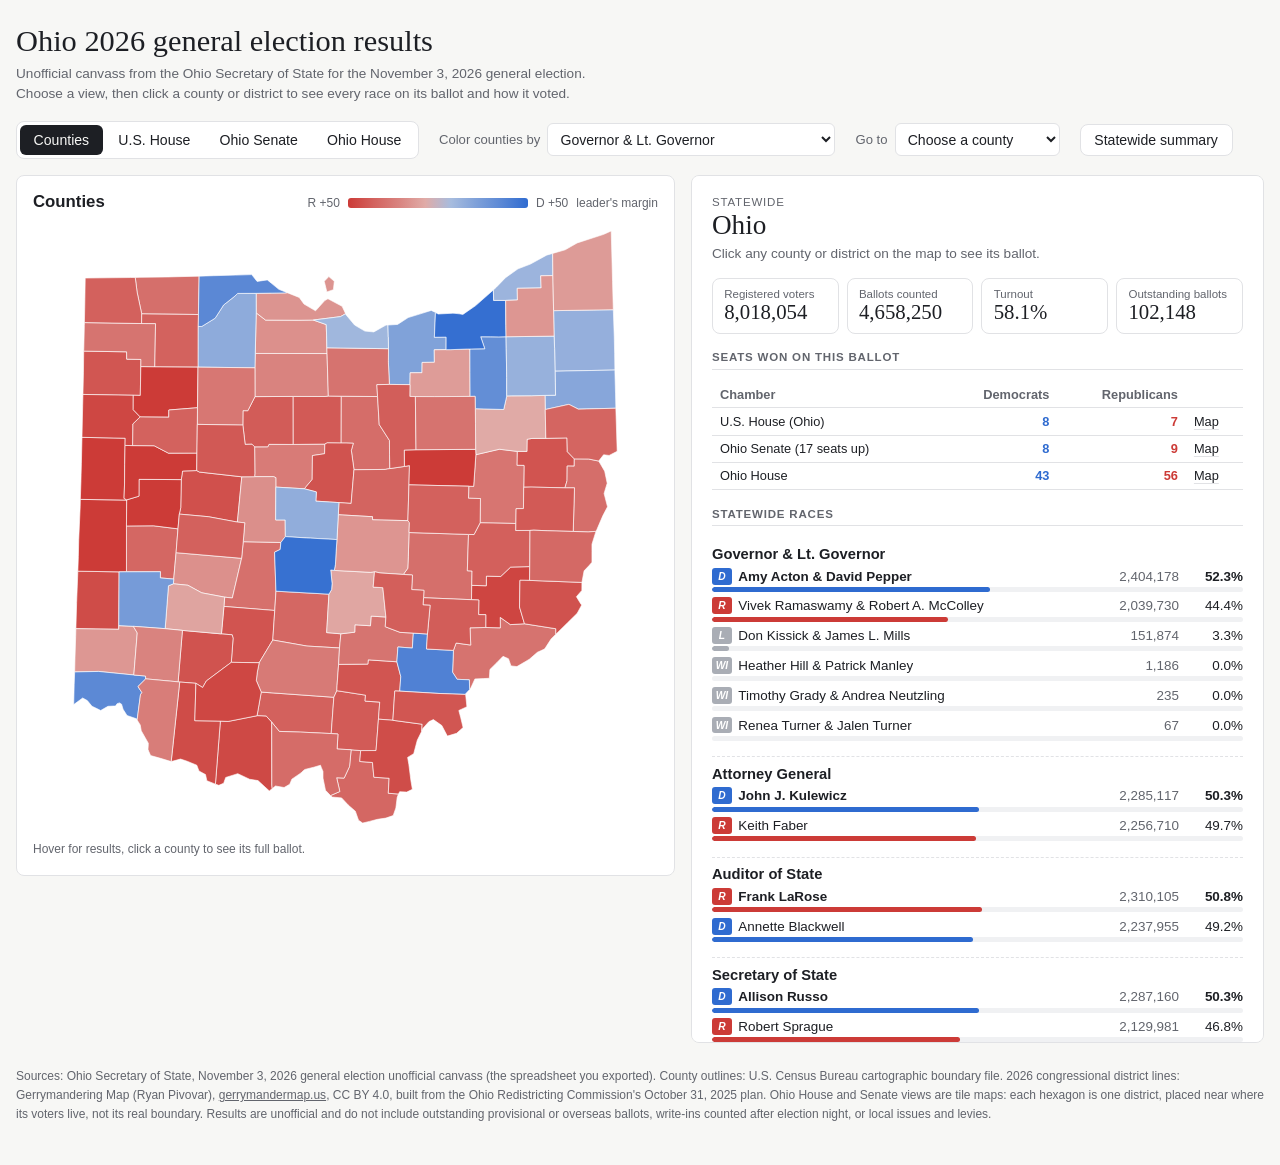
<file: ohio-2026-results-map.html>
<!doctype html>
<html lang="en">
<head>
<meta charset="utf-8">
<meta name="viewport" content="width=device-width, initial-scale=1">
<title>Ohio 2026 Results Map</title>
<style>
/* Layout: header with view controls, then map (left) beside a scrolling ballot panel (right); stacks at phone width. */
:root {
  --font-sans: -apple-system, BlinkMacSystemFont, "Segoe UI", Roboto, Helvetica, Arial, sans-serif;
  --font-serif: Georgia, "Times New Roman", serif;
  --bg: #f7f7f5; --fg: #1d1f24; --muted: #62656d; --panel: #ffffff; --line: #e1e2e5;
  --dem: #2f6bd0; --rep: #cc3b37; --oth: #a9adb5;
  --map-neutral: #eceae6; --map-ghost: #ecedef; --map-stroke: #ffffff; --map-mesh: #ffffff;
  --turnout-lo: #eef1f0; --turnout-hi: #2c7a72;
  --pop-bg: #ffffff; --pop-border: #d5d7db; --pop-shadow: 0 4px 16px rgba(0,0,0,.12);
  --chip: #f0f1f3; --focus: #1d1f24;
  --radius: 8px;
  color-scheme: light;
}
@media (prefers-color-scheme: dark) {
  :root:not([data-theme="light"]) {
    --bg: #16171a; --fg: #ececee; --muted: #a2a5ad; --panel: #1f2024; --line: #33353b;
    --dem: #4f86e6; --rep: #e0574f; --oth: #6d717a;
    --map-neutral: #34363c; --map-ghost: #2a2c31; --map-stroke: #16171a; --map-mesh: #16171a;
    --turnout-lo: #2a2e2e; --turnout-hi: #4fb3a8;
    --pop-bg: #26282d; --pop-border: #3a3c42; --pop-shadow: 0 4px 16px rgba(0,0,0,.5);
    --chip: #2b2d32; --focus: #ececee;
    color-scheme: dark;
  }
}
:root[data-theme="dark"] {
  --bg: #16171a; --fg: #ececee; --muted: #a2a5ad; --panel: #1f2024; --line: #33353b;
  --dem: #4f86e6; --rep: #e0574f; --oth: #6d717a;
  --map-neutral: #34363c; --map-ghost: #2a2c31; --map-stroke: #16171a; --map-mesh: #16171a;
  --turnout-lo: #2a2e2e; --turnout-hi: #4fb3a8;
  --pop-bg: #26282d; --pop-border: #3a3c42; --pop-shadow: 0 4px 16px rgba(0,0,0,.5);
  --chip: #2b2d32; --focus: #ececee;
  color-scheme: dark;
}
* { box-sizing: border-box; }
[hidden] { display: none !important; }
html, body { margin: 0; }
body { background: var(--bg); color: var(--fg); font-family: var(--font-sans); font-size: 14px;
  padding-block: 1.5rem 2.5rem; padding-left: max(16px, env(safe-area-inset-left, 0px)); padding-right: max(16px, env(safe-area-inset-right, 0px)); }
.wrap { max-width: 1320px; margin-inline: auto; display: flex; flex-direction: column; gap: 1rem; }
header h1 { font-family: var(--font-serif); font-weight: 400; font-size: 1.9rem; margin: 0 0 .3rem; text-wrap: balance; }
header p { margin: 0; color: var(--muted); font-size: .85rem; line-height: 1.5; max-width: 80ch; }
.controls { display: flex; flex-wrap: wrap; gap: .75rem 1.25rem; align-items: center; }
.seg { display: inline-flex; background: var(--panel); border: 1px solid var(--line); border-radius: var(--radius); padding: 3px; gap: 2px; flex-wrap: wrap; }
.seg button { font: inherit; font-size: .88rem; border: 0; background: transparent; color: var(--fg); padding: .45rem .85rem; border-radius: 6px; cursor: pointer; }
.seg button[aria-pressed="true"] { background: var(--fg); color: var(--bg); }
.seg button:hover:not([aria-pressed="true"]) { background: var(--chip); }
.field { display: inline-flex; align-items: center; gap: .45rem; font-size: .82rem; color: var(--muted); }
select { font: inherit; font-size: .88rem; color: var(--fg); background: var(--panel); border: 1px solid var(--line); border-radius: 6px; padding: .4rem .5rem; max-width: 18rem; }
button:focus-visible, select:focus-visible, [tabindex]:focus-visible { outline: 2px solid var(--focus); outline-offset: 2px; }
.main { display: grid; grid-template-columns: minmax(0, 1.15fr) minmax(0, 1fr); gap: 1rem; align-items: start; }
@media (max-width: 900px) { .main { grid-template-columns: minmax(0, 1fr); } }
.card { background: var(--panel); border: 1px solid var(--line); border-radius: var(--radius); }
.mapcard { position: sticky; top: 1rem; padding: 1rem; display: flex; flex-direction: column; gap: .6rem; min-width: 0; }
@media (max-width: 900px) { .mapcard { position: static; } }
.maphead { display: flex; justify-content: space-between; align-items: baseline; gap: .5rem 1rem; flex-wrap: wrap; }
.maphead h2 { margin: 0; font-size: 1.05rem; font-weight: 600; }
.legend { display: flex; align-items: center; gap: .5rem; font-size: .75rem; color: var(--muted); font-variant-numeric: tabular-nums; }
.legend .ramp { width: 180px; max-width: 40vw; height: 10px; border-radius: 3px; }
.mapbox { position: relative; }
#map { display: block; width: 100%; height: auto; max-height: calc(100vh - 290px); min-height: 320px; }
#map .shape { cursor: pointer; stroke: var(--map-stroke); stroke-width: 1; transition: opacity .15s; }
#map .shape:hover { stroke: var(--fg); stroke-width: 2; }
#map .shape.sel { stroke: var(--fg); stroke-width: 3.2; }
#map .shape.dim { opacity: .5; }
#map .ghost { fill: var(--map-ghost); stroke: var(--map-stroke); stroke-width: 1; pointer-events: none; }
#map .ghost.hl { fill: var(--map-neutral); stroke: var(--muted); }
#map .mesh { fill: none; stroke: var(--map-mesh); stroke-width: .8; stroke-opacity: .55; pointer-events: none; }
#map text { font-family: var(--font-sans); pointer-events: none; font-variant-numeric: tabular-nums; }
#map .lbl { font-size: 15px; font-weight: 600; text-anchor: middle; dominant-baseline: central; paint-order: stroke; stroke-width: 3px; stroke-linejoin: round; }
.mapnote { margin: 0; font-size: .75rem; color: var(--muted); line-height: 1.45; }
.tip { position: absolute; pointer-events: none; background: var(--pop-bg); border: 1px solid var(--pop-border); border-radius: var(--radius); box-shadow: var(--pop-shadow); padding: .4rem .6rem; font-size: .78rem; z-index: 5; min-width: 11rem; max-width: 16rem; font-variant-numeric: tabular-nums; }
.tip b { display: block; font-size: .85rem; margin-bottom: .15rem; }
.tip .r { display: flex; justify-content: space-between; gap: .75rem; }
.panel { padding: 1.25rem; display: flex; flex-direction: column; gap: 1.1rem; min-width: 0; max-height: calc(100vh - 2rem); overflow: auto; position: sticky; top: 1rem; }
@media (max-width: 900px) { .panel { max-height: none; position: static; } }
.eyebrow { font-size: .72rem; text-transform: uppercase; letter-spacing: .07em; color: var(--muted); margin: 0 0 .15rem; }
.panel h2 { font-family: var(--font-serif); font-weight: 400; font-size: 1.7rem; margin: 0; line-height: 1.15; }
.sub { color: var(--muted); font-size: .85rem; margin: .25rem 0 0; }
.stats { display: grid; grid-template-columns: repeat(auto-fit, minmax(7.5rem, 1fr)); gap: .5rem; }
.stat { border: 1px solid var(--line); border-radius: var(--radius); padding: .55rem .7rem; }
.stat span { display: block; font-size: .72rem; color: var(--muted); }
.stat strong { font-family: var(--font-serif); font-weight: 400; font-size: 1.3rem; font-variant-numeric: tabular-nums; }
.group h3 { font-size: .72rem; text-transform: uppercase; letter-spacing: .07em; color: var(--muted); margin: 0 0 .5rem; padding-bottom: .35rem; border-bottom: 1px solid var(--line); font-weight: 600; }
.group { display: flex; flex-direction: column; gap: .2rem; }
.race { padding: .55rem 0 .75rem; display: flex; flex-direction: column; gap: .35rem; }
.race + .race { border-top: 1px dashed var(--line); }
.rt { display: flex; align-items: baseline; justify-content: space-between; gap: .5rem; flex-wrap: wrap; }
.rt h4 { margin: 0; font-size: .92rem; font-weight: 600; }
.rt a, .linkbtn { color: inherit; font: inherit; background: none; border: 0; padding: 0; cursor: pointer; text-decoration: underline; text-decoration-color: var(--line); text-underline-offset: 3px; text-align: left; }
.rt a:hover, .linkbtn:hover { text-decoration-color: currentColor; }
.chips { display: inline-flex; gap: .3rem; flex-wrap: wrap; }
.chip { font-size: .68rem; padding: .1rem .45rem; border-radius: 999px; background: var(--chip); color: var(--muted); white-space: nowrap; }
.rnote { font-size: .74rem; color: var(--muted); margin: 0; }
.cand { display: grid; grid-template-columns: minmax(0, 1fr) auto 3.4rem; gap: .15rem .6rem; align-items: center; font-size: .84rem; font-variant-numeric: tabular-nums; }
.cand .nm { display: flex; align-items: center; gap: .4rem; min-width: 0; }
.cand .nm span { overflow: hidden; text-overflow: ellipsis; white-space: nowrap; }
.cand .vt { color: var(--muted); text-align: right; }
.cand .pc { text-align: right; }
.cand.lead .nm span, .cand.lead .pc { font-weight: 700; }
.cand .bar { grid-column: 1 / -1; height: 5px; background: var(--chip); border-radius: 3px; overflow: hidden; }
.cand .bar i { display: block; height: 100%; border-radius: 3px; }
.pt { flex: none; font-size: .64rem; font-weight: 700; width: 1.25rem; height: 1.05rem; display: inline-grid; place-items: center; border-radius: 3px; color: #fff; }
.pt.D { background: var(--dem); } .pt.R { background: var(--rep); } .pt.L, .pt.WI, .pt.NP { background: var(--oth); }
.check { color: var(--muted); font-size: .72rem; white-space: nowrap; }
.tbl { overflow-x: auto; }
table { border-collapse: collapse; width: 100%; font-size: .8rem; font-variant-numeric: tabular-nums; }
th { text-align: left; color: var(--muted); font-weight: 600; padding: .35rem .5rem; border-bottom: 1px solid var(--line); white-space: nowrap; }
td { padding: .35rem .5rem; border-bottom: 1px solid var(--line); white-space: nowrap; }
th.n, td.n { text-align: right; }
.mD { color: var(--dem); font-weight: 600; } .mR { color: var(--rep); font-weight: 600; } .mO { color: var(--muted); font-weight: 600; }
.hint { font-size: .85rem; color: var(--muted); margin: 0; padding: .6rem .75rem; border: 1px dashed var(--line); border-radius: var(--radius); }
footer { max-width: 1320px; margin: 1.5rem auto 0; font-size: .75rem; color: var(--muted); line-height: 1.6; }
footer a { color: inherit; }
@media (prefers-reduced-motion: reduce) { * { transition: none !important; } }
</style>
</head>
<body>
<div class="wrap">
  <header>
    <h1>Ohio 2026 general election results</h1>
    <p>Unofficial canvass from the Ohio Secretary of State for the November 3, 2026 general election. Choose a view, then click a county or district to see every race on its ballot and how it voted.</p>
  </header>

  <div class="controls">
    <div class="seg" role="group" aria-label="Map view">
      <button type="button" data-view="county" aria-pressed="true">Counties</button>
      <button type="button" data-view="ushouse" aria-pressed="false">U.S. House</button>
      <button type="button" data-view="senate" aria-pressed="false">Ohio Senate</button>
      <button type="button" data-view="house" aria-pressed="false">Ohio House</button>
    </div>
    <label class="field" id="colorField">Color counties by
      <select id="colorBy"></select>
    </label>
    <label class="field">Go to
      <select id="jump"></select>
    </label>
    <button type="button" class="seg" id="resetBtn" style="padding:.45rem .85rem;cursor:pointer;font:inherit;font-size:.88rem;color:var(--fg)">Statewide summary</button>
  </div>

  <div class="main">
    <div class="card mapcard">
      <div class="maphead">
        <h2 id="mapTitle">Counties</h2>
        <div class="legend" id="legend"></div>
      </div>
      <div class="mapbox" id="mapbox">
        <svg id="map" role="img" aria-label="Map of Ohio results"></svg>
        <div class="tip" id="tip" hidden></div>
      </div>
      <p class="mapnote" id="mapNote"></p>
    </div>
    <aside class="card panel" id="panel" aria-live="polite"></aside>
  </div>
</div>
<footer>
  Sources: Ohio Secretary of State, November 3, 2026 general election unofficial canvass (the spreadsheet you exported). County outlines: U.S. Census Bureau cartographic boundary file. 2026 congressional district lines: Gerrymandering Map (Ryan Pivovar), <a href="https://gerrymandermap.us">gerrymandermap.us</a>, CC BY 4.0, built from the Ohio Redistricting Commission's October 31, 2025 plan. Ohio House and Senate views are tile maps: each hexagon is one district, placed near where its voters live, not its real boundary. Results are unofficial and do not include outstanding provisional or overseas ballots, write-ins counted after election night, or local issues and levies.
</footer>

<script>
const DATA = {"counties": [{"name": "Adams", "region": "Southwest", "market": "Cincinnati", "registered": 17079, "ballots": 9169, "uocava": 4, "provisional": 129}, {"name": "Allen", "region": "West", "market": "Lima", "registered": 64090, "ballots": 35570, "uocava": 21, "provisional": 574}, {"name": "Ashland", "region": "Northeast", "market": "Cleveland", "registered": 33573, "ballots": 20233, "uocava": 5, "provisional": 345}, {"name": "Ashtabula", "region": "Northeast", "market": "Cleveland", "registered": 59015, "ballots": 33439, "uocava": 10, "provisional": 512}, {"name": "Athens", "region": "Southeast", "market": "Charleston", "registered": 36003, "ballots": 20572, "uocava": 63, "provisional": 1090}, {"name": "Auglaize", "region": "West", "market": "Dayton", "registered": 31951, "ballots": 19407, "uocava": 7, "provisional": 227}, {"name": "Belmont", "region": "Southeast", "market": "Wheeling", "registered": 42349, "ballots": 22332, "uocava": 12, "provisional": 180}, {"name": "Brown", "region": "Southwest", "market": "Cincinnati", "registered": 28907, "ballots": 15129, "uocava": 5, "provisional": 252}, {"name": "Butler", "region": "Southwest", "market": "Cincinnati", "registered": 249107, "ballots": 148257, "uocava": 84, "provisional": 3467}, {"name": "Carroll", "region": "Northeast", "market": "Cleveland", "registered": 17721, "ballots": 10449, "uocava": 3, "provisional": 141}, {"name": "Champaign", "region": "West", "market": "Dayton", "registered": 26379, "ballots": 15807, "uocava": 8, "provisional": 147}, {"name": "Clark", "region": "West", "market": "Dayton", "registered": 84737, "ballots": 49364, "uocava": 31, "provisional": 854}, {"name": "Clermont", "region": "Southwest", "market": "Cincinnati", "registered": 150008, "ballots": 90233, "uocava": 45, "provisional": 1357}, {"name": "Clinton", "region": "Southwest", "market": "Cincinnati", "registered": 27368, "ballots": 15623, "uocava": 9, "provisional": 221}, {"name": "Columbiana", "region": "Northeast", "market": "Youngstown", "registered": 63835, "ballots": 35214, "uocava": 13, "provisional": 447}, {"name": "Coshocton", "region": "Central", "market": "Columbus", "registered": 21640, "ballots": 11908, "uocava": 6, "provisional": 222}, {"name": "Crawford", "region": "Central", "market": "Columbus", "registered": 27358, "ballots": 14865, "uocava": 2, "provisional": 246}, {"name": "Cuyahoga", "region": "Northeast", "market": "Cleveland", "registered": 877987, "ballots": 482011, "uocava": 904, "provisional": 10877}, {"name": "Darke", "region": "West", "market": "Dayton", "registered": 33980, "ballots": 20253, "uocava": 3, "provisional": 296}, {"name": "Defiance", "region": "Northwest", "market": "Toledo", "registered": 25924, "ballots": 14795, "uocava": 4, "provisional": 192}, {"name": "Delaware", "region": "Central", "market": "Columbus", "registered": 170143, "ballots": 118305, "uocava": 83, "provisional": 2343}, {"name": "Erie", "region": "Northeast", "market": "Cleveland", "registered": 52488, "ballots": 32357, "uocava": 23, "provisional": 519}, {"name": "Fairfield", "region": "Central", "market": "Columbus", "registered": 112179, "ballots": 68988, "uocava": 52, "provisional": 1591}, {"name": "Fayette", "region": "Central", "market": "Columbus", "registered": 16900, "ballots": 9213, "uocava": 5, "provisional": 153}, {"name": "Franklin", "region": "Central", "market": "Columbus", "registered": 906080, "ballots": 511532, "uocava": 476, "provisional": 19486}, {"name": "Fulton", "region": "Northwest", "market": "Toledo", "registered": 28928, "ballots": 17637, "uocava": 16, "provisional": 220}, {"name": "Gallia", "region": "Southeast", "market": "Charleston", "registered": 18121, "ballots": 8795, "uocava": 0, "provisional": 158}, {"name": "Geauga", "region": "Northeast", "market": "Cleveland", "registered": 67221, "ballots": 45854, "uocava": 41, "provisional": 528}, {"name": "Greene", "region": "West", "market": "Dayton", "registered": 119802, "ballots": 74823, "uocava": 133, "provisional": 1522}, {"name": "Guernsey", "region": "Southeast", "market": "Wheeling", "registered": 23781, "ballots": 12904, "uocava": 3, "provisional": 158}, {"name": "Hamilton", "region": "Southwest", "market": "Cincinnati", "registered": 616754, "ballots": 345799, "uocava": 328, "provisional": 9553}, {"name": "Hancock", "region": "Northwest", "market": "Toledo", "registered": 49936, "ballots": 29241, "uocava": 21, "provisional": 330}, {"name": "Hardin", "region": "Central", "market": "Columbus", "registered": 17391, "ballots": 9202, "uocava": 2, "provisional": 114}, {"name": "Harrison", "region": "Southeast", "market": "Wheeling", "registered": 9439, "ballots": 5108, "uocava": 0, "provisional": 45}, {"name": "Henry", "region": "Northwest", "market": "Toledo", "registered": 18943, "ballots": 11351, "uocava": 2, "provisional": 151}, {"name": "Highland", "region": "Southwest", "market": "Cincinnati", "registered": 27110, "ballots": 14459, "uocava": 5, "provisional": 151}, {"name": "Hocking", "region": "Central", "market": "Columbus", "registered": 17600, "ballots": 9846, "uocava": 6, "provisional": 141}, {"name": "Holmes", "region": "Northeast", "market": "Cleveland", "registered": 17536, "ballots": 9071, "uocava": 5, "provisional": 131}, {"name": "Huron", "region": "Northeast", "market": "Cleveland", "registered": 35661, "ballots": 19947, "uocava": 8, "provisional": 315}, {"name": "Jackson", "region": "Southeast", "market": "Charleston", "registered": 19882, "ballots": 9883, "uocava": 1, "provisional": 201}, {"name": "Jefferson", "region": "Southeast", "market": "Wheeling", "registered": 42980, "ballots": 22467, "uocava": 5, "provisional": 288}, {"name": "Knox", "region": "Central", "market": "Columbus", "registered": 42036, "ballots": 24455, "uocava": 20, "provisional": 445}, {"name": "Lake", "region": "Northeast", "market": "Cleveland", "registered": 162900, "ballots": 107608, "uocava": 62, "provisional": 1698}, {"name": "Lawrence", "region": "Southeast", "market": "Charleston", "registered": 39188, "ballots": 18321, "uocava": 4, "provisional": 223}, {"name": "Licking", "region": "Central", "market": "Columbus", "registered": 126066, "ballots": 74969, "uocava": 41, "provisional": 1551}, {"name": "Logan", "region": "West", "market": "Dayton", "registered": 31471, "ballots": 18069, "uocava": 6, "provisional": 305}, {"name": "Lorain", "region": "Northeast", "market": "Cleveland", "registered": 217346, "ballots": 131571, "uocava": 90, "provisional": 2462}, {"name": "Lucas", "region": "Northwest", "market": "Toledo", "registered": 292506, "ballots": 155454, "uocava": 106, "provisional": 3095}, {"name": "Madison", "region": "Central", "market": "Columbus", "registered": 27460, "ballots": 16451, "uocava": 13, "provisional": 295}, {"name": "Mahoning", "region": "Northeast", "market": "Youngstown", "registered": 155267, "ballots": 90475, "uocava": 22, "provisional": 1386}, {"name": "Marion", "region": "Central", "market": "Columbus", "registered": 38719, "ballots": 20221, "uocava": 7, "provisional": 459}, {"name": "Medina", "region": "Northeast", "market": "Cleveland", "registered": 132460, "ballots": 86541, "uocava": 37, "provisional": 1250}, {"name": "Meigs", "region": "Southeast", "market": "Charleston", "registered": 14304, "ballots": 7699, "uocava": 2, "provisional": 88}, {"name": "Mercer", "region": "West", "market": "Dayton", "registered": 29035, "ballots": 18239, "uocava": 9, "provisional": 228}, {"name": "Miami", "region": "West", "market": "Dayton", "registered": 77679, "ballots": 46122, "uocava": 22, "provisional": 706}, {"name": "Monroe", "region": "Southeast", "market": "Wheeling", "registered": 8646, "ballots": 4933, "uocava": 2, "provisional": 25}, {"name": "Montgomery", "region": "West", "market": "Dayton", "registered": 365477, "ballots": 204603, "uocava": 236, "provisional": 4418}, {"name": "Morgan", "region": "Central", "market": "Columbus", "registered": 8758, "ballots": 4925, "uocava": 1, "provisional": 49}, {"name": "Morrow", "region": "Central", "market": "Columbus", "registered": 24096, "ballots": 14327, "uocava": 4, "provisional": 166}, {"name": "Muskingum", "region": "Central", "market": "Zanesville", "registered": 53143, "ballots": 29129, "uocava": 14, "provisional": 171}, {"name": "Noble", "region": "Southeast", "market": "Wheeling", "registered": 7828, "ballots": 4598, "uocava": 3, "provisional": 27}, {"name": "Ottawa", "region": "Northwest", "market": "Toledo", "registered": 29855, "ballots": 19458, "uocava": 6, "provisional": 199}, {"name": "Paulding", "region": "West", "market": "Ft. Wayne", "registered": 12226, "ballots": 9100, "uocava": 3, "provisional": 115}, {"name": "Perry", "region": "Central", "market": "Columbus", "registered": 22522, "ballots": 12678, "uocava": 6, "provisional": 178}, {"name": "Pickaway", "region": "Central", "market": "Columbus", "registered": 38625, "ballots": 22379, "uocava": 15, "provisional": 427}, {"name": "Pike", "region": "Central", "market": "Columbus", "registered": 17120, "ballots": 8693, "uocava": 2, "provisional": 200}, {"name": "Portage", "region": "Northeast", "market": "Cleveland", "registered": 108260, "ballots": 66771, "uocava": 37, "provisional": 1461}, {"name": "Preble", "region": "West", "market": "Dayton", "registered": 27856, "ballots": 15514, "uocava": 7, "provisional": 211}, {"name": "Putnam", "region": "Northwest", "market": "Toledo", "registered": 23637, "ballots": 15545, "uocava": 8, "provisional": 143}, {"name": "Richland", "region": "Northeast", "market": "Cleveland", "registered": 77903, "ballots": 44623, "uocava": 27, "provisional": 743}, {"name": "Ross", "region": "Central", "market": "Columbus", "registered": 45266, "ballots": 24858, "uocava": 17, "provisional": 440}, {"name": "Sandusky", "region": "Northwest", "market": "Toledo", "registered": 38736, "ballots": 22936, "uocava": 10, "provisional": 315}, {"name": "Scioto", "region": "Southeast", "market": "Charleston", "registered": 42745, "ballots": 21782, "uocava": 15, "provisional": 458}, {"name": "Seneca", "region": "Northwest", "market": "Toledo", "registered": 33949, "ballots": 19022, "uocava": 8, "provisional": 263}, {"name": "Shelby", "region": "West", "market": "Dayton", "registered": 32201, "ballots": 19145, "uocava": 7, "provisional": 368}, {"name": "Stark", "region": "Northeast", "market": "Cleveland", "registered": 247862, "ballots": 146486, "uocava": 79, "provisional": 2644}, {"name": "Summit", "region": "Northeast", "market": "Cleveland", "registered": 376027, "ballots": 228013, "uocava": 154, "provisional": 4611}, {"name": "Trumbull", "region": "Northeast", "market": "Youngstown", "registered": 131521, "ballots": 75531, "uocava": 29, "provisional": 1107}, {"name": "Tuscarawas", "region": "Northeast", "market": "Cleveland", "registered": 56552, "ballots": 32678, "uocava": 10, "provisional": 473}, {"name": "Union", "region": "Central", "market": "Columbus", "registered": 49629, "ballots": 31495, "uocava": 3, "provisional": 615}, {"name": "Van Wert", "region": "West", "market": "Ft. Wayne", "registered": 19963, "ballots": 10635, "uocava": 2, "provisional": 116}, {"name": "Vinton", "region": "Southeast", "market": "Charleston", "registered": 8059, "ballots": 3992, "uocava": 0, "provisional": 43}, {"name": "Warren", "region": "Southwest", "market": "Cincinnati", "registered": 177400, "ballots": 114078, "uocava": 79, "provisional": 1748}, {"name": "Washington", "region": "Southeast", "market": "Parkersburg", "registered": 41307, "ballots": 23083, "uocava": 10, "provisional": 401}, {"name": "Wayne", "region": "Northeast", "market": "Cleveland", "registered": 69028, "ballots": 41877, "uocava": 26, "provisional": 563}, {"name": "Williams", "region": "Northwest", "market": "Toledo", "registered": 24311, "ballots": 13741, "uocava": 4, "provisional": 177}, {"name": "Wood", "region": "Northwest", "market": "Toledo", "registered": 88811, "ballots": 55276, "uocava": 58, "provisional": 1355}, {"name": "Wyandot", "region": "Northwest", "market": "Toledo", "registered": 14412, "ballots": 8739, "uocava": 2, "provisional": 74}], "races": [{"id": "r0", "title": "Governor & Lt. Governor", "full": "Governor and Lieutenant Governor", "kind": "statewide", "district": null, "cands": [{"name": "Amy Acton & David Pepper", "party": "D"}, {"name": "Timothy Grady & Andrea Neutzling", "party": "WI"}, {"name": "Heather Hill & Patrick Manley", "party": "WI"}, {"name": "Don Kissick & James L. Mills", "party": "L"}, {"name": "Vivek Ramaswamy & Robert A. McColley", "party": "R"}, {"name": "Renea Turner & Jalen Turner", "party": "WI"}], "votes": {"Adams": [2292, 1, 11, 497, 6102, 1], "Allen": [11485, 1, 9, 1741, 22004, 1], "Ashland": [6259, 0, 4, 978, 12626, 0], "Ashtabula": [14375, 0, 9, 1577, 16531, 0], "Athens": [13308, 1, 1, 645, 6389, 0], "Auglaize": [4244, 1, 8, 870, 14106, 0], "Belmont": [7544, 0, 15, 989, 13416, 1], "Brown": [4104, 1, 8, 646, 10196, 0], "Butler": [65509, 4, 24, 4298, 76829, 3], "Carroll": [2945, 4, 5, 598, 6712, 1], "Champaign": [4913, 5, 18, 948, 9664, 2], "Clark": [20382, 1, 42, 2183, 25350, 10], "Clermont": [35208, 1, 13, 3094, 51058, 2], "Clinton": [4465, 0, 6, 715, 10253, 0], "Columbiana": [11561, 0, 13, 1626, 21559, 0], "Coshocton": [3786, 2, 10, 541, 7380, 0], "Crawford": [4483, 0, 6, 744, 9451, 0], "Cuyahoga": [344236, 17, 49, 10440, 121159, 3], "Darke": [4379, 2, 6, 908, 14699, 0], "Defiance": [5341, 1, 3, 714, 8501, 0], "Delaware": [62013, 6, 13, 2737, 52351, 0], "Erie": [15920, 0, 3, 1232, 14724, 0], "Fairfield": [31929, 2, 30, 2188, 34044, 0], "Fayette": [2666, 0, 5, 401, 5986, 0], "Franklin": [363745, 48, 132, 10586, 131513, 14], "Fulton": [6165, 0, 3, 841, 10337, 0], "Gallia": [2424, 1, 8, 307, 5898, 2], "Geauga": [19985, 2, 9, 1447, 23643, 0], "Greene": [34310, 1, 16, 2426, 37155, 0], "Guernsey": [4059, 0, 11, 637, 7996, 1], "Hamilton": [216201, 13, 35, 8049, 118273, 4], "Hancock": [10871, 3, 3, 1230, 16735, 0], "Hardin": [2721, 1, 5, 500, 5859, 0], "Harrison": [1494, 0, 4, 318, 3198, 0], "Henry": [3674, 0, 2, 488, 6995, 0], "Highland": [3675, 0, 6, 681, 9889, 2], "Hocking": [3554, 0, 5, 468, 5669, 0], "Holmes": [1813, 0, 1, 298, 6741, 0], "Huron": [7083, 1, 12, 1119, 11442, 0], "Jackson": [3049, 0, 5, 398, 6287, 0], "Jefferson": [7707, 0, 12, 1041, 12970, 0], "Knox": [8044, 3, 4, 950, 15071, 0], "Lake": [53646, 3, 13, 3852, 48277, 0], "Lawrence": [6162, 0, 2, 704, 11161, 0], "Licking": [32437, 11, 35, 2868, 38668, 2], "Logan": [4980, 1, 8, 939, 11856, 0], "Lorain": [71675, 4, 27, 4491, 53526, 1], "Lucas": [95956, 10, 17, 5305, 51251, 1], "Madison": [5872, 0, 9, 662, 9709, 2], "Mahoning": [47879, 1, 4, 3060, 37482, 1], "Marion": [7595, 1, 7, 979, 11323, 2], "Medina": [38701, 5, 9, 2690, 44003, 0], "Meigs": [2238, 0, 3, 329, 4951, 0], "Mercer": [3710, 2, 6, 628, 13665, 0], "Miami": [15391, 1, 12, 2085, 28048, 0], "Monroe": [1330, 0, 0, 285, 3146, 1], "Montgomery": [116335, 5, 36, 6092, 79905, 0], "Morgan": [1503, 0, 22, 219, 3061, 0], "Morrow": [4050, 1, 10, 730, 9325, 0], "Muskingum": [10213, 4, 51, 1336, 17147, 0], "Noble": [1113, 0, 4, 220, 3107, 0], "Ottawa": [8378, 0, 1, 773, 10052, 0], "Paulding": [2655, 1, 1, 406, 5861, 0], "Perry": [3960, 0, 10, 606, 7913, 0], "Pickaway": [7569, 2, 11, 882, 13632, 1], "Pike": [2811, 0, 8, 307, 5402, 0], "Portage": [33784, 10, 21, 2541, 29625, 1], "Preble": [4169, 1, 8, 676, 10457, 0], "Putnam": [2996, 0, 5, 691, 11681, 0], "Richland": [15626, 4, 8, 1791, 26531, 0], "Ross": [9468, 0, 4, 952, 14182, 1], "Sandusky": [9518, 3, 13, 1191, 11862, 2], "Scioto": [7741, 2, 13, 603, 13163, 0], "Seneca": [7380, 4, 8, 1047, 10290, 1], "Shelby": [4217, 0, 7, 784, 13919, 0], "Stark": [68025, 5, 41, 5617, 70964, 0], "Summit": [138467, 13, 61, 6668, 80257, 4], "Trumbull": [38197, 4, 19, 2847, 32968, 0], "Tuscarawas": [11867, 0, 1, 1438, 18676, 0], "Union": [13446, 0, 12, 994, 16734, 0], "Van Wert": [2701, 1, 2, 529, 7266, 0], "Vinton": [1144, 0, 2, 184, 2564, 0], "Warren": [45903, 0, 18, 3465, 63426, 0], "Washington": [8290, 0, 17, 1068, 13283, 0], "Wayne": [15259, 3, 11, 1624, 24376, 0], "Williams": [4302, 3, 16, 758, 8396, 0], "Wood": [28632, 5, 9, 2196, 23674, 0], "Wyandot": [2966, 2, 0, 668, 6204, 0]}, "total": [2404178, 235, 1186, 151874, 2039730, 67]}, {"id": "r1", "title": "Attorney General", "full": "Attorney General", "kind": "statewide", "district": null, "cands": [{"name": "Keith Faber", "party": "R"}, {"name": "John J. Kulewicz", "party": "D"}], "votes": {"Adams": [6819, 2057], "Allen": [24384, 10819], "Ashland": [13908, 5765], "Ashtabula": [18538, 13590], "Athens": [7335, 12807], "Auglaize": [15600, 3595], "Belmont": [14393, 7425], "Brown": [11123, 3758], "Butler": [82670, 61810], "Carroll": [7474, 2748], "Champaign": [10899, 4476], "Clark": [28621, 19803], "Clermont": [55309, 33247], "Clinton": [11189, 4108], "Columbiana": [23704, 10853], "Coshocton": [8237, 3408], "Crawford": [10446, 4169], "Cuyahoga": [134122, 333944], "Darke": [16250, 3795], "Defiance": [9422, 5016], "Delaware": [58638, 57569], "Erie": [16570, 14939], "Fairfield": [37773, 29716], "Fayette": [6595, 2405], "Franklin": [149267, 347362], "Fulton": [11651, 5591], "Gallia": [6356, 2251], "Geauga": [26069, 18565], "Greene": [41154, 32434], "Guernsey": [8818, 3772], "Hamilton": [130475, 209034], "Hancock": [18766, 9976], "Hardin": [6642, 2423], "Harrison": [3547, 1442], "Henry": [7717, 3324], "Highland": [10749, 3419], "Hocking": [6394, 3255], "Holmes": [7133, 1624], "Huron": [12735, 6681], "Jackson": [6889, 2763], "Jefferson": [13883, 7795], "Knox": [16412, 7511], "Lake": [53237, 50117], "Lawrence": [12063, 5981], "Licking": [43232, 30315], "Logan": [13204, 4489], "Lorain": [59305, 67982], "Lucas": [57408, 93830], "Madison": [10808, 5252], "Mahoning": [41512, 44824], "Marion": [12783, 7105], "Medina": [48461, 35828], "Meigs": [5274, 2075], "Mercer": [15020, 3011], "Miami": [31171, 14145], "Monroe": [3406, 1290], "Montgomery": [88777, 112018], "Morgan": [3407, 1361], "Morrow": [10249, 3708], "Muskingum": [18989, 9596], "Noble": [3354, 1037], "Ottawa": [11145, 7797], "Paulding": [6315, 2552], "Perry": [8779, 3589], "Pickaway": [15144, 6841], "Pike": [5819, 2598], "Portage": [32890, 32026], "Preble": [11596, 3744], "Putnam": [12832, 2479], "Richland": [28594, 14725], "Ross": [15641, 8831], "Sandusky": [13531, 8818], "Scioto": [13654, 7230], "Seneca": [11908, 6762], "Shelby": [15188, 3728], "Stark": [78988, 64218], "Summit": [89111, 132952], "Trumbull": [36924, 36123], "Tuscarawas": [20421, 11042], "Union": [18300, 12344], "Van Wert": [7922, 2574], "Vinton": [2801, 1063], "Warren": [68797, 43026], "Washington": [14402, 7693], "Wayne": [26998, 14042], "Williams": [9402, 3964], "Wood": [27011, 26711], "Wyandot": [6261, 2637]}, "total": [2256710, 2285117]}, {"id": "r2", "title": "Auditor of State", "full": "Auditor of State", "kind": "statewide", "district": null, "cands": [{"name": "Annette Blackwell", "party": "D"}, {"name": "Frank LaRose", "party": "R"}], "votes": {"Adams": [2081, 6813], "Allen": [11030, 24068], "Ashland": [5685, 14074], "Ashtabula": [13554, 19286], "Athens": [12744, 7433], "Auglaize": [3798, 15361], "Belmont": [7238, 14599], "Brown": [3703, 11182], "Butler": [61060, 84116], "Carroll": [2688, 7549], "Champaign": [4453, 10916], "Clark": [19614, 28691], "Clermont": [32760, 55856], "Clinton": [4103, 11155], "Columbiana": [10575, 24087], "Coshocton": [3389, 8274], "Crawford": [4153, 10444], "Cuyahoga": [327478, 141285], "Darke": [3986, 15958], "Defiance": [5024, 9418], "Delaware": [55877, 60310], "Erie": [14664, 16937], "Fairfield": [29085, 38597], "Fayette": [2383, 6642], "Franklin": [339653, 157332], "Fulton": [5470, 11784], "Gallia": [2236, 6364], "Geauga": [17986, 27087], "Greene": [31882, 41697], "Guernsey": [3760, 8876], "Hamilton": [205058, 134195], "Hancock": [9782, 19003], "Hardin": [2393, 6667], "Harrison": [1407, 3609], "Henry": [3281, 7775], "Highland": [3443, 10748], "Hocking": [3255, 6387], "Holmes": [1608, 7207], "Huron": [6590, 12881], "Jackson": [2723, 6963], "Jefferson": [7640, 14422], "Knox": [7387, 16550], "Lake": [48444, 55454], "Lawrence": [5924, 12086], "Licking": [29665, 43774], "Logan": [4498, 13206], "Lorain": [66354, 61296], "Lucas": [91167, 59661], "Madison": [5178, 10922], "Mahoning": [43353, 44031], "Marion": [6990, 12883], "Medina": [34727, 49857], "Meigs": [2074, 5213], "Mercer": [3244, 14728], "Miami": [13838, 31183], "Monroe": [1326, 3380], "Montgomery": [110621, 89974], "Morgan": [1341, 3449], "Morrow": [3689, 10314], "Muskingum": [9521, 19118], "Noble": [1029, 3357], "Ottawa": [7583, 11375], "Paulding": [2613, 6263], "Perry": [3533, 8841], "Pickaway": [6618, 15354], "Pike": [2569, 5805], "Portage": [31124, 33885], "Preble": [3825, 11491], "Putnam": [2617, 12667], "Richland": [14511, 29067], "Ross": [8688, 15801], "Sandusky": [8740, 13662], "Scioto": [7303, 14082], "Seneca": [6749, 11900], "Shelby": [3816, 15022], "Stark": [62564, 81101], "Summit": [128055, 93529], "Trumbull": [35124, 38525], "Tuscarawas": [10822, 20676], "Union": [11966, 18548], "Van Wert": [2656, 7821], "Vinton": [1068, 2818], "Warren": [42218, 69851], "Washington": [7571, 14221], "Wayne": [13776, 27338], "Williams": [3907, 9441], "Wood": [25713, 28189], "Wyandot": [2564, 6348]}, "total": [2237955, 2310105]}, {"id": "r3", "title": "Secretary of State", "full": "Secretary of State", "kind": "statewide", "district": null, "cands": [{"name": "Tom Pruss", "party": "L"}, {"name": "Allison Russo", "party": "D"}, {"name": "Robert Sprague", "party": "R"}], "votes": {"Adams": [318, 2065, 6488], "Allen": [1066, 11069, 23020], "Ashland": [708, 5650, 13318], "Ashtabula": [1111, 13637, 17916], "Athens": [634, 12806, 6723], "Auglaize": [535, 3841, 14786], "Belmont": [587, 7439, 13808], "Brown": [502, 3736, 10648], "Butler": [4427, 61584, 79233], "Carroll": [326, 2778, 7153], "Champaign": [613, 4463, 10298], "Clark": [1683, 19748, 26955], "Clermont": [3292, 32846, 52554], "Clinton": [579, 4080, 10669], "Columbiana": [1024, 10969, 22675], "Coshocton": [370, 3475, 7772], "Crawford": [516, 4142, 9968], "Cuyahoga": [10864, 333342, 123920], "Darke": [678, 4042, 15217], "Defiance": [541, 4933, 8977], "Delaware": [3122, 58009, 54802], "Erie": [968, 15169, 15419], "Fairfield": [2055, 29900, 35619], "Fayette": [283, 2438, 6291], "Franklin": [12391, 349023, 136382], "Fulton": [696, 5521, 11003], "Gallia": [184, 2227, 6229], "Geauga": [1361, 18548, 25060], "Greene": [2440, 32059, 39159], "Guernsey": [455, 3784, 8351], "Hamilton": [9323, 207835, 122455], "Hancock": [919, 9314, 18636], "Hardin": [286, 2382, 6413], "Harrison": [176, 1436, 3391], "Henry": [416, 3285, 7310], "Highland": [461, 3465, 10269], "Hocking": [328, 3325, 5967], "Holmes": [251, 1604, 6897], "Huron": [772, 6686, 11994], "Jackson": [262, 2784, 6644], "Jefferson": [697, 7753, 13564], "Knox": [787, 7511, 15707], "Lake": [3005, 50585, 50313], "Lawrence": [531, 5948, 11546], "Licking": [2519, 30227, 40767], "Logan": [587, 4526, 12577], "Lorain": [3837, 68419, 55322], "Lucas": [5628, 91670, 53734], "Madison": [583, 5362, 10164], "Mahoning": [2369, 46062, 39455], "Marion": [754, 7086, 12035], "Medina": [2604, 36050, 45581], "Meigs": [230, 2089, 5167], "Mercer": [464, 3384, 14076], "Miami": [1602, 14150, 29489], "Monroe": [138, 1300, 3239], "Montgomery": [6088, 111842, 82939], "Morgan": [127, 1362, 3289], "Morrow": [532, 3697, 9749], "Muskingum": [853, 9634, 18133], "Noble": [120, 1080, 3241], "Ottawa": [648, 7616, 10707], "Paulding": [295, 2514, 6087], "Perry": [390, 3670, 8286], "Pickaway": [710, 6926, 14322], "Pike": [258, 2648, 5528], "Portage": [2105, 32037, 30929], "Preble": [555, 3834, 10913], "Putnam": [379, 2619, 12295], "Richland": [1326, 14692, 27644], "Ross": [719, 8963, 14815], "Sandusky": [831, 8871, 12649], "Scioto": [514, 7375, 13514], "Seneca": [692, 6692, 11279], "Shelby": [553, 3847, 14483], "Stark": [4173, 65119, 74242], "Summit": [5738, 133587, 82672], "Trumbull": [1980, 36134, 35543], "Tuscarawas": [976, 11292, 19550], "Union": [921, 12492, 17391], "Van Wert": [394, 2588, 7504], "Vinton": [124, 1073, 2664], "Warren": [3504, 42803, 65498], "Washington": [685, 7706, 13926], "Wayne": [1226, 14167, 25699], "Williams": [533, 3850, 8946], "Wood": [1904, 26230, 25716], "Wyandot": [468, 2639, 6703]}, "total": [134179, 2287160, 2129981]}, {"id": "r4", "title": "Treasurer of State", "full": "Treasurer of State", "kind": "statewide", "district": null, "cands": [{"name": "Jay Edwards", "party": "R"}, {"name": "Seth Walsh", "party": "D"}], "votes": {"Adams": [6677, 2126], "Allen": [23687, 11317], "Ashland": [13814, 5781], "Ashtabula": [18426, 13874], "Athens": [7509, 12721], "Auglaize": [15138, 3908], "Belmont": [14266, 7400], "Brown": [11002, 3830], "Butler": [82461, 62200], "Carroll": [7391, 2774], "Champaign": [10758, 4508], "Clark": [28076, 20035], "Clermont": [54930, 33271], "Clinton": [11080, 4134], "Columbiana": [23387, 10849], "Coshocton": [8092, 3496], "Crawford": [10333, 4227], "Cuyahoga": [132293, 331826], "Darke": [15733, 4144], "Defiance": [9320, 5029], "Delaware": [58160, 56880], "Erie": [16101, 15207], "Fairfield": [37463, 29588], "Fayette": [6561, 2428], "Franklin": [148709, 343417], "Fulton": [11520, 5642], "Gallia": [6299, 2202], "Geauga": [26197, 18493], "Greene": [40903, 32401], "Guernsey": [8702, 3773], "Hamilton": [128291, 208399], "Hancock": [18655, 10002], "Hardin": [6482, 2508], "Harrison": [3538, 1429], "Henry": [7568, 3364], "Highland": [10497, 3486], "Hocking": [6365, 3289], "Holmes": [7072, 1622], "Huron": [12576, 6760], "Jackson": [6816, 2746], "Jefferson": [14006, 7850], "Knox": [16341, 7525], "Lake": [52779, 49790], "Lawrence": [12027, 5969], "Licking": [42909, 30252], "Logan": [13011, 4575], "Lorain": [58566, 67813], "Lucas": [57124, 93156], "Madison": [10671, 5316], "Mahoning": [41551, 45212], "Marion": [12706, 7105], "Medina": [47601, 35591], "Meigs": [5534, 1983], "Mercer": [14460, 3430], "Miami": [30656, 14270], "Monroe": [3335, 1324], "Montgomery": [86823, 112993], "Morgan": [3456, 1336], "Morrow": [10140, 3739], "Muskingum": [18781, 9664], "Noble": [3371, 1053], "Ottawa": [11062, 7796], "Paulding": [6253, 2582], "Perry": [8751, 3585], "Pickaway": [15009, 6838], "Pike": [5742, 2656], "Portage": [32585, 32003], "Preble": [11305, 3896], "Putnam": [12512, 2691], "Richland": [28700, 14721], "Ross": [15437, 8955], "Sandusky": [13250, 8849], "Scioto": [13743, 7376], "Seneca": [11749, 6839], "Shelby": [14849, 3901], "Stark": [78107, 64743], "Summit": [87245, 132541], "Trumbull": [36495, 36561], "Tuscarawas": [20392, 11211], "Union": [18187, 12268], "Van Wert": [7801, 2637], "Vinton": [2799, 1087], "Warren": [68451, 42886], "Washington": [14673, 7519], "Wayne": [26601, 14127], "Williams": [9264, 3967], "Wood": [26914, 26605], "Wyandot": [6186, 2674]}, "total": [2232758, 2282546]}, {"id": "r5", "title": "Justice of the Supreme Court, term from Jan 1, 2027", "full": "Justice of the Supreme Court Term Commencing 01/01/2027", "kind": "scourt", "district": null, "cands": [{"name": "Daniel R. Hawkins", "party": "R"}, {"name": "Marilyn Zayas", "party": "D"}], "votes": {"Adams": [6781, 2064], "Allen": [23581, 11355], "Ashland": [13805, 5842], "Ashtabula": [18563, 14032], "Athens": [7163, 12903], "Auglaize": [15076, 3966], "Belmont": [14238, 7488], "Brown": [11028, 3813], "Butler": [82289, 62754], "Carroll": [7367, 2818], "Champaign": [10698, 4578], "Clark": [28072, 20081], "Clermont": [54545, 33670], "Clinton": [11061, 4189], "Columbiana": [23442, 11087], "Coshocton": [8072, 3488], "Crawford": [10276, 4278], "Cuyahoga": [128698, 334256], "Darke": [15763, 4158], "Defiance": [9328, 5069], "Delaware": [57524, 57947], "Erie": [16049, 15294], "Fairfield": [37179, 30032], "Fayette": [6506, 2439], "Franklin": [146274, 347842], "Fulton": [11475, 5710], "Gallia": [6324, 2242], "Geauga": [25727, 18910], "Greene": [40673, 32862], "Guernsey": [8644, 3872], "Hamilton": [127527, 210009], "Hancock": [18582, 10115], "Hardin": [6505, 2506], "Harrison": [3516, 1457], "Henry": [7548, 3397], "Highland": [10604, 3474], "Hocking": [6236, 3332], "Holmes": [7086, 1638], "Huron": [12513, 6800], "Jackson": [6845, 2774], "Jefferson": [14059, 7820], "Knox": [16339, 7532], "Lake": [52542, 50653], "Lawrence": [12016, 5968], "Licking": [42656, 30554], "Logan": [12972, 4643], "Lorain": [57719, 68744], "Lucas": [56487, 93914], "Madison": [10604, 5317], "Mahoning": [40749, 46534], "Marion": [12548, 7268], "Medina": [47276, 36202], "Meigs": [5336, 2093], "Mercer": [14424, 3465], "Miami": [30628, 14551], "Monroe": [3325, 1319], "Montgomery": [86086, 113505], "Morgan": [3368, 1358], "Morrow": [10090, 3773], "Muskingum": [18758, 9692], "Noble": [3326, 1083], "Ottawa": [10952, 7945], "Paulding": [6247, 2590], "Perry": [8621, 3669], "Pickaway": [14940, 6900], "Pike": [5729, 2670], "Portage": [32193, 32462], "Preble": [11329, 3930], "Putnam": [12504, 2699], "Richland": [28501, 14980], "Ross": [15374, 8990], "Sandusky": [13197, 9009], "Scioto": [13988, 7456], "Seneca": [11676, 6947], "Shelby": [14746, 3965], "Stark": [77765, 65153], "Summit": [86853, 133788], "Trumbull": [36177, 36930], "Tuscarawas": [20392, 11256], "Union": [18196, 12502], "Van Wert": [7788, 2672], "Vinton": [2760, 1086], "Warren": [67902, 43624], "Washington": [14549, 7722], "Wayne": [26588, 14331], "Williams": [9246, 4010], "Wood": [26846, 26827], "Wyandot": [6178, 2704]}, "total": [2215728, 2307346]}, {"id": "r6", "title": "Justice of the Supreme Court, term from Jan 2, 2027", "full": "Justice of the Supreme Court Term Commencing 01/02/2027", "kind": "scourt", "district": null, "cands": [{"name": "Jennifer Brunner", "party": "D"}, {"name": "Colleen O'Donnell", "party": "R"}], "votes": {"Adams": [2150, 6668], "Allen": [11418, 23312], "Ashland": [5873, 13742], "Ashtabula": [14013, 18558], "Athens": [12984, 7031], "Auglaize": [4010, 15006], "Belmont": [7848, 13886], "Brown": [3883, 10936], "Butler": [63532, 81664], "Carroll": [2899, 7275], "Champaign": [4667, 10588], "Clark": [20415, 27682], "Clermont": [33945, 54231], "Clinton": [4279, 10946], "Columbiana": [11254, 23208], "Coshocton": [3614, 7974], "Crawford": [4393, 10156], "Cuyahoga": [333405, 130077], "Darke": [4288, 15645], "Defiance": [5178, 9219], "Delaware": [59098, 56402], "Erie": [15412, 15964], "Fairfield": [30382, 36701], "Fayette": [2510, 6452], "Franklin": [351504, 143285], "Fulton": [5831, 11355], "Gallia": [2317, 6268], "Geauga": [18905, 25766], "Greene": [33120, 40529], "Guernsey": [3994, 8529], "Hamilton": [209716, 127399], "Hancock": [10204, 18556], "Hardin": [2525, 6475], "Harrison": [1525, 3451], "Henry": [3469, 7492], "Highland": [3569, 10551], "Hocking": [3418, 6167], "Holmes": [1689, 6991], "Huron": [6842, 12462], "Jackson": [2890, 6755], "Jefferson": [8025, 13797], "Knox": [7774, 16056], "Lake": [50783, 52774], "Lawrence": [6068, 11897], "Licking": [31175, 42030], "Logan": [4726, 12899], "Lorain": [69078, 57968], "Lucas": [93954, 56480], "Madison": [5531, 10480], "Mahoning": [46407, 40700], "Marion": [7342, 12465], "Medina": [36304, 47404], "Meigs": [2179, 5201], "Mercer": [3579, 14348], "Miami": [14715, 30357], "Monroe": [1455, 3211], "Montgomery": [114371, 85390], "Morgan": [1413, 3323], "Morrow": [3917, 9966], "Muskingum": [10077, 18432], "Noble": [1140, 3257], "Ottawa": [7985, 10946], "Paulding": [2649, 6175], "Perry": [3816, 8510], "Pickaway": [7040, 14809], "Pike": [2755, 5607], "Portage": [32542, 32140], "Preble": [3993, 11240], "Putnam": [2786, 12409], "Richland": [15198, 28308], "Ross": [9203, 15141], "Sandusky": [9086, 13098], "Scioto": [7497, 13679], "Seneca": [6987, 11609], "Shelby": [3994, 14706], "Stark": [66243, 76934], "Summit": [133895, 86661], "Trumbull": [36987, 36007], "Tuscarawas": [11517, 20098], "Union": [12749, 17888], "Van Wert": [2698, 7766], "Vinton": [1120, 2720], "Warren": [44228, 67235], "Washington": [7973, 14181], "Wayne": [14339, 26473], "Williams": [4054, 9183], "Wood": [27159, 26587], "Wyandot": [2738, 6122]}, "total": [2324212, 2200021]}, {"id": "r7", "title": "U.S. Senator (unexpired term)", "full": "U.S. Senator Unexpired Term Ending 01/03/2029", "kind": "ussenate", "district": null, "cands": [{"name": "Sherrod Brown", "party": "D"}, {"name": "Stephen Faris", "party": "WI"}, {"name": "Anthony Holliman", "party": "WI"}, {"name": "Jon Husted", "party": "R"}, {"name": "Greg Levy", "party": "NP"}, {"name": "William B. Redpath", "party": "L"}, {"name": "Timothy Telymonde", "party": "WI"}], "votes": {"Adams": [2123, 2, 0, 6099, 289, 413, 0], "Allen": [11066, 3, 0, 21992, 823, 1337, 1], "Ashland": [5850, 1, 0, 12685, 519, 825, 1], "Ashtabula": [13879, 3, 0, 16910, 965, 1262, 0], "Athens": [12700, 3, 0, 6508, 575, 544, 0], "Auglaize": [3950, 2, 0, 14223, 379, 691, 0], "Belmont": [7479, 3, 0, 13263, 466, 796, 0], "Brown": [3791, 0, 0, 10189, 330, 637, 0], "Butler": [62334, 3, 1, 77463, 2760, 4024, 0], "Carroll": [2789, 4, 1, 6720, 292, 467, 0], "Champaign": [4670, 5, 3, 9623, 474, 735, 1], "Clark": [19722, 7, 3, 26179, 1250, 1655, 1], "Clermont": [33442, 5, 1, 51134, 1777, 3030, 1], "Clinton": [4242, 1, 0, 10056, 439, 666, 0], "Columbiana": [10928, 5, 0, 21637, 836, 1458, 0], "Coshocton": [3439, 1, 0, 7466, 305, 519, 0], "Crawford": [4217, 3, 0, 9505, 359, 604, 0], "Cuyahoga": [333139, 15, 4, 125283, 9153, 7913, 0], "Darke": [4169, 2, 0, 14682, 447, 743, 0], "Defiance": [4974, 0, 0, 8592, 368, 587, 0], "Delaware": [59368, 8, 0, 54128, 1368, 2421, 1], "Erie": [15343, 1, 0, 15021, 679, 920, 0], "Fairfield": [30259, 8, 1, 34785, 1218, 1945, 1], "Fayette": [2485, 0, 0, 6083, 194, 314, 0], "Franklin": [349983, 32, 5, 136999, 9345, 9025, 4], "Fulton": [5743, 1, 1, 10632, 334, 650, 0], "Gallia": [2328, 1, 1, 5812, 187, 335, 2], "Geauga": [19173, 2, 0, 24531, 509, 1226, 0], "Greene": [32693, 12, 1, 38276, 1201, 2089, 0], "Guernsey": [3845, 0, 0, 7959, 323, 562, 0], "Hamilton": [207080, 14, 1, 120368, 7456, 7283, 2], "Hancock": [10193, 1, 0, 16996, 526, 1187, 0], "Hardin": [2519, 2, 0, 5886, 254, 424, 0], "Harrison": [1433, 0, 0, 3155, 164, 275, 0], "Henry": [3420, 0, 0, 7062, 238, 437, 0], "Highland": [3520, 0, 0, 9792, 355, 602, 0], "Hocking": [3348, 0, 0, 5766, 240, 356, 0], "Holmes": [1684, 0, 0, 6764, 150, 292, 0], "Huron": [6826, 3, 0, 11372, 554, 898, 0], "Jackson": [2846, 0, 0, 6353, 206, 352, 0], "Jefferson": [7680, 5, 0, 13049, 568, 775, 0], "Knox": [7632, 1, 0, 15218, 482, 840, 0], "Lake": [51326, 2, 0, 49617, 1875, 3023, 0], "Lawrence": [5961, 0, 0, 11023, 414, 636, 0], "Licking": [30611, 7, 1, 39622, 1419, 2537, 0], "Logan": [4647, 1, 0, 11929, 419, 796, 0], "Lorain": [69179, 9, 3, 54610, 2438, 3579, 0], "Lucas": [92287, 3, 0, 52982, 3339, 4066, 0], "Madison": [5411, 1, 1, 9934, 337, 574, 0], "Mahoning": [45595, 3, 0, 39192, 1961, 2398, 0], "Marion": [7076, 5, 0, 11480, 518, 866, 1], "Medina": [36900, 2, 0, 44892, 1293, 2339, 0], "Meigs": [2159, 0, 0, 4877, 179, 290, 0], "Mercer": [3489, 0, 0, 13755, 286, 491, 0], "Miami": [14473, 2, 0, 28590, 869, 1704, 0], "Monroe": [1311, 0, 0, 3141, 135, 193, 0], "Montgomery": [111957, 10, 0, 81630, 3897, 5345, 2], "Morgan": [1408, 0, 0, 3125, 120, 178, 0], "Morrow": [3772, 1, 0, 9362, 342, 632, 0], "Muskingum": [9642, 0, 2, 17403, 656, 1119, 2], "Noble": [1049, 0, 0, 3114, 122, 198, 0], "Ottawa": [7932, 0, 0, 10362, 342, 595, 0], "Paulding": [2459, 1, 0, 5879, 194, 399, 0], "Perry": [3654, 0, 0, 8020, 300, 500, 0], "Pickaway": [7031, 4, 1, 13926, 433, 755, 1], "Pike": [2683, 0, 0, 5348, 183, 311, 0], "Portage": [31974, 7, 1, 30196, 1650, 2080, 1], "Preble": [3893, 6, 1, 10453, 312, 694, 0], "Putnam": [2767, 1, 0, 11891, 301, 438, 0], "Richland": [15058, 5, 0, 26596, 842, 1568, 0], "Ross": [9097, 0, 0, 14390, 417, 756, 0], "Sandusky": [9034, 8, 0, 11982, 597, 964, 0], "Scioto": [7464, 7, 0, 12944, 487, 603, 1], "Seneca": [6912, 1, 1, 10500, 522, 855, 2], "Shelby": [3928, 0, 0, 13993, 411, 649, 0], "Stark": [64324, 8, 0, 72025, 3464, 4809, 1], "Summit": [132890, 19, 0, 82026, 4761, 5597, 1], "Trumbull": [35990, 2, 0, 34046, 1905, 2409, 0], "Tuscarawas": [11221, 0, 0, 18735, 779, 1382, 0], "Union": [12758, 2, 0, 17020, 496, 893, 0], "Van Wert": [2547, 0, 0, 7213, 278, 473, 0], "Vinton": [1096, 0, 0, 2526, 82, 199, 0], "Warren": [43962, 4, 0, 64230, 1764, 3131, 0], "Washington": [7788, 0, 1, 13423, 560, 867, 0], "Wayne": [14278, 4, 0, 24699, 854, 1469, 0], "Williams": [3968, 1, 1, 8619, 382, 558, 0], "Wood": [27102, 5, 0, 24602, 1071, 1697, 0], "Wyandot": [2675, 1, 0, 5610, 1146, 543, 0]}, "total": [2301042, 291, 36, 2077748, 94509, 128272, 27]}, {"id": "r8", "title": "U.S. House, District 1", "full": "Representative to Congress - District 01", "kind": "ushouse", "district": 1, "cands": [{"name": "Eric Conroy", "party": "R"}, {"name": "Greg Landsman", "party": "D"}, {"name": "Nathan Weise", "party": "L"}], "votes": {"Clinton": [10514, 4282, 571], "Hamilton": [64690, 126859, 4902], "Warren": [64139, 45312, 3202]}, "total": [139343, 176453, 8675]}, {"id": "r9", "title": "U.S. House, District 2", "full": "Representative to Congress - District 02", "kind": "ushouse", "district": 2, "cands": [{"name": "Jen Mazzuckelli", "party": "D"}, {"name": "David J. Taylor", "party": "R"}], "votes": {"Adams": [2013, 6827], "Athens": [12848, 7136], "Brown": [3694, 11195], "Clermont": [33196, 54879], "Gallia": [2208, 6414], "Hocking": [3311, 6269], "Jackson": [2740, 6941], "Lawrence": [5887, 12123], "Meigs": [2070, 5322], "Morgan": [1357, 3377], "Perry": [919, 2309], "Pike": [2584, 5795], "Ross": [8817, 15580], "Scioto": [7220, 13968], "Vinton": [1059, 2798], "Washington": [7715, 14478]}, "total": [97638, 175411]}, {"id": "r10", "title": "U.S. House, District 3", "full": "Representative to Congress - District 03", "kind": "ushouse", "district": 3, "cands": [{"name": "Joyce Beatty", "party": "D"}, {"name": "Cleophus Dulaney", "party": "R"}], "votes": {"Franklin": [231925, 68407]}, "total": [231925, 68407]}, {"id": "r11", "title": "U.S. House, District 4", "full": "Representative to Congress - District 04", "kind": "ushouse", "district": 4, "cands": [{"name": "Jim Jordan", "party": "R"}, {"name": "Joshua D. Kolasinski", "party": "D"}, {"name": "Tracey L. Tackett", "party": "NP"}], "votes": {"Allen": [23341, 10980, 914], "Auglaize": [15089, 3729, 428], "Champaign": [10562, 4011, 971], "Clark": [20792, 12914, 5645], "Delaware": [18364, 17814, 841], "Hardin": [6474, 2358, 266], "Logan": [12842, 4388, 601], "Marion": [12480, 6800, 695], "Mercer": [14437, 3278, 286], "Morrow": [10056, 3584, 419], "Richland": [12370, 6909, 494], "Shelby": [14837, 3763, 383], "Union": [17776, 12368, 817], "Van Wert": [7664, 2601, 245]}, "total": [197084, 95497, 13005]}, {"id": "r12", "title": "U.S. House, District 5", "full": "Representative to Congress - District 05", "kind": "ushouse", "district": 5, "cands": [{"name": "Bob Latta", "party": "R"}, {"name": "Brian A. Shaver", "party": "D"}, {"name": "Michael J. Veloff", "party": "L"}], "votes": {"Crawford": [10164, 4020, 469], "Hancock": [18603, 9448, 881], "Huron": [12446, 6436, 663], "Lorain": [57199, 67018, 3251], "Richland": [15572, 7581, 721], "Sandusky": [13357, 8428, 751], "Seneca": [11492, 6713, 598], "Wood": [18374, 15979, 1083], "Wyandot": [6175, 2519, 1160]}, "total": [163382, 128142, 9577]}, {"id": "r13", "title": "U.S. House, District 6", "full": "Representative to Congress - District 06", "kind": "ushouse", "district": 6, "cands": [{"name": "Elizabeth Kirtley", "party": "D"}, {"name": "Michael A. Rulli", "party": "R"}], "votes": {"Belmont": [7465, 14304], "Carroll": [2797, 7372], "Columbiana": [10668, 24054], "Harrison": [1464, 3512], "Holmes": [144, 1319], "Jefferson": [7758, 14067], "Mahoning": [34798, 29955], "Stark": [27595, 40441], "Tuscarawas": [11467, 19972], "Wayne": [3154, 8679]}, "total": [107310, 163675]}, {"id": "r14", "title": "U.S. House, District 7", "full": "Representative to Congress - District 07", "kind": "ushouse", "district": 7, "cands": [{"name": "Thahbia Asad", "party": "WI"}, {"name": "Andrey Joseph Martinichin", "party": "WI"}, {"name": "Max Miller", "party": "R"}, {"name": "Brian Poindexter", "party": "D"}], "votes": {"Ashland": [0, 12, 12690, 6318], "Cuyahoga": [3, 138, 76425, 123741], "Medina": [2, 65, 42877, 38695], "Wayne": [0, 22, 16185, 11860]}, "total": [5, 237, 148177, 180614]}, {"id": "r15", "title": "U.S. House, District 8", "full": "Representative to Congress - District 08", "kind": "ushouse", "district": 8, "cands": [{"name": "Warren Davidson", "party": "R"}, {"name": "Vanessa Enoch", "party": "D"}], "votes": {"Butler": [67007, 53098], "Darke": [15941, 4090], "Hamilton": [57493, 85348], "Miami": [16871, 8344], "Preble": [11377, 3948]}, "total": [168689, 154828]}, {"id": "r16", "title": "U.S. House, District 9", "full": "Representative to Congress - District 09", "kind": "ushouse", "district": 9, "cands": [{"name": "Marcy Kaptur", "party": "D"}, {"name": "Kathy McKinstry", "party": "WI"}, {"name": "Derek Merrin", "party": "R"}], "votes": {"Defiance": [5464, 13, 8926], "Erie": [16368, 11, 15431], "Fulton": [6360, 6, 10934], "Henry": [3810, 0, 7264], "Lucas": [97958, 95, 54022], "Ottawa": [8599, 11, 10555], "Paulding": [2626, 7, 6221], "Putnam": [3042, 7, 12219], "Williams": [4387, 9, 9000], "Wood": [10692, 16, 8258]}, "total": [159306, 175, 142830]}, {"id": "r17", "title": "U.S. House, District 10", "full": "Representative to Congress - District 10", "kind": "ushouse", "district": 10, "cands": [{"name": "Kristina Knickerbocker", "party": "D"}, {"name": "Thomas F. McMasters", "party": "L"}, {"name": "Mike Turner", "party": "R"}], "votes": {"Butler": [9717, 871, 14876], "Greene": [31489, 2254, 40450], "Montgomery": [107818, 5781, 88760]}, "total": [149024, 8906, 144086]}, {"id": "r18", "title": "U.S. House, District 11", "full": "Representative to Congress - District 11", "kind": "ushouse", "district": 11, "cands": [{"name": "Shontel M. Brown", "party": "D"}, {"name": "Mike Kirchner", "party": "R"}], "votes": {"Cuyahoga": [219971, 43373]}, "total": [219971, 43373]}, {"id": "r19", "title": "U.S. House, District 12", "full": "Representative to Congress - District 12", "kind": "ushouse", "district": 12, "cands": [{"name": "Troy Balderson", "party": "R"}, {"name": "Jerrad Christian", "party": "D"}], "votes": {"Coshocton": [8327, 3418], "Delaware": [38620, 40415], "Fairfield": [37511, 29878], "Guernsey": [8965, 3717], "Holmes": [5731, 1527], "Knox": [16361, 7661], "Licking": [43451, 30356], "Monroe": [3310, 1367], "Muskingum": [19833, 9061], "Noble": [3402, 1027], "Perry": [6415, 2784]}, "total": [191926, 131211]}, {"id": "r20", "title": "U.S. House, District 13", "full": "Representative to Congress - District 13", "kind": "ushouse", "district": 13, "cands": [{"name": "Carey Coleman", "party": "R"}, {"name": "Sandeep Dixit", "party": "NP"}, {"name": "Emilia Sykes", "party": "D"}], "votes": {"Portage": [5845, 328, 12513], "Stark": [34555, 1104, 39670], "Summit": [81678, 3672, 138410]}, "total": [122078, 5104, 190593]}, {"id": "r21", "title": "U.S. House, District 14", "full": "Representative to Congress - District 14", "kind": "ushouse", "district": 14, "cands": [{"name": "David P. Joyce", "party": "R"}, {"name": "Maria Jukic", "party": "D"}], "votes": {"Ashtabula": [19302, 13506], "Geauga": [26947, 18183], "Lake": [54846, 49716], "Mahoning": [13438, 10184], "Portage": [26843, 19566], "Trumbull": [38091, 35496]}, "total": [179467, 146651]}, {"id": "r22", "title": "U.S. House, District 15", "full": "Representative to Congress - District 15", "kind": "ushouse", "district": 15, "cands": [{"name": "Brennan Barrington", "party": "L"}, {"name": "Mike Carey", "party": "R"}, {"name": "Gary Josephson", "party": "WI"}, {"name": "Don Leonard", "party": "D"}, {"name": "Samuel Ronan", "party": "WI"}], "votes": {"Clark": [317, 5984, 0, 3049, 1], "Fayette": [307, 6357, 0, 2390, 0], "Franklin": [5023, 69270, 2, 122451, 100], "Highland": [449, 10429, 0, 3343, 0], "Madison": [590, 10259, 0, 5325, 3], "Miami": [737, 13518, 0, 5866, 0], "Pickaway": [712, 14408, 2, 6863, 1]}, "total": [8135, 130225, 4, 149287, 105]}, {"id": "r23", "title": "Court of Appeals, District 12 (term from 01/01/2027)", "full": "Judge of the Court of Appeals - District 12 Term Commencing 01/01/2027", "kind": "coa", "district": 12, "cands": [{"name": "Willa Concannon", "party": "WI"}], "votes": {"Brown": [816], "Butler": [7791], "Clermont": [1021], "Clinton": [316], "Fayette": [492], "Madison": [144], "Preble": [212], "Warren": [8530]}, "total": [19322]}, {"id": "r24", "title": "Court of Appeals, District 1 (term from 02/09/2027)", "full": "Judge of the Court of Appeals - District 01 Term Commencing 02/09/2027", "kind": "coa", "district": 1, "cands": [{"name": "Ginger S. Bock", "party": "D"}], "votes": {"Hamilton": [231836]}, "total": [231836]}, {"id": "r25", "title": "Court of Appeals, District 2 (term from 02/09/2027)", "full": "Judge of the Court of Appeals - District 02 Term Commencing 02/09/2027", "kind": "coa", "district": 2, "cands": [{"name": "Chris Epley", "party": "R"}], "votes": {"Champaign": [11419], "Clark": [33373], "Darke": [17329], "Greene": [51556], "Miami": [34472], "Montgomery": [118448]}, "total": [266597]}, {"id": "r26", "title": "Court of Appeals, District 3 (term from 02/09/2027)", "full": "Judge of the Court of Appeals - District 03 Term Commencing 02/09/2027", "kind": "coa", "district": 3, "cands": [{"name": "Mark C. Miller", "party": "R"}], "votes": {"Allen": [27194], "Auglaize": [16232], "Crawford": [12023], "Defiance": [10838], "Hancock": [22012], "Hardin": [7302], "Henry": [8436], "Logan": [14106], "Marion": [15366], "Mercer": [15355], "Paulding": [6877], "Putnam": [13178], "Seneca": [14754], "Shelby": [15920], "Union": [22563], "Van Wert": [8721], "Wyandot": [7203]}, "total": [238080]}, {"id": "r27", "title": "Court of Appeals, District 4 (term from 02/09/2027)", "full": "Judge of the Court of Appeals - District 04 Term Commencing 02/09/2027", "kind": "coa", "district": 4, "cands": [{"name": "Jayme Hartley Fountain", "party": "R"}, {"name": "Todd L. Grace", "party": "D"}], "votes": {"Adams": [6496, 2076], "Athens": [6781, 13206], "Gallia": [6212, 2291], "Highland": [9496, 2831], "Hocking": [6179, 3323], "Jackson": [6617, 2653], "Lawrence": [11851, 6069], "Meigs": [5060, 2050], "Pickaway": [15127, 6644], "Pike": [5584, 2691], "Ross": [15196, 9062], "Scioto": [13644, 7475], "Vinton": [2675, 1102], "Washington": [14295, 7859]}, "total": [125213, 69332]}, {"id": "r28", "title": "Court of Appeals, District 5 (term from 02/09/2027)", "full": "Judge of the Court of Appeals - District 05 Term Commencing 02/09/2027", "kind": "coa", "district": 5, "cands": [{"name": "Matthew George", "party": "R"}], "votes": {"Ashland": [15686], "Coshocton": [9359], "Delaware": [76973], "Fairfield": [46366], "Guernsey": [9908], "Holmes": [7006], "Knox": [18406], "Licking": [53638], "Morgan": [3632], "Morrow": [10967], "Muskingum": [21903], "Perry": [9655], "Richland": [33544], "Stark": [104365], "Tuscarawas": [23911]}, "total": [445319]}, {"id": "r29", "title": "Court of Appeals, District 6 (term from 02/09/2027)", "full": "Judge of the Court of Appeals - District 06 Term Commencing 02/09/2027", "kind": "coa", "district": 6, "cands": [{"name": "Michael R. Goulding", "party": "R"}], "votes": {"Erie": [21075], "Fulton": [13299], "Huron": [14355], "Lucas": [90815], "Ottawa": [13641], "Sandusky": [15662], "Williams": [9749], "Wood": [36750]}, "total": [215346]}, {"id": "r30", "title": "Court of Appeals, District 7 (term from 02/09/2027)", "full": "Judge of the Court of Appeals - District 07 Term Commencing 02/09/2027", "kind": "coa", "district": 7, "cands": [{"name": "Molly K. Johnson", "party": "R"}], "votes": {"Belmont": [16083], "Carroll": [8089], "Columbiana": [27017], "Harrison": [3892], "Jefferson": [15551], "Mahoning": [54615], "Monroe": [3521], "Noble": [3519]}, "total": [132287]}, {"id": "r31", "title": "Court of Appeals, District 8 (term from 02/09/2027)", "full": "Judge of the Court of Appeals - District 08 Term Commencing 02/09/2027", "kind": "coa", "district": 8, "cands": [{"name": "Jeffrey A. Crossman", "party": "D"}], "votes": {"Cuyahoga": [314608]}, "total": [314608]}, {"id": "r32", "title": "Court of Appeals, District 9 (term from 02/09/2027)", "full": "Judge of the Court of Appeals - District 09 Term Commencing 02/09/2027", "kind": "coa", "district": 9, "cands": [{"name": "Cynthia Curtin", "party": "R"}, {"name": "Betty Sutton", "party": "D"}], "votes": {"Lorain": [55033, 71736], "Medina": [45666, 37712], "Summit": [82343, 137637], "Wayne": [25926, 14787]}, "total": [208968, 261872]}, {"id": "r33", "title": "Court of Appeals, District 10 (term from 02/09/2027)", "full": "Judge of the Court of Appeals - District 10 Term Commencing 02/09/2027", "kind": "coa", "district": 10, "cands": [{"name": "Michael C. Mentel", "party": "D"}], "votes": {"Franklin": [312138]}, "total": [312138]}, {"id": "r34", "title": "Court of Appeals, District 11 (term from 02/09/2027)", "full": "Judge of the Court of Appeals - District 11 Term Commencing 02/09/2027", "kind": "coa", "district": 11, "cands": [{"name": "Marisa L. Cornachio", "party": "R"}], "votes": {"Ashtabula": [23241], "Geauga": [31431], "Lake": [65156], "Portage": [41056], "Trumbull": [45561]}, "total": [206445]}, {"id": "r35", "title": "Court of Appeals, District 12 (term from 02/09/2027)", "full": "Judge of the Court of Appeals - District 12 Term Commencing 02/09/2027", "kind": "coa", "district": 12, "cands": [{"name": "Robert A. Hendrickson", "party": "R"}], "votes": {"Brown": [12331], "Butler": [101534], "Clermont": [63017], "Clinton": [11770], "Fayette": [7226], "Madison": [11792], "Preble": [12657], "Warren": [76547]}, "total": [296874]}, {"id": "r36", "title": "Court of Appeals, District 6 (term from 02/10/2027)", "full": "Judge of the Court of Appeals - District 06 Term Commencing 02/10/2027", "kind": "coa", "district": 6, "cands": [{"name": "Myron C. Duhart", "party": "D"}, {"name": "CJ Kamm", "party": "R"}], "votes": {"Erie": [14826, 16227], "Fulton": [5676, 11323], "Huron": [6723, 12353], "Lucas": [95109, 53780], "Ottawa": [7872, 10681], "Sandusky": [9015, 12704], "Williams": [3981, 9044], "Wood": [27123, 25771]}, "total": [170325, 151883]}, {"id": "r37", "title": "Court of Appeals, District 7 (term from 02/10/2027)", "full": "Judge of the Court of Appeals - District 07 Term Commencing 02/10/2027", "kind": "coa", "district": 7, "cands": [{"name": "Mark Anthony Hanni", "party": "R"}, {"name": "Katherine Rudzik", "party": "D"}], "votes": {"Belmont": [14054, 7550], "Carroll": [7239, 2829], "Columbiana": [22930, 11433], "Harrison": [3485, 1484], "Jefferson": [13829, 7901], "Mahoning": [39361, 47860], "Monroe": [3280, 1316], "Noble": [3249, 1082]}, "total": [107427, 81455]}, {"id": "r38", "title": "Court of Appeals, District 8 (term from 02/10/2027)", "full": "Judge of the Court of Appeals - District 08 Term Commencing 02/10/2027", "kind": "coa", "district": 8, "cands": [{"name": "Michael John Ryan", "party": "D"}], "votes": {"Cuyahoga": [311341]}, "total": [311341]}, {"id": "r39", "title": "Court of Appeals, District 11 (term from 02/10/2027)", "full": "Judge of the Court of Appeals - District 11 Term Commencing 02/10/2027", "kind": "coa", "district": 11, "cands": [{"name": "Robert J. Patton", "party": "R"}], "votes": {"Ashtabula": [23072], "Geauga": [31400], "Lake": [64878], "Portage": [41167], "Trumbull": [45193]}, "total": [205710]}, {"id": "r40", "title": "Court of Appeals, District 8 (term from 02/11/2027)", "full": "Judge of the Court of Appeals - District 08 Term Commencing 02/11/2027", "kind": "coa", "district": 8, "cands": [{"name": "Emanuella D. Groves", "party": "D"}], "votes": {"Cuyahoga": [303325]}, "total": [303325]}, {"id": "r41", "title": "Court of Appeals, District 8 (term from 02/12/2027)", "full": "Judge of the Court of Appeals - District 08 Term Commencing 02/12/2027", "kind": "coa", "district": 8, "cands": [{"name": "Anthony Alto", "party": "R"}, {"name": "Anita Laster Mays", "party": "D"}], "votes": {"Cuyahoga": [119725, 316329]}, "total": [119725, 316329]}, {"id": "r42", "title": "Court of Appeals, District 10 (term from 07/01/2027)", "full": "Judge of the Court of Appeals - District 10 Term Commencing 07/01/2027", "kind": "coa", "district": 10, "cands": [{"name": "Terri Jamison", "party": "D"}], "votes": {"Franklin": [310844]}, "total": [310844]}, {"id": "r43", "title": "Court of Appeals, District 8", "full": "Judge of the Court of Appeals - District 08 Unexpired Term Ending 12/31/2028", "kind": "coa", "district": 8, "cands": [{"name": "Ashley Kilbane", "party": "D"}], "votes": {"Cuyahoga": [304299]}, "total": [304299]}, {"id": "r44", "title": "Court of Appeals, District 9", "full": "Judge of the Court of Appeals - District 09 Unexpired Term Ending 02/09/2029", "kind": "coa", "district": 9, "cands": [{"name": "Tavia Galonski", "party": "D"}, {"name": "Nathan Manning", "party": "R"}], "votes": {"Lorain": [63629, 62635], "Medina": [34341, 48164], "Summit": [130466, 87323], "Wayne": [13630, 26780]}, "total": [242066, 224902]}, {"id": "r45", "title": "Ohio Senate, District 1", "full": "State Senator - District 01", "kind": "senate", "district": 1, "cands": [{"name": "Craig S. Riedel", "party": "R"}], "votes": {"Defiance": [10775], "Fulton": [13217], "Hancock": [21355], "Hardin": [7245], "Henry": [8108], "Logan": [5411], "Paulding": [6700], "Putnam": [13067], "Van Wert": [8702], "Williams": [9870]}, "total": [104450]}, {"id": "r46", "title": "Ohio Senate, District 3", "full": "State Senator - District 03", "kind": "senate", "district": 3, "cands": [{"name": "Stacie A. Baker", "party": "D"}, {"name": "Michele Reynolds", "party": "R"}], "votes": {"Franklin": [55226, 36708], "Madison": [5271, 10694], "Pickaway": [6841, 15048]}, "total": [67338, 62450]}, {"id": "r47", "title": "Ohio Senate, District 5", "full": "State Senator - District 05", "kind": "senate", "district": 5, "cands": [{"name": "Jeffrey Harris", "party": "D"}, {"name": "Phil Plummer", "party": "R"}], "votes": {"Butler": [2223, 5752], "Darke": [1141, 5197], "Miami": [13957, 31310], "Montgomery": [29722, 36930], "Preble": [3787, 11402]}, "total": [50830, 90591]}, {"id": "r48", "title": "Ohio Senate, District 7", "full": "State Senator - District 07", "kind": "senate", "district": 7, "cands": [{"name": "Zac Haines", "party": "R"}, {"name": "Cara Jacob", "party": "D"}], "votes": {"Hamilton": [21085, 34071], "Warren": [67072, 44602]}, "total": [88157, 78673]}, {"id": "r49", "title": "Ohio Senate, District 9", "full": "State Senator - District 09", "kind": "senate", "district": 9, "cands": [{"name": "Catherine Ingram", "party": "D"}, {"name": "Linda D. Matthews", "party": "R"}], "votes": {"Hamilton": [95580, 24602]}, "total": [95580, 24602]}, {"id": "r50", "title": "Ohio Senate, District 11", "full": "State Senator - District 11", "kind": "senate", "district": 11, "cands": [{"name": "Paula Hicks-Hudson", "party": "D"}, {"name": "James Nowak", "party": "R"}, {"name": "Kenneth W. Sharp", "party": "L"}], "votes": {"Lucas": [71502, 32277, 3647]}, "total": [71502, 32277, 3647]}, {"id": "r51", "title": "Ohio Senate, District 13", "full": "State Senator - District 13", "kind": "senate", "district": 13, "cands": [{"name": "Gayle Manning", "party": "R"}, {"name": "Joe Miller", "party": "D"}], "votes": {"Huron": [11572, 5650], "Lorain": [62201, 65989]}, "total": [73773, 71639]}, {"id": "r52", "title": "Ohio Senate, District 15", "full": "State Senator - District 15", "kind": "senate", "district": 15, "cands": [{"name": "Joseph Healy", "party": "R"}, {"name": "Latyna M. Humphrey", "party": "D"}], "votes": {"Franklin": [16340, 92772]}, "total": [16340, 92772]}, {"id": "r53", "title": "Ohio Senate, District 17", "full": "State Senator - District 17", "kind": "senate", "district": 17, "cands": [{"name": "Brian A. Deer", "party": "D"}, {"name": "Shane Wilkin", "party": "R"}], "votes": {"Fayette": [2438, 6514], "Gallia": [2294, 6322], "Highland": [3585, 10302], "Hocking": [3352, 6195], "Jackson": [2803, 6854], "Lawrence": [6192, 11803], "Perry": [1330, 2752], "Pike": [2628, 5775], "Ross": [8964, 15356], "Vinton": [1093, 2742]}, "total": [34679, 74615]}, {"id": "r54", "title": "Ohio Senate, District 19", "full": "State Senator - District 19", "kind": "senate", "district": 19, "cands": [{"name": "Scott Charland", "party": "D"}, {"name": "Ryan Rivers", "party": "R"}], "votes": {"Coshocton": [3439, 8166], "Delaware": [57801, 57150], "Holmes": [1647, 7097], "Knox": [7548, 16292]}, "total": [70435, 88705]}, {"id": "r55", "title": "Ohio Senate, District 21", "full": "State Senator - District 21", "kind": "senate", "district": 21, "cands": [{"name": "Mikhail Alterman", "party": "R"}, {"name": "Kent Smith", "party": "D"}], "votes": {"Cuyahoga": [16916, 117874]}, "total": [16916, 117874]}, {"id": "r56", "title": "Ohio Senate, District 23", "full": "State Senator - District 23", "kind": "senate", "district": 23, "cands": [{"name": "Robert E. Dintaman", "party": "R"}, {"name": "Bride Rose Sweeney", "party": "D"}], "votes": {"Cuyahoga": [26491, 94458]}, "total": [26491, 94458]}, {"id": "r57", "title": "Ohio Senate, District 25", "full": "State Senator - District 25", "kind": "senate", "district": 25, "cands": [{"name": "Raisheda D. Angus", "party": "WI"}, {"name": "Bill DeMora", "party": "D"}, {"name": "Don Roberts", "party": "R"}], "votes": {"Franklin": [86, 89559, 34116]}, "total": [86, 89559, 34116]}, {"id": "r58", "title": "Ohio Senate, District 27", "full": "State Senator - District 27", "kind": "senate", "district": 27, "cands": [{"name": "Steve Demetriou", "party": "R"}, {"name": "Mike Roberto", "party": "D"}], "votes": {"Geauga": [6602, 6383], "Portage": [32405, 32541], "Summit": [36125, 47667]}, "total": [75132, 86591]}, {"id": "r59", "title": "Ohio Senate, District 29", "full": "State Senator - District 29", "kind": "senate", "district": 29, "cands": [{"name": "Jane Timken", "party": "R"}, {"name": "Thomas West", "party": "D"}], "votes": {"Stark": [74864, 61071]}, "total": [74864, 61071]}, {"id": "r60", "title": "Ohio Senate, District 31", "full": "State Senator - District 31", "kind": "senate", "district": 31, "cands": [{"name": "Al Landis", "party": "R"}, {"name": "Laura Sirot", "party": "D"}], "votes": {"Guernsey": [5856, 3051], "Muskingum": [18528, 9951], "Stark": [5427, 2372], "Tuscarawas": [21426, 10632], "Wayne": [26186, 14666]}, "total": [77423, 40672]}, {"id": "r61", "title": "Ohio Senate, District 33", "full": "State Senator - District 33", "kind": "senate", "district": 33, "cands": [{"name": "Al Cutrona", "party": "R"}, {"name": "Michael L. Kripchak", "party": "D"}], "votes": {"Carroll": [7220, 2929], "Columbiana": [23189, 11285], "Mahoning": [41763, 46136]}, "total": [72172, 60350]}, {"id": "r62", "title": "Ohio House, District 1", "full": "State Representative - District 01", "kind": "house", "district": 1, "cands": [{"name": "Joel A. Greff", "party": "R"}, {"name": "Dontavius Jarrells", "party": "D"}], "votes": {"Franklin": [5937, 33077]}, "total": [5937, 33077]}, {"id": "r63", "title": "Ohio House, District 2", "full": "State Representative - District 02", "kind": "house", "district": 2, "cands": [{"name": "Charity Martin King", "party": "D"}], "votes": {"Franklin": [30880]}, "total": [30880]}, {"id": "r64", "title": "Ohio House, District 3", "full": "State Representative - District 03", "kind": "house", "district": 3, "cands": [{"name": "Elegant Afriyie", "party": "WI"}, {"name": "Bernadine Kennedy Kent", "party": "R"}, {"name": "Ismail Mohamed", "party": "D"}], "votes": {"Franklin": [34, 5365, 28140]}, "total": [34, 5365, 28140]}, {"id": "r65", "title": "Ohio House, District 4", "full": "State Representative - District 04", "kind": "house", "district": 4, "cands": [{"name": "Beryl Brown Piccolantonio", "party": "D"}], "votes": {"Franklin": [42617]}, "total": [42617]}, {"id": "r66", "title": "Ohio House, District 5", "full": "State Representative - District 05", "kind": "house", "district": 5, "cands": [{"name": "Richard Cole", "party": "R"}, {"name": "Eboney C. Eldridge", "party": "WI"}, {"name": "Meredith R Lawson Rowe", "party": "D"}], "votes": {"Franklin": [13233, 19, 28216]}, "total": [13233, 19, 28216]}, {"id": "r67", "title": "Ohio House, District 6", "full": "State Representative - District 06", "kind": "house", "district": 6, "cands": [{"name": "Christine Cockley", "party": "D"}, {"name": "Matthew Jackson", "party": "R"}], "votes": {"Franklin": [22431, 11220]}, "total": [22431, 11220]}, {"id": "r68", "title": "Ohio House, District 7", "full": "State Representative - District 07", "kind": "house", "district": 7, "cands": [{"name": "Ukeme Awakessien Jeter", "party": "D"}, {"name": "Cameron Koffel", "party": "NP"}, {"name": "William Mercier", "party": "R"}], "votes": {"Franklin": [35462, 2932, 12259]}, "total": [35462, 2932, 12259]}, {"id": "r69", "title": "Ohio House, District 8", "full": "State Representative - District 08", "kind": "house", "district": 8, "cands": [{"name": "Kelly Hunter- Kalagidis", "party": "R"}, {"name": "Anita Somani", "party": "D"}], "votes": {"Franklin": [14567, 35305]}, "total": [14567, 35305]}, {"id": "r70", "title": "Ohio House, District 9", "full": "State Representative - District 09", "kind": "house", "district": 9, "cands": [{"name": "Munira Yasin Abdullahi", "party": "D"}, {"name": "Bruce Euans", "party": "R"}], "votes": {"Franklin": [28319, 10645]}, "total": [28319, 10645]}, {"id": "r71", "title": "Ohio House, District 10", "full": "State Representative - District 10", "kind": "house", "district": 10, "cands": [{"name": "Denise D'Angelo", "party": "R"}, {"name": "Mark Sigrist", "party": "D"}], "votes": {"Franklin": [18169, 26428]}, "total": [18169, 26428]}, {"id": "r72", "title": "Ohio House, District 11", "full": "State Representative - District 11", "kind": "house", "district": 11, "cands": [{"name": "Shawn Kaeser", "party": "R"}, {"name": "Crystal Lett", "party": "D"}], "votes": {"Franklin": [21452, 35397]}, "total": [21452, 35397]}, {"id": "r73", "title": "Ohio House, District 12", "full": "State Representative - District 12", "kind": "house", "district": 12, "cands": [{"name": "Brian Stewart", "party": "R"}, {"name": "Lee Yarsky", "party": "D"}], "votes": {"Franklin": [3521, 2444], "Madison": [10700, 5167], "Pickaway": [14755, 6973]}, "total": [28976, 14584]}, {"id": "r74", "title": "Ohio House, District 13", "full": "State Representative - District 13", "kind": "house", "district": 13, "cands": [{"name": "Billy Fronimo", "party": "R"}, {"name": "Tristan W. Rader", "party": "D"}], "votes": {"Cuyahoga": [6387, 32911]}, "total": [6387, 32911]}, {"id": "r75", "title": "Ohio House, District 14", "full": "State Representative - District 14", "kind": "house", "district": 14, "cands": [{"name": "Sean Patrick Brennan", "party": "D"}, {"name": "David J. Morgan", "party": "R"}], "votes": {"Cuyahoga": [25387, 13259]}, "total": [25387, 13259]}, {"id": "r76", "title": "Ohio House, District 15", "full": "State Representative - District 15", "kind": "house", "district": 15, "cands": [{"name": "Daniel Conway", "party": "R"}, {"name": "Chris Glassburn", "party": "D"}], "votes": {"Cuyahoga": [16670, 26147]}, "total": [16670, 26147]}, {"id": "r77", "title": "Ohio House, District 16", "full": "State Representative - District 16", "kind": "house", "district": 16, "cands": [{"name": "Scott DiMauro", "party": "D"}, {"name": "Sophia Tjotjos", "party": "R"}], "votes": {"Cuyahoga": [35072, 19535]}, "total": [35072, 19535]}, {"id": "r78", "title": "Ohio House, District 17", "full": "State Representative - District 17", "kind": "house", "district": 17, "cands": [{"name": "Megan Coy", "party": "D"}, {"name": "Mike Dovilla", "party": "R"}], "votes": {"Cuyahoga": [28778, 26334]}, "total": [28778, 26334]}, {"id": "r79", "title": "Ohio House, District 18", "full": "State Representative - District 18", "kind": "house", "district": 18, "cands": [{"name": "Maureen Lynn", "party": "R"}, {"name": "Davida Russell", "party": "D"}], "votes": {"Cuyahoga": [4494, 46320]}, "total": [4494, 46320]}, {"id": "r80", "title": "Ohio House, District 19", "full": "State Representative - District 19", "kind": "house", "district": 19, "cands": [{"name": "Ed Hargate", "party": "R"}, {"name": "Nicole Sigurdson", "party": "D"}], "votes": {"Cuyahoga": [21726, 34676]}, "total": [21726, 34676]}, {"id": "r81", "title": "Ohio House, District 20", "full": "State Representative - District 20", "kind": "house", "district": 20, "cands": [{"name": "Eugene Miller", "party": "D"}], "votes": {"Cuyahoga": [23546]}, "total": [23546]}, {"id": "r82", "title": "Ohio House, District 21", "full": "State Representative - District 21", "kind": "house", "district": 21, "cands": [{"name": "Tina Barhams", "party": "R"}, {"name": "Eric Synenberg", "party": "D"}], "votes": {"Cuyahoga": [7743, 39650]}, "total": [7743, 39650]}, {"id": "r83", "title": "Ohio House, District 22", "full": "State Representative - District 22", "kind": "house", "district": 22, "cands": [{"name": "Darnell T. Brewer", "party": "D"}], "votes": {"Cuyahoga": [31270]}, "total": [31270]}, {"id": "r84", "title": "Ohio House, District 23", "full": "State Representative - District 23", "kind": "house", "district": 23, "cands": [{"name": "Julie A. Belich", "party": "R"}, {"name": "Daniel P. Troy", "party": "D"}], "votes": {"Cuyahoga": [2054, 5554], "Lake": [21262, 26559]}, "total": [23316, 32113]}, {"id": "r85", "title": "Ohio House, District 24", "full": "State Representative - District 24", "kind": "house", "district": 24, "cands": [{"name": "Dani Isaacsohn", "party": "D"}], "votes": {"Hamilton": [25507]}, "total": [25507]}, {"id": "r86", "title": "Ohio House, District 25", "full": "State Representative - District 25", "kind": "house", "district": 25, "cands": [{"name": "Cecil Thomas", "party": "D"}], "votes": {"Hamilton": [30656]}, "total": [30656]}, {"id": "r87", "title": "Ohio House, District 26", "full": "State Representative - District 26", "kind": "house", "district": 26, "cands": [{"name": "Tom Brinkman", "party": "R"}, {"name": "Ashley Bryant Bailey", "party": "D"}], "votes": {"Hamilton": [13687, 39842]}, "total": [13687, 39842]}, {"id": "r88", "title": "Ohio House, District 27", "full": "State Representative - District 27", "kind": "house", "district": 27, "cands": [{"name": "Nancy Reed Aichholz", "party": "R"}, {"name": "Rachel Baker", "party": "D"}], "votes": {"Hamilton": [24535, 36956]}, "total": [24535, 36956]}, {"id": "r89", "title": "Ohio House, District 28", "full": "State Representative - District 28", "kind": "house", "district": 28, "cands": [{"name": "Karen Brownlee", "party": "D"}, {"name": "Jill Cole", "party": "R"}], "votes": {"Hamilton": [33453, 21664]}, "total": [33453, 21664]}, {"id": "r90", "title": "Ohio House, District 29", "full": "State Representative - District 29", "kind": "house", "district": 29, "cands": [{"name": "Cindy Abrams", "party": "R"}, {"name": "Jonathan R. Bradner", "party": "D"}], "votes": {"Hamilton": [23820, 23801]}, "total": [23820, 23801]}, {"id": "r91", "title": "Ohio House, District 30", "full": "State Representative - District 30", "kind": "house", "district": 30, "cands": [{"name": "Mike Odioso", "party": "R"}, {"name": "Caleb Price", "party": "D"}], "votes": {"Hamilton": [32622, 18958]}, "total": [32622, 18958]}, {"id": "r92", "title": "Ohio House, District 31", "full": "State Representative - District 31", "kind": "house", "district": 31, "cands": [{"name": "Mike Kahoe", "party": "R"}, {"name": "J. Noah Spinner", "party": "D"}], "votes": {"Summit": [23580, 31326]}, "total": [23580, 31326]}, {"id": "r93", "title": "Ohio House, District 32", "full": "State Representative - District 32", "kind": "house", "district": 32, "cands": [{"name": "Jack K. Daniels", "party": "R"}, {"name": "Djordjije Popovic", "party": "D"}], "votes": {"Summit": [22977, 20932]}, "total": [22977, 20932]}, {"id": "r94", "title": "Ohio House, District 33", "full": "State Representative - District 33", "kind": "house", "district": 33, "cands": [{"name": "Napoleon Rodgers Jr", "party": "R"}, {"name": "Veronica Sims", "party": "D"}], "votes": {"Summit": [7825, 31061]}, "total": [7825, 31061]}, {"id": "r95", "title": "Ohio House, District 34", "full": "State Representative - District 34", "kind": "house", "district": 34, "cands": [{"name": "Derrick Hall", "party": "D"}, {"name": "Craig A. Shubert", "party": "R"}], "votes": {"Summit": [32503, 20644]}, "total": [32503, 20644]}, {"id": "r96", "title": "Ohio House, District 35", "full": "State Representative - District 35", "kind": "house", "district": 35, "cands": [{"name": "Samantha Salamon", "party": "D"}, {"name": "Vik Sandhu", "party": "R"}], "votes": {"Geauga": [6717, 6197], "Portage": [9470, 9197], "Summit": [17958, 11764]}, "total": [34145, 27158]}, {"id": "r97", "title": "Ohio House, District 36", "full": "State Representative - District 36", "kind": "house", "district": 36, "cands": [{"name": "Chuck Horn", "party": "NP"}, {"name": "Rose Lounsbury", "party": "D"}, {"name": "Andrea White", "party": "R"}], "votes": {"Montgomery": [1095, 25727, 19496]}, "total": [1095, 25727, 19496]}, {"id": "r98", "title": "Ohio House, District 37", "full": "State Representative - District 37", "kind": "house", "district": 37, "cands": [{"name": "Tom Herner", "party": "D"}, {"name": "Tom Young", "party": "R"}], "votes": {"Montgomery": [26227, 26093]}, "total": [26227, 26093]}, {"id": "r99", "title": "Ohio House, District 38", "full": "State Representative - District 38", "kind": "house", "district": 38, "cands": [{"name": "Desiree Tims", "party": "D"}], "votes": {"Montgomery": [30408]}, "total": [30408]}, {"id": "r100", "title": "Ohio House, District 39", "full": "State Representative - District 39", "kind": "house", "district": 39, "cands": [{"name": "Mark Campbell", "party": "R"}, {"name": "Daquan Neal", "party": "D"}], "votes": {"Montgomery": [21219, 22677]}, "total": [21219, 22677]}, {"id": "r101", "title": "Ohio House, District 40", "full": "State Representative - District 40", "kind": "house", "district": 40, "cands": [{"name": "Rodney Creech", "party": "R"}, {"name": "Timothy B. Hornbacker", "party": "D"}, {"name": "Joshua A. Umbaugh", "party": "L"}], "votes": {"Butler": [5576, 2114, 319], "Montgomery": [13825, 7312, 1039], "Preble": [10250, 4034, 890]}, "total": [29651, 13460, 2248]}, {"id": "r102", "title": "Ohio House, District 41", "full": "State Representative - District 41", "kind": "house", "district": 41, "cands": [{"name": "Ian Chamberlin", "party": "R"}, {"name": "Erika White", "party": "D"}], "votes": {"Lucas": [14161, 27357]}, "total": [14161, 27357]}, {"id": "r103", "title": "Ohio House, District 42", "full": "State Representative - District 42", "kind": "house", "district": 42, "cands": [{"name": "Robert McMahon", "party": "R"}, {"name": "Elgin Rogers Jr.", "party": "D"}], "votes": {"Lucas": [8500, 20675]}, "total": [8500, 20675]}, {"id": "r104", "title": "Ohio House, District 43", "full": "State Representative - District 43", "kind": "house", "district": 43, "cands": [{"name": "Michele Grim", "party": "D"}, {"name": "Zach Hall", "party": "L"}, {"name": "David Karmol", "party": "R"}], "votes": {"Lucas": [23569, 1185, 11070]}, "total": [23569, 1185, 11070]}, {"id": "r105", "title": "Ohio House, District 44", "full": "State Representative - District 44", "kind": "house", "district": 44, "cands": [{"name": "David J. Fournier", "party": "D"}, {"name": "Edward L. Schimmel", "party": "R"}, {"name": "Lyndsey A. Stough", "party": "NP"}], "votes": {"Lucas": [21171, 20978, 1951], "Ottawa": [1472, 2102, 107], "Wood": [3913, 3532, 255]}, "total": [26556, 26612, 2313]}, {"id": "r106", "title": "Ohio House, District 45", "full": "State Representative - District 45", "kind": "house", "district": 45, "cands": [{"name": "Jennifer Gross", "party": "R"}, {"name": "Jayson Ameer Rasheed", "party": "D"}], "votes": {"Butler": [29055, 22859]}, "total": [29055, 22859]}, {"id": "r107", "title": "Ohio House, District 46", "full": "State Representative - District 46", "kind": "house", "district": 46, "cands": [{"name": "Thomas Hall", "party": "R"}, {"name": "Benjamin McCall", "party": "D"}], "votes": {"Butler": [27016, 19133]}, "total": [27016, 19133]}, {"id": "r108", "title": "Ohio House, District 47", "full": "State Representative - District 47", "kind": "house", "district": 47, "cands": [{"name": "Jordan Haire", "party": "D"}, {"name": "Diane Mullins", "party": "R"}, {"name": "Jason Purviance", "party": "L"}], "votes": {"Butler": [17136, 20424, 1241]}, "total": [17136, 20424, 1241]}, {"id": "r109", "title": "Ohio House, District 48", "full": "State Representative - District 48", "kind": "house", "district": 48, "cands": [{"name": "Christina M. Hagan", "party": "R"}, {"name": "Nick Morris", "party": "D"}], "votes": {"Stark": [30370, 22688]}, "total": [30370, 22688]}, {"id": "r110", "title": "Ohio House, District 49", "full": "State Representative - District 49", "kind": "house", "district": 49, "cands": [{"name": "Krista L Allison", "party": "D"}, {"name": "Jim Thomas", "party": "R"}], "votes": {"Stark": [21425, 17582]}, "total": [21425, 17582]}, {"id": "r111", "title": "Ohio House, District 50", "full": "State Representative - District 50", "kind": "house", "district": 50, "cands": [{"name": "Rylan Z. Finzer", "party": "D"}, {"name": "Matthew Kishman", "party": "R"}], "votes": {"Stark": [17784, 25435]}, "total": [17784, 25435]}, {"id": "r112", "title": "Ohio House, District 51", "full": "State Representative - District 51", "kind": "house", "district": 51, "cands": [{"name": "Amanda Fontana", "party": "D"}, {"name": "Jodi Salvo", "party": "R"}], "votes": {"Stark": [2324, 5452], "Tuscarawas": [11490, 20518]}, "total": [13814, 25970]}, {"id": "r113", "title": "Ohio House, District 52", "full": "State Representative - District 52", "kind": "house", "district": 52, "cands": [{"name": "Mike Baker", "party": "D"}, {"name": "Cliff Winkel", "party": "R"}], "votes": {"Lorain": [28230, 23228]}, "total": [28230, 23228]}, {"id": "r114", "title": "Ohio House, District 53", "full": "State Representative - District 53", "kind": "house", "district": 53, "cands": [{"name": "Bradley Lacko", "party": "R"}, {"name": "Matt Lundy", "party": "D"}], "votes": {"Lorain": [17523, 27024]}, "total": [17523, 27024]}, {"id": "r115", "title": "Ohio House, District 54", "full": "State Representative - District 54", "kind": "house", "district": 54, "cands": [{"name": "Brenda Buchanan", "party": "D"}, {"name": "Kellie Deeter", "party": "R"}], "votes": {"Huron": [5429, 11961], "Lorain": [14025, 17177]}, "total": [19454, 29138]}, {"id": "r116", "title": "Ohio House, District 55", "full": "State Representative - District 55", "kind": "house", "district": 55, "cands": [{"name": "Paul Michael Kurtz", "party": "D"}, {"name": "Philip L. Pirdy", "party": "L"}, {"name": "C. Michelle Teska", "party": "R"}], "votes": {"Warren": [18729, 1731, 37808]}, "total": [18729, 1731, 37808]}, {"id": "r117", "title": "Ohio House, District 56", "full": "State Representative - District 56", "kind": "house", "district": 56, "cands": [{"name": "Laalitya Acharya", "party": "D"}, {"name": "Adam Mathews", "party": "R"}], "votes": {"Warren": [23907, 29339]}, "total": [23907, 29339]}, {"id": "r118", "title": "Ohio House, District 57", "full": "State Representative - District 57", "kind": "house", "district": 57, "cands": [{"name": "Belinda Grassi", "party": "NP"}, {"name": "Jesse Styles", "party": "R"}, {"name": "Rick Walker", "party": "D"}], "votes": {"Lake": [3228, 29588, 23401]}, "total": [3228, 29588, 23401]}, {"id": "r119", "title": "Ohio House, District 58", "full": "State Representative - District 58", "kind": "house", "district": 58, "cands": [{"name": "John A Boccieri", "party": "D"}, {"name": "Heather Fronk", "party": "R"}], "votes": {"Mahoning": [25642, 14707]}, "total": [25642, 14707]}, {"id": "r120", "title": "Ohio House, District 59", "full": "State Representative - District 59", "kind": "house", "district": 59, "cands": [{"name": "Tex Fischer", "party": "R"}, {"name": "Wayne Penny Jr", "party": "D"}], "votes": {"Columbiana": [2460, 760], "Mahoning": [25496, 21500]}, "total": [27956, 22260]}, {"id": "r121", "title": "Ohio House, District 60", "full": "State Representative - District 60", "kind": "house", "district": 60, "cands": [{"name": "Shelby Kimball", "party": "D"}, {"name": "Brian Lorenz", "party": "R"}], "votes": {"Delaware": [32307, 29705]}, "total": [32307, 29705]}, {"id": "r122", "title": "Ohio House, District 61", "full": "State Representative - District 61", "kind": "house", "district": 61, "cands": [{"name": "Vince McGrail", "party": "D"}, {"name": "Shawn Stevens", "party": "R"}], "votes": {"Delaware": [25303, 28116], "Knox": [2282, 6438]}, "total": [27585, 34554]}, {"id": "r123", "title": "Ohio House, District 62", "full": "State Representative - District 62", "kind": "house", "district": 62, "cands": [{"name": "Ron Grethel", "party": "L"}, {"name": "Jean Schmidt", "party": "R"}, {"name": "Ian Schwartz", "party": "D"}], "votes": {"Clermont": [3536, 28626, 22077]}, "total": [3536, 28626, 22077]}, {"id": "r124", "title": "Ohio House, District 63", "full": "State Representative - District 63", "kind": "house", "district": 63, "cands": [{"name": "Adam C. Bird", "party": "R"}, {"name": "Debbie Davidson", "party": "D"}], "votes": {"Brown": [7371, 2505], "Clermont": [22504, 11371]}, "total": [29875, 13876]}, {"id": "r125", "title": "Ohio House, District 64", "full": "State Representative - District 64", "kind": "house", "district": 64, "cands": [{"name": "Nick Santucci", "party": "R"}], "votes": {"Trumbull": [26736]}, "total": [26736]}, {"id": "r126", "title": "Ohio House, District 65", "full": "State Representative - District 65", "kind": "house", "district": 65, "cands": [{"name": "John Barbo", "party": "D"}, {"name": "David Thomas", "party": "R"}], "votes": {"Ashtabula": [5861, 10039], "Trumbull": [14391, 16997]}, "total": [20252, 27036]}, {"id": "r127", "title": "Ohio House, District 66", "full": "State Representative - District 66", "kind": "house", "district": 66, "cands": [{"name": "Sean M. Hutson", "party": "R"}, {"name": "Chris Nardo", "party": "D"}, {"name": "Justin P. Peroli", "party": "L"}], "votes": {"Medina": [31210, 22018, 2088]}, "total": [31210, 22018, 2088]}, {"id": "r128", "title": "Ohio House, District 67", "full": "State Representative - District 67", "kind": "house", "district": 67, "cands": [{"name": "Melanie Miller", "party": "R"}, {"name": "Heather L. Sample", "party": "D"}], "votes": {"Ashland": [14741, 5127], "Medina": [16097, 12240]}, "total": [30838, 17367]}, {"id": "r129", "title": "Ohio House, District 68", "full": "State Representative - District 68", "kind": "house", "district": 68, "cands": [{"name": "Mason Blankenship", "party": "D"}, {"name": "Thad Claggett", "party": "R"}], "votes": {"Licking": [23499, 25383]}, "total": [23499, 25383]}, {"id": "r130", "title": "Ohio House, District 69", "full": "State Representative - District 69", "kind": "house", "district": 69, "cands": [{"name": "Kevin D. Miller", "party": "R"}, {"name": "Amy Rigsby", "party": "D"}], "votes": {"Fairfield": [10003, 4443], "Licking": [17097, 7203], "Perry": [5948, 2247]}, "total": [33048, 13893]}, {"id": "r131", "title": "Ohio House, District 70", "full": "State Representative - District 70", "kind": "house", "district": 70, "cands": [{"name": "Brian Lampton", "party": "R"}, {"name": "Kim McCarthy", "party": "D"}], "votes": {"Greene": [28843, 24160]}, "total": [28843, 24160]}, {"id": "r132", "title": "Ohio House, District 71", "full": "State Representative - District 71", "kind": "house", "district": 71, "cands": [{"name": "Levi Dean", "party": "R"}, {"name": "Krista Magaw", "party": "D"}], "votes": {"Clark": [5859, 3085], "Clinton": [10942, 4252], "Greene": [11683, 8607]}, "total": [28484, 15944]}, {"id": "r133", "title": "Ohio House, District 72", "full": "State Representative - District 72", "kind": "house", "district": 72, "cands": [{"name": "Jeff Clapper", "party": "D"}, {"name": "Michael Fricke", "party": "L"}, {"name": "Heidi Workman", "party": "R"}], "votes": {"Portage": [22179, 1490, 22880]}, "total": [22179, 1490, 22880]}, {"id": "r134", "title": "Ohio House, District 73", "full": "State Representative - District 73", "kind": "house", "district": 73, "cands": [{"name": "Jeff LaRe", "party": "R"}, {"name": "Whittney Wood", "party": "D"}], "votes": {"Fairfield": [27678, 25141]}, "total": [27678, 25141]}, {"id": "r135", "title": "Ohio House, District 74", "full": "State Representative - District 74", "kind": "house", "district": 74, "cands": [{"name": "Darrell E Jackson", "party": "D"}, {"name": "Bernard Willis", "party": "R"}], "votes": {"Clark": [17629, 21575]}, "total": [17629, 21575]}, {"id": "r136", "title": "Ohio House, District 75", "full": "State Representative - District 75", "kind": "house", "district": 75, "cands": [{"name": "Haraz N. Ghanbari", "party": "R"}, {"name": "Richard J. Rettig", "party": "D"}], "votes": {"Wood": [23193, 23067]}, "total": [23193, 23067]}, {"id": "r137", "title": "Ohio House, District 76", "full": "State Representative - District 76", "kind": "house", "district": 76, "cands": [{"name": "Marilyn S. John", "party": "R"}, {"name": "Colton Stidam", "party": "D"}], "votes": {"Richland": [28606, 15038]}, "total": [28606, 15038]}, {"id": "r138", "title": "Ohio House, District 77", "full": "State Representative - District 77", "kind": "house", "district": 77, "cands": [{"name": "Meredith Craig", "party": "R"}, {"name": "Brooke Dillon", "party": "D"}], "votes": {"Wayne": [26762, 14030]}, "total": [26762, 14030]}, {"id": "r139", "title": "Ohio House, District 78", "full": "State Representative - District 78", "kind": "house", "district": 78, "cands": [{"name": "Jeffrey R. Givan", "party": "D"}, {"name": "Matt Huffman", "party": "R"}], "votes": {"Allen": [11357, 23604], "Auglaize": [828, 3927]}, "total": [12185, 27531]}, {"id": "r140", "title": "Ohio House, District 79", "full": "State Representative - District 79", "kind": "house", "district": 79, "cands": [{"name": "Monica Robb Blasdel", "party": "R"}, {"name": "Bob Guy", "party": "D"}], "votes": {"Carroll": [7378, 2773], "Columbiana": [21691, 9561]}, "total": [29069, 12334]}, {"id": "r141", "title": "Ohio House, District 80", "full": "State Representative - District 80", "kind": "house", "district": 80, "cands": [{"name": "Johnathan Newman", "party": "R"}, {"name": "Katie Koehler Wagner", "party": "D"}], "votes": {"Darke": [5053, 1287], "Miami": [29715, 15615]}, "total": [34768, 16902]}, {"id": "r142", "title": "Ohio House, District 81", "full": "State Representative - District 81", "kind": "house", "district": 81, "cands": [{"name": "Patti Rockey", "party": "R"}, {"name": "David Swanson", "party": "D"}], "votes": {"Defiance": [1856, 655], "Fulton": [11386, 5766], "Henry": [7455, 3447], "Williams": [9199, 4256]}, "total": [29896, 14124]}, {"id": "r143", "title": "Ohio House, District 82", "full": "State Representative - District 82", "kind": "house", "district": 82, "cands": [{"name": "Christopher Elder", "party": "L"}, {"name": "Roy W. Klopfenstein", "party": "R"}, {"name": "Maddux McCray", "party": "D"}], "votes": {"Defiance": [542, 7306, 4042], "Paulding": [458, 6333, 2156], "Putnam": [456, 12282, 2466], "Van Wert": [363, 7735, 2403]}, "total": [1819, 33656, 11067]}, {"id": "r144", "title": "Ohio House, District 83", "full": "State Representative - District 83", "kind": "house", "district": 83, "cands": [{"name": "Sheila Coressel", "party": "D"}, {"name": "Ty Mathews", "party": "R"}], "votes": {"Hancock": [9734, 18945], "Hardin": [2418, 6624], "Logan": [1552, 5013]}, "total": [13704, 30582]}, {"id": "r145", "title": "Ohio House, District 84", "full": "State Representative - District 84", "kind": "house", "district": 84, "cands": [{"name": "Arienne C. Childrey", "party": "D"}, {"name": "Angie King", "party": "R"}], "votes": {"Auglaize": [2901, 11423], "Darke": [2846, 10760], "Mercer": [3234, 14616]}, "total": [8981, 36799]}, {"id": "r146", "title": "Ohio House, District 85", "full": "State Representative - District 85", "kind": "house", "district": 85, "cands": [{"name": "Tim Barhorst", "party": "R"}, {"name": "Victoria Maddox", "party": "D"}], "votes": {"Champaign": [10727, 4544], "Logan": [7994, 3050], "Shelby": [15132, 3702]}, "total": [33853, 11296]}, {"id": "r147", "title": "Ohio House, District 86", "full": "State Representative - District 86", "kind": "house", "district": 86, "cands": [{"name": "Kent Halloran", "party": "D"}, {"name": "Ben Weber", "party": "R"}], "votes": {"Marion": [5575, 8251], "Union": [12529, 18018]}, "total": [18104, 26269]}, {"id": "r148", "title": "Ohio House, District 87", "full": "State Representative - District 87", "kind": "house", "district": 87, "cands": [{"name": "Lora Covrett", "party": "D"}, {"name": "Jeffrey A. McClain", "party": "R"}, {"name": "Craig Swartz", "party": "NP"}, {"name": "Greg White", "party": "WI"}], "votes": {"Crawford": [3923, 10133, 498, 9], "Marion": [1494, 4270, 243, 0], "Morrow": [3698, 9793, 426, 0], "Wyandot": [2048, 6019, 1753, 3]}, "total": [11163, 30215, 2920, 12]}, {"id": "r149", "title": "Ohio House, District 88", "full": "State Representative - District 88", "kind": "house", "district": 88, "cands": [{"name": "Gary Click", "party": "R"}, {"name": "Aaron W. Jones", "party": "D"}], "votes": {"Sandusky": [12879, 9345], "Seneca": [11051, 7582]}, "total": [23930, 16927]}, {"id": "r150", "title": "Ohio House, District 89", "full": "State Representative - District 89", "kind": "house", "district": 89, "cands": [{"name": "Steve Kraus", "party": "WI"}, {"name": "Easton Michael Retzke", "party": "D"}, {"name": "Caleb Stidham", "party": "R"}], "votes": {"Erie": [109, 14170, 17244], "Huron": [3, 831, 1344], "Ottawa": [80, 6189, 8910]}, "total": [192, 21190, 27498]}, {"id": "r151", "title": "Ohio House, District 90", "full": "State Representative - District 90", "kind": "house", "district": 90, "cands": [{"name": "Collin Docterman", "party": "D"}, {"name": "Justin Pizzulli", "party": "R"}], "votes": {"Adams": [2105, 6758], "Brown": [1282, 3691], "Scioto": [7049, 14466]}, "total": [10436, 24915]}, {"id": "r152", "title": "Ohio House, District 91", "full": "State Representative - District 91", "kind": "house", "district": 91, "cands": [{"name": "Bob Peterson", "party": "R"}, {"name": "Amy Wright", "party": "D"}], "votes": {"Fayette": [6536, 2450], "Highland": [10516, 3569], "Pike": [5721, 2711], "Ross": [3385, 1341]}, "total": [26158, 10071]}, {"id": "r153", "title": "Ohio House, District 92", "full": "State Representative - District 92", "kind": "house", "district": 92, "cands": [{"name": "Mark Johnson", "party": "R"}, {"name": "Sarah Senff", "party": "D"}], "votes": {"Hocking": [6255, 3325], "Perry": [2778, 1321], "Ross": [12077, 7606], "Vinton": [2802, 1058]}, "total": [23912, 13310]}, {"id": "r154", "title": "Ohio House, District 93", "full": "State Representative - District 93", "kind": "house", "district": 93, "cands": [{"name": "Jessica Harper", "party": "D"}, {"name": "Jason Stephens", "party": "R"}], "votes": {"Gallia": [2202, 6433], "Jackson": [2896, 6698], "Lawrence": [5724, 12201]}, "total": [10822, 25332]}, {"id": "r155", "title": "Ohio House, District 94", "full": "State Representative - District 94", "kind": "house", "district": 94, "cands": [{"name": "Kevin Ritter", "party": "R"}, {"name": "Wenda Sheard", "party": "D"}], "votes": {"Athens": [5519, 5912], "Meigs": [5256, 2142], "Washington": [14303, 8065]}, "total": [25078, 16119]}, {"id": "r156", "title": "Ohio House, District 95", "full": "State Representative - District 95", "kind": "house", "district": 95, "cands": [{"name": "Paul Cameron", "party": "D"}, {"name": "Ty Moore", "party": "R"}], "votes": {"Athens": [7056, 1564], "Belmont": [3306, 7429], "Guernsey": [815, 2753], "Harrison": [1420, 3575], "Morgan": [1367, 3423], "Noble": [814, 3670]}, "total": [14778, 22414]}, {"id": "r157", "title": "Ohio House, District 96", "full": "State Representative - District 96", "kind": "house", "district": 96, "cands": [{"name": "Ron Ferguson", "party": "R"}, {"name": "Charrie L. Foglio", "party": "D"}], "votes": {"Belmont": [7207, 3910], "Jefferson": [14288, 7811], "Monroe": [3490, 1260]}, "total": [24985, 12981]}, {"id": "r158", "title": "Ohio House, District 97", "full": "State Representative - District 97", "kind": "house", "district": 97, "cands": [{"name": "Kris Geis", "party": "NP"}, {"name": "Tim Godwin", "party": "L"}, {"name": "Adam P. Holmes", "party": "R"}], "votes": {"Guernsey": [1289, 1252, 5914], "Muskingum": [5249, 3262, 18904]}, "total": [6538, 4514, 24818]}, {"id": "r159", "title": "Ohio House, District 98", "full": "State Representative - District 98", "kind": "house", "district": 98, "cands": [{"name": "Scott Grund", "party": "D"}, {"name": "Mark Hiner", "party": "R"}], "votes": {"Coshocton": [3439, 8138], "Holmes": [1603, 7129], "Knox": [5241, 9888]}, "total": [10283, 25155]}, {"id": "r160", "title": "Ohio House, District 99", "full": "State Representative - District 99", "kind": "house", "district": 99, "cands": [{"name": "Sarah Fowler Arthur", "party": "R"}, {"name": "Louis Murphy", "party": "D"}], "votes": {"Ashtabula": [8567, 8348], "Geauga": [19954, 11879]}, "total": [28521, 20227]}]};
const GEO = {"W":900,"H":960,"counties":[{"name":"Miami","d":"M105.3,478.4L148.0,478.1L186.4,482.9L183.4,520.4L179.7,562.0L158.6,560.1L158.8,550.4L105.3,550.5Z","c":[145.2,516.1]},{"name":"Preble","d":"M26.9,598.9L28.8,549.5L93.7,550.6L93.2,635.2L93.1,641.0L25.7,640.0Z","c":[60.3,595.6]},{"name":"Marion","d":"M307.0,353.9L327.8,353.8L329.6,349.9L367.8,350.1L417.5,349.5L417.1,364.7L398.0,367.6L397.6,405.1L385.3,419.9L340.4,417.2L340.4,402.3L336.6,400.7L307.0,400.8L307.4,395.6Z","c":[358.5,380.3]},{"name":"Wyandot","d":"M307.6,274.8L367.7,274.5L367.8,350.1L329.6,349.9L327.8,353.8L307.0,353.9L302.9,349.7L292.1,350.0L288.5,319.6L288.7,296.9L296.3,297.0Z","c":[330.1,314.2]},{"name":"Crawford","d":"M367.7,274.5L417.9,274.6L423.0,273.9L443.4,274.2L443.2,347.9L421.3,347.6L417.5,349.5L367.8,350.1Z","c":[405.4,311.8]},{"name":"Clark","d":"M179.7,562.0L183.4,520.4L286.5,529.3L271.9,591.8L259.9,590.4L223.7,583.6L202.0,571.7L179.2,569.4Z","c":[232.9,553.2]},{"name":"Madison","d":"M259.9,590.4L271.9,591.8L286.5,529.3L289.1,503.1L348.3,504.4L347.2,515.4L338.4,519.6L340.6,581.0L338.7,611.4L258.7,605.0Z","c":[309.2,559.7]},{"name":"Seneca","d":"M307.5,229.5L308.0,206.9L421.0,207.0L421.3,217.1L423.0,273.9L417.9,274.6L367.7,274.5L307.6,274.8Z","c":[364.8,240.9]},{"name":"Trumbull","d":"M778.3,179.6L777.5,139.5L871.5,138.0L871.6,140.6L873.0,181L873.6,207.1L874.0,233.0L779.8,234.8L779.1,199.3Z","c":[825.8,186.4]},{"name":"Fayette","d":"M258.7,605.0L338.7,611.4L335.6,657.9L314.2,693.6L270.3,693.0L273.1,655.2L271.7,649.7L254.8,648.2Z","c":[297.7,646.1]},{"name":"Butler","d":"M25.4,651.9L25.7,640.0L93.1,641.0L93.2,635.2L116.1,636.3L122.3,646.7L116.9,712.9L61.4,707.3L23.8,708.1L24.3,685.8Z","c":[73.4,674.1]},{"name":"Pickaway","d":"M338.7,611.4L340.6,581.0L424.0,585.7L420.4,646.2L442.7,648.1L440.6,670.4L389.3,667.4L335.6,657.9Z","c":[383.9,626.5]},{"name":"Fulton","d":"M119.1,87.2L126.6,87.1L170.4,86.5L219.7,85.2L218.6,145.6L129.3,144.6L122.1,110.6Z","c":[171.8,115.2]},{"name":"Logan","d":"M191.6,405.4L193.6,391.9L215.9,391.2L220.0,393.5L286.8,401.0L279.9,472.3L234.2,463.8L188.5,459.7L190.7,449.7Z","c":[237.7,430.2]},{"name":"Sandusky","d":"M309.5,143.0L324.2,154.4L376.7,154.6L399.4,154.3L419.7,161.5L420.3,179.2L420.7,198.0L421.0,207.0L308.0,206.9Z","c":[363.2,180.7]},{"name":"Darke","d":"M29.6,526.6L30.2,500.1L32.5,447.5L32.7,436.5L105.7,437.7L105.3,478.4L105.3,550.5L93.7,550.6L28.8,549.5Z","c":[68.1,494.1]},{"name":"Shelby","d":"M105.7,437.3L125.0,431.5L125.1,405.0L191.6,405.4L190.7,449.7L188.5,459.7L186.4,482.9L148.0,478.1L105.3,478.4L105.7,437.7Z","c":[151.5,444.2]},{"name":"Carroll","d":"M720.2,361.0L735.5,361.1L735.8,342.0L743.4,340.6L765.3,340.5L798.6,339.8L799.1,361.4L810.1,372.8L810.0,384.2L798.9,384.1L798.7,407.0L795.4,418.4L742.0,417.2L730.5,417.4L730.7,406.1L731.0,383.1L719.8,383.0Z","c":[765.1,379.1]},{"name":"Ottawa","d":"M416.6,93.3L423.8,85.9L432.4,93.3L431.0,106.5L420.7,110.1ZM309.4,112.3L354.6,111.6L358.4,111.2L377.2,118.7L384.7,129.1L402.9,139.8L417.3,123.7L422.4,120.8L444.7,132.7L450.2,144.3L442.3,148.9L399.4,154.3L376.7,154.6L324.2,154.4L309.5,143.0Z","c":[371.8,133.7]},{"name":"Paulding","d":"M38.0,203.2L105.5,204.3L105.7,215.9L128.1,216.3L127.9,227.7L127.1,272.9L115.7,272.7L36.8,271.4L37.6,237.5Z","c":[81.1,239.3]},{"name":"Pike","d":"M317.4,739.8L431.7,748L427.5,805.1L379.7,802.8L345.9,801.7L333.9,787.1L325.4,777.7L310.8,777.0Z","c":[375,771.7]},{"name":"Clinton","d":"M186.6,723.7L193.4,642.7L254.8,648.2L271.7,649.7L273.1,655.2L270.3,693.0L231.0,722.3L225.2,732.6L214.6,726.0L189.1,724.0Z","c":[226.8,683]},{"name":"Hamilton","d":"M23.8,708.1L61.4,707.3L116.9,712.9L135.3,714.5L135.6,719.0L123.4,731.1L129.6,740.6L127.4,743.8L122.1,783.8L121.1,781.8L106.2,776.7L100.0,766.9L97.6,758.8L94.5,756.8L90.6,758.0L88.0,761.8L86.9,761.8L85.5,761.8L76.2,762.2L64.7,768.8L61.9,767.4L51.0,762.0L43.7,753.2L36.4,749.1L22.3,759.5L23.0,728.1Z","c":[78.2,737.3]},{"name":"Lawrence","d":"M426.4,902.7L441.1,896.3L436.1,874.6L447.9,875.2L456.4,856.8L458.9,830.6L473.9,831.9L472.5,849.0L492.5,850.6L494.7,873.8L518.7,875.4L517.4,899.0L533.5,900.2L531.4,905.3L529.3,922.2L525.1,934.1L513.6,938.1L500.3,940.1L487.8,943.3L477.0,946L470.5,941.4L465.5,927.2L456.1,919.2L454.0,917.2L443.9,906.3L428.9,905.0Z","c":[482.5,896.1]},{"name":"Washington","d":"M619.9,674.2L624.1,662.6L647.1,665.8L646.0,638.7L670.7,638.1L693.7,638.7L693.5,622.2L709.5,633.6L731.7,632.3L781.0,640.1L781.1,648.8L773.5,656.4L764.6,670.2L763.2,672.1L752.0,677.2L739.4,688.1L719.8,699.7L715.1,699.1L710.5,698.6L706.5,687.3L697.9,683.6L688.5,693.1L677.3,704.2L676.4,718.1L666.9,718.6L653.7,719.1L647.2,733.4L645.4,735.7L644.9,720.5L625.7,719.7L618.5,708.5Z","c":[690.7,671.4]},{"name":"Tuscarawas","d":"M644.0,415.8L651.7,416.0L655.2,366.2L692.3,357.6L720.2,361.0L719.8,383.0L731.0,383.1L730.7,406.1L730.5,417.4L730.1,451.0L718.5,451.2L718.2,474.5L661.9,473.4L662.4,435.2L643.6,434.8Z","c":[690.7,415.9]},{"name":"Richland","d":"M443.4,274.2L500.5,274.7L503.1,318.7L519.2,343.8L519.3,366.4L519.8,388.1L512.5,389.4L463.4,389.9L459.2,359.5L462.3,348.2L450.8,347.9L443.2,347.9Z","c":[480.2,332.3]},{"name":"Greene","d":"M179.2,569.4L202.0,571.7L223.7,583.6L259.9,590.4L258.7,605.0L254.8,648.2L193.4,642.7L166.2,640.0L171.4,572.5Z","c":[211.4,611.3]},{"name":"Wood","d":"M218.0,164.4L223.8,164.4L244.9,151.4L258.2,130.6L276.1,116.5L280.3,112.4L309.4,112.3L309.5,143.0L308.0,206.9L307.5,229.5L217.9,228.4Z","c":[268.7,178.6]},{"name":"Ross","d":"M314.2,693.6L335.6,657.9L389.3,667.4L440.6,670.4L439.2,696.2L436.7,729.9L436.4,737.6L431.7,748L317.4,739.8L309.7,721.7L311.2,708.5Z","c":[376.9,705.2]},{"name":"Jackson","d":"M431.7,748L436.4,737.6L481.5,744.6L480.8,754.0L503.9,755.6L501.9,782.4L498.1,831.8L473.9,831.9L458.9,830.6L436.8,829.4L438.2,805.8L427.5,805.1Z","c":[465.4,786.7]},{"name":"Morrow","d":"M417.5,349.5L421.3,347.6L443.2,347.9L450.8,347.9L462.3,348.2L459.2,359.5L463.4,389.9L458.9,442.9L439.7,441.6L403.4,439.3L404.2,424.8L385.3,419.9L397.6,405.1L398.0,367.6L417.1,364.7Z","c":[430.9,396.6]},{"name":"Mercer","d":"M34.4,379.6L35.3,338.9L103.3,340.3L103.1,351.6L102.5,382.0L102.3,412.4L101.5,435.0L105.7,437.3L105.7,437.7L32.7,436.5L33.7,407.1L33.9,397.7Z","c":[68.4,388.5]},{"name":"Muskingum","d":"M550.0,488.7L643.6,491.7L641.8,548.9L649.2,549.2L648.7,571.8L648.3,594.4L572.9,591.3L573.5,579.7L554.2,578.5L555.4,555.6L541.0,554.7L548.0,545.0L548.9,526.5Z","c":[598.9,540.5]},{"name":"Noble","d":"M648.7,571.8L671.6,572.5L671.8,557.3L694.3,557.9L709.9,543.1L740.0,542.3L739.7,564.0L724.6,563.9L723.9,605.9L731.7,632.3L709.5,633.6L693.5,622.2L693.7,638.7L670.7,638.1L670.8,618.0L659.5,617.9L659.9,594.9L648.3,594.4Z","c":[695.8,590.7]},{"name":"Defiance","d":"M39.1,158.3L129.1,159.8L151.1,159.9L149.9,228.0L127.9,227.7L128.1,216.3L105.7,215.9L105.5,204.3L38.0,203.2L38.2,198.4L39.0,162.8Z","c":[99.6,186.1]},{"name":"Union","d":"M286.8,401.0L307.0,400.8L336.6,400.7L340.4,402.3L340.4,417.2L340.1,468.9L355.1,468.9L355.4,495.1L348.3,504.4L289.1,503.1L291.5,473.4L279.9,472.3Z","c":[315.6,454.3]},{"name":"Vinton","d":"M439.2,696.2L485.2,695.8L485.9,689.1L530.9,692.1L537.0,715.3L535.4,738.3L527.6,738.0L524.6,784.2L501.9,782.4L503.9,755.6L480.8,754.0L481.5,744.6L436.4,737.6L436.7,729.9Z","c":[492.4,726.3]},{"name":"Auglaize","d":"M103.1,351.6L114.9,351.9L148.9,352.1L171.4,363.8L216.2,363.7L215.9,391.2L193.6,391.9L191.6,405.4L125.1,405.0L125.0,431.5L105.7,437.3L101.5,435.0L102.3,412.4L102.5,382.0Z","c":[148.2,384.9]},{"name":"Guernsey","d":"M643.6,491.7L652.3,491.9L661.9,473.4L718.2,474.5L718.0,485.5L740.4,485.4L740.0,542.3L709.9,543.1L694.3,557.9L671.8,557.3L671.6,572.5L648.7,571.8L649.2,549.2L641.8,548.9Z","c":[688.3,517.5]},{"name":"Hocking","d":"M440.6,670.4L442.7,648.1L464.6,645.5L464.9,633.9L489.3,635.4L490.3,620.2L513.6,621.7L512.6,636.9L535.9,645.8L556.8,647.0L555.2,670.6L532.5,668.8L530.9,692.1L485.9,689.1L485.2,695.8L439.2,696.2Z","c":[492.8,663.3]},{"name":"Athens","d":"M556.8,647.0L579.0,648.4L577.5,672.0L619.9,674.2L618.5,708.5L625.7,719.7L644.9,720.5L645.4,735.7L639.1,742.5L639.1,743.5L597.2,742.0L535.4,738.3L537.0,715.3L530.9,692.1L532.5,668.8L555.2,670.6Z","c":[580.6,704.5]},{"name":"Jefferson","d":"M810.1,372.8L832.7,373.0L848.5,376.2L857.9,392.1L861.9,411.1L857.7,424.8L857.0,427.4L862.4,448.2L855.1,462.0L847.8,479.0L844.5,486.8L831.9,487.8L808.4,487.0L810.4,418.4L795.4,418.4L798.7,407.0L798.9,384.1L810.0,384.2Z","c":[831.1,427.8]},{"name":"Adams","d":"M245.3,884.7L253.1,785.5L265.2,786.0L310.8,777.0L325.4,777.7L333.9,787.1L334.1,886.3L334.7,891.8L330.1,895.3L323.3,889.2L312.3,879.1L299.1,877.0L280.5,868.2L261.5,874.2L258.2,883.5L257.1,883.8L250.7,886.6Z","c":[293.2,831.3]},{"name":"Lorain","d":"M516.5,162.2L532.0,161.2L548.7,150.4L570.3,143.8L585.0,139.1L590.2,141.7L591.6,142.6L589.9,181.4L608.4,181.2L608.3,200.9L589.7,201.1L589.9,220.8L570.6,221.0L570.4,237.2L551.8,237.3L551.5,256.0L519.1,255.6L517.5,220.7L517.5,218.1L517.7,199.4L517.3,181.3L517.0,180.3Z","c":[555.1,196.2]},{"name":"Champaign","d":"M186.4,482.9L188.5,459.7L234.2,463.8L279.9,472.3L291.5,473.4L289.1,503.1L286.5,529.3L183.4,520.4Z","c":[236.7,495.2]},{"name":"Williams","d":"M40.4,88.2L111.5,87.4L119.1,87.2L122.1,110.6L129.3,144.6L129.1,159.8L39.1,158.3L39.7,131.2Z","c":[82.6,124.4]},{"name":"Monroe","d":"M739.7,564.0L822.1,567.2L822.1,567.8L822.0,579.8L813.4,589.7L820.4,601.1L821.8,602.7L814.7,615.8L799.5,630.7L781.1,648.8L781.0,640.1L731.7,632.3L723.9,605.9L724.6,563.9Z","c":[770.7,599.4]},{"name":"Lucas","d":"M218.6,145.6L219.7,85.2L242.2,84.5L242.6,84.5L276.8,83.6L302.4,82.8L310.9,93.5L327.0,91.1L345.1,106.0L358.4,111.2L354.6,111.6L309.4,112.3L280.3,112.4L276.1,116.5L258.2,130.6L244.9,151.4L223.8,164.4L218.0,164.4Z","c":[263.1,111.4]},{"name":"Fairfield","d":"M424.0,585.7L428.2,578.3L428.9,568.9L426.8,547.6L432.4,548.3L489.7,551.4L495.7,550.4L493.6,574.6L508.8,575.5L513.6,621.7L490.3,620.2L489.3,635.4L464.9,633.9L464.6,645.5L442.7,648.1L420.4,646.2Z","c":[462.5,597]},{"name":"Knox","d":"M439.7,441.6L458.9,442.9L463.4,389.9L512.5,389.4L519.8,388.1L542.7,384.7L550.7,383.4L549.9,413.7L548.2,470.0L492.6,468.7L492.5,463.8L438.7,460.7Z","c":[503.6,429.1]},{"name":"Montgomery","d":"M93.7,550.6L105.3,550.5L158.8,550.4L158.6,560.1L179.7,562.0L179.2,569.4L171.4,572.5L166.2,640.0L116.1,636.3L93.2,635.2Z","c":[131.8,593.9]},{"name":"Brown","d":"M175.7,849.2L189.1,724.0L214.6,726.0L212.9,784.8L253.1,785.5L245.3,884.7L231.8,879.3L229.7,869.6L219.4,864.0L216.0,854.9L205.6,850.6L200.7,848.6L190.4,845.2Z","c":[213.5,807.5]},{"name":"Licking","d":"M436.6,499.8L438.7,460.7L492.5,463.8L492.6,468.7L548.2,470.0L550.6,473.2L550.0,488.7L548.9,526.5L548.0,545.0L541.0,554.7L504.5,552.3L495.7,550.4L489.7,551.4L432.4,548.3L434.2,538.6L435.2,519.2Z","c":[492,508.7]},{"name":"Mahoning","d":"M764.0,272.9L780.6,272.6L780.2,253.2L779.8,234.8L874.0,233.0L874.0,235.2L875.0,270.4L875.5,291.4L875.5,292.4L875.5,293.1L816.4,294.5L801.6,287.0L764.4,295.2Z","c":[825.3,264.4]},{"name":"Stark","d":"M654.8,357.8L654.6,316.7L654.3,293.8L699.0,295.1L703.8,273.7L711.1,273.6L742.6,273.4L745.0,273.3L764.0,272.9L764.4,295.2L764.4,295.9L765.3,340.5L743.4,340.6L735.8,342.0L735.5,361.1L720.2,361.0L692.3,357.6L655.2,366.2Z","c":[710.4,318.9]},{"name":"Medina","d":"M551.5,256.0L551.8,237.3L570.4,237.2L570.6,221.0L589.9,220.8L589.7,201.1L608.3,200.9L615.9,200.9L642.0,199.9L645.8,199.9L645.9,236.7L646.1,274.5L589.7,274.8L560.0,274.7L551.3,274.5Z","c":[604.5,241.7]},{"name":"Henry","d":"M129.3,144.6L218.6,145.6L218.0,164.4L217.9,228.4L149.9,228.0L151.1,159.9L129.1,159.8Z","c":[181.9,184.9]},{"name":"Putnam","d":"M115.7,272.7L127.1,272.9L127.9,227.7L149.9,228.0L217.9,228.4L217.1,292.3L172.0,295.9L171.9,307.2L126.8,306.8L115.6,295.3Z","c":[168,265.7]},{"name":"Warren","d":"M116.1,636.3L166.2,640.0L193.4,642.7L186.6,723.7L135.6,719.0L135.3,714.5L116.9,712.9L122.3,646.7Z","c":[155.2,679.3]},{"name":"Summit","d":"M645.8,199.9L648.6,199.8L664.4,199.6L669.2,199.5L662.8,180.6L678.3,180.7L691.3,180.8L702.7,180.6L703.0,199.4L703.6,235.9L703.7,244.9L703.7,264.3L703.8,273.7L699.0,295.1L654.3,293.8L654.0,274.4L646.1,274.5L645.9,236.7Z","c":[676.4,239.1]},{"name":"Highland","d":"M214.6,726.0L225.2,732.6L231.0,722.3L270.3,693.0L314.2,693.6L311.2,708.5L309.7,721.7L317.4,739.8L310.8,777.0L265.2,786.0L253.1,785.5L212.9,784.8Z","c":[267.3,743.3]},{"name":"Hancock","d":"M217.9,228.4L307.5,229.5L307.6,274.8L296.3,297.0L288.7,296.9L288.5,319.6L216.8,318.5L217.1,292.3Z","c":[259.8,272]},{"name":"Cuyahoga","d":"M591.6,142.6L596.0,144.8L618.3,143.6L620.7,143.6L629.0,144.5L634.8,145.4L654.9,131.6L682.7,106.9L683.2,123.4L702.1,123.4L702.3,155.8L702.4,163.2L702.7,180.6L691.3,180.8L678.3,180.7L662.8,180.6L669.2,199.5L664.4,199.6L648.6,199.8L645.8,199.9L642.0,199.9L615.9,200.9L608.3,200.9L608.4,181.2L589.9,181.4Z","c":[650.4,161.8]},{"name":"Columbiana","d":"M764.4,295.2L801.6,287.0L816.4,294.5L875.5,293.1L875.9,305.7L877.6,360.9L864.9,367.4L856.2,366.3L848.5,376.2L832.7,373.0L810.1,372.8L799.1,361.4L798.6,339.8L765.3,340.5L764.4,295.9Z","c":[825.3,328.4]},{"name":"Scioto","d":"M333.9,787.1L345.9,801.7L379.7,802.8L427.5,805.1L438.2,805.8L436.8,829.4L458.9,830.6L456.4,856.8L447.9,875.2L436.1,874.6L441.1,896.3L426.4,902.7L418.5,894.3L414.6,875.2L414.6,864.6L412.1,858.8L410.7,854.9L400.0,858.1L386.0,861.6L382.1,864.9L379.9,867.1L365.6,876.8L362.3,884.8L353.4,890.0L339.8,887.6L334.7,891.8L334.1,886.3Z","c":[390.6,842.8]},{"name":"Morgan","d":"M572.9,591.3L648.3,594.4L659.9,594.9L659.5,617.9L670.8,618.0L670.7,638.1L646.0,638.7L647.1,665.8L624.1,662.6L619.9,674.2L577.5,672.0L579.0,648.4L583.2,603.2L572.0,602.6Z","c":[617.7,629.9]},{"name":"Portage","d":"M702.7,180.6L778.3,179.6L779.1,199.3L779.8,234.8L780.2,253.2L780.6,272.6L764.0,272.9L745.0,273.3L742.6,273.4L711.1,273.6L703.8,273.7L703.7,264.3L703.7,244.9L703.6,235.9L703.0,199.4Z","c":[741.5,226.8]},{"name":"Lake","d":"M682.7,106.9L687.0,103.0L701.9,87.6L721.5,73.7L741.1,66.2L766.5,52.2L776.0,49.4L776.4,84.3L757.2,84.7L757.9,103.7L720.3,104.4L720.6,122.8L702.1,123.4L683.2,123.4Z","c":[731.3,89.8]},{"name":"Geauga","d":"M702.1,123.4L720.6,122.8L720.3,104.4L757.9,103.7L757.2,84.7L776.4,84.3L777.5,139.5L778.3,179.6L702.7,180.6L702.4,163.2L702.3,155.8Z","c":[743.4,140.8]},{"name":"Gallia","d":"M473.9,831.9L498.1,831.8L501.9,782.4L524.6,784.2L570.6,790.4L570.0,801.4L563.0,815.6L557.4,836.7L547.8,842.6L549.7,853.5L553.0,879.4L555.3,892.9L546.4,897.2L535.3,896.6L533.5,900.2L517.4,899.0L518.7,875.4L494.7,873.8L492.5,850.6L472.5,849.0Z","c":[526.3,836.3]},{"name":"Perry","d":"M495.7,550.4L504.5,552.3L541.0,554.7L555.4,555.6L554.2,578.5L573.5,579.7L572.9,591.3L572.0,602.6L583.2,603.2L579.0,648.4L556.8,647.0L535.9,645.8L512.6,636.9L513.6,621.7L508.8,575.5L493.6,574.6Z","c":[540.7,600.9]},{"name":"Allen","d":"M126.8,306.8L171.9,307.2L172.0,295.9L217.1,292.3L216.8,318.5L216.2,363.7L171.4,363.8L148.9,352.1L114.9,351.9L115.2,317.9Z","c":[171.9,330]},{"name":"Holmes","d":"M561.0,358.4L654.8,357.8L655.2,366.2L651.7,416.0L644.0,415.8L549.9,413.7L550.7,383.4L542.7,384.7L542.5,358.9Z","c":[600.7,385.9]},{"name":"Meigs","d":"M535.4,738.3L597.2,742.0L639.1,743.5L641.1,762.9L639.7,763.5L628.4,768.8L631.4,780.1L635.1,795.6L624.9,804.7L610.3,809.1L601.6,792.4L588.3,783.1L581.2,786.4L571.7,797.1L570.0,801.4L570.6,790.4L524.6,784.2L527.6,738.0Z","c":[583.4,767.1]},{"name":"Delaware","d":"M340.4,417.2L385.3,419.9L404.2,424.8L403.4,439.3L439.7,441.6L438.7,460.7L436.6,499.8L394.9,497.5L388.3,497.2L355.4,495.1L355.1,468.9L340.1,468.9Z","c":[388.6,460]},{"name":"Harrison","d":"M718.2,474.5L718.5,451.2L730.1,451.0L730.5,417.4L742.0,417.2L795.4,418.4L810.4,418.4L808.4,487.0L767.4,485.9L746.4,485.0L740.4,485.4L718.0,485.5Z","c":[766.7,453]},{"name":"Coshocton","d":"M549.9,413.7L644.0,415.8L643.6,434.8L662.4,435.2L661.9,473.4L652.3,491.9L643.6,491.7L550.0,488.7L550.6,473.2L548.2,470.0Z","c":[603.2,453.5]},{"name":"Huron","d":"M420.7,198.0L517.7,199.4L517.5,218.1L517.5,220.7L519.1,255.6L499.4,256.0L500.5,274.7L443.4,274.2L423.0,273.9L421.3,217.1L421.0,207.0Z","c":[468,235.1]},{"name":"Clermont","d":"M135.6,719.0L186.6,723.7L189.1,724.0L175.7,849.2L158.9,844.1L143.3,839.7L140.5,833.5L139.2,829.9L139.7,821.9L139.7,820.3L128.6,800.7L127.0,791.6L122.1,783.8L127.4,743.8L129.6,740.6L123.4,731.1Z","c":[156.2,777.1]},{"name":"Ashtabula","d":"M776.4,84.3L776.0,49.4L795.7,43.8L814.5,33.0L856.5,19.4L868.2,14L869.1,47.2L870.3,93.7L871.5,138.0L777.5,139.5Z","c":[825.8,84.9]},{"name":"Erie","d":"M399.4,154.3L442.3,148.9L450.2,144.3L450.5,145.6L464.3,162.1L480.5,171.7L494.6,173.0L513.8,162.2L516.5,162.2L517.0,180.3L517.3,181.3L517.7,199.4L420.7,198.0L420.3,179.2L419.7,161.5Z","c":[462.1,177.8]},{"name":"Ashland","d":"M519.1,255.6L551.5,256.0L551.3,274.5L560.0,274.7L561.0,358.4L542.5,358.9L542.7,384.7L519.8,388.1L519.3,366.4L519.2,343.8L503.1,318.7L500.5,274.7L499.4,256.0Z","c":[532.1,312.2]},{"name":"Wayne","d":"M560.0,274.7L589.7,274.8L646.1,274.5L654.0,274.4L654.3,293.8L654.6,316.7L654.8,357.8L561.0,358.4Z","c":[607.5,316.4]},{"name":"Hardin","d":"M216.8,318.5L288.5,319.6L292.1,350.0L302.9,349.7L307.0,353.9L307.4,395.6L307.0,400.8L286.8,401.0L220.0,393.5L215.9,391.2L216.2,363.7Z","c":[259.7,360.6]},{"name":"Franklin","d":"M348.3,504.4L355.4,495.1L388.3,497.2L394.9,497.5L436.6,499.8L435.2,519.2L434.2,538.6L432.4,548.3L426.8,547.6L428.9,568.9L428.2,578.3L424.0,585.7L340.6,581.0L338.4,519.6L347.2,515.4Z","c":[386.9,540.3]},{"name":"Belmont","d":"M740.0,542.3L740.4,485.4L746.4,485.0L767.4,485.9L808.4,487.0L831.9,487.8L844.5,486.8L843.8,488.1L837.9,507.0L837.9,519.0L837.9,535.5L833.4,540.7L825.5,549.0L822.1,567.2L739.7,564.0Z","c":[787.7,524.7]},{"name":"Van Wert","d":"M36.8,271.4L115.7,272.7L115.6,295.3L126.8,306.8L115.2,317.9L114.9,351.9L103.1,351.6L103.3,340.3L35.3,338.9L36.4,288.5Z","c":[77.6,307]}],"ushouse":[{"district":1,"d":"M119.6,666.4L121.4,646.8L114.9,647.7L114.9,635.6L130.7,636.5L161.5,639.3L216.5,644.9L253.8,647.7L273.3,649.6L269.6,692.4L251.0,706.4L230.5,722.3L225.8,732.5L220.2,732.5L220.2,726.9L213.7,726.0L190.4,724.1L134.5,718.5L134.5,720.4L127.9,724.1L126.1,727.9L123.3,729.7L124.2,734.4L129.8,733.5L130.7,736.3L128.9,741.8L126.1,743.7L125.1,752.1L121.4,782.9L113.0,778.2L103.7,776.3L99.1,773.5L99.1,764.2L96.3,758.6L93.5,756.8L88.8,758.6L86.9,761.4L80.4,764.2L74.8,762.3L71.1,767.0L63.6,768.9L59.0,767.9L55.2,764.2L46.9,760.5L41.3,752.1L36.6,749.3L31.0,752.1L28.2,756.8L20.8,759.6L21.7,708.3L58.0,708.3L53.4,711.1L55.2,713L54.3,719.5L47.8,719.5L43.1,725.1L45.9,729.7L45.9,732.5L49.7,732.5L48.7,738.1L51.5,738.1L55.2,745.6L55.2,752.1L58.0,754.0L58.0,756.8L61.8,756.8L60.8,749.3L63.6,749.3L64.6,745.6L69.2,745.6L67.4,741.8L70.2,735.3L73.9,735.3L79.5,731.6L78.5,736.3L86.9,736.3L87.9,730.7L93.5,731.6L96.3,735.3L95.3,740.9L103.7,738.1L105.6,740.0L105.6,743.7L101.8,742.8L100.0,744.6L109.3,745.6L108.4,750.2L104.6,750.2L104.6,754.0L108.4,754.0L113.0,752.1L118.6,753.0L118.6,751.2L112.1,750.2L113.0,743.7L114.9,740.0L115.8,730.7L119.6,723.2L125.1,723.2L124.2,718.5L118.6,720.4L119.6,713L115.8,713L119.6,671.0Z","c":[162.3,696]},{"district":2,"d":"M782.2,647.7L772.0,659.8L763.6,672.9L756.1,674.7L753.3,676.6L745.9,688.7L742.1,687.8L736.5,688.7L731.9,691.5L722.6,699.0L718.8,699.9L713.2,699.9L711.4,697.1L709.5,688.7L704.9,684.1L699.3,683.1L695.5,685.9L689.9,693.4L681.6,698.0L678.8,701.8L676.9,720.4L668.5,718.5L656.4,718.5L653.6,720.4L650.8,724.1L652.7,730.7L646.1,734.4L642.4,740.9L639.6,744.6L641.5,752.1L642.4,764.2L640.5,767.0L635.9,769.8L629.4,768.9L628.4,774.5L630.3,778.2L636.8,783.8L638.7,786.6L635.0,799.6L635.9,801.5L640.5,808.0L636.8,810.8L632.2,808.0L628.4,804.3L624.7,805.2L621.9,808.9L621.9,813.6L619.1,819.2L613.5,822.9L608.9,822.0L606.1,819.2L606.1,816.4L610.7,809.9L610.7,807.1L604.2,794.0L600.5,792.2L594.9,793.1L591.1,784.7L589.3,782.9L582.8,784.7L580.0,792.2L572.5,796.8L568.8,805.2L567.8,808.9L562.3,817.3L562.3,825.7L561.3,832.2L558.5,836.9L552.0,838.8L548.3,842.5L546.4,846.2L547.3,850.9L551.1,853.7L552.0,862.1L553.9,866.7L552.9,874.2L556.7,888.2L555.7,893.8L552.9,896.6L546.4,897.5L541.8,895.6L536.2,896.6L531.5,901.2L531.5,910.5L529.6,915.2L529.6,921.7L525.9,933.8L522.2,936.6L512.9,937.6L509.1,936.6L503.5,939.4L482.1,946L475.6,946L470.9,942.2L469.1,932.0L466.3,927.3L457.9,922.7L449.5,909.6L443.9,905.9L430.8,905.9L424.3,902.1L418.7,896.6L417.8,890.0L416.9,883.5L415.9,877.0L413.1,872.3L415.0,862.1L412.2,855.5L409.4,854.6L400.1,858.3L392.6,863.0L386.1,861.1L381.4,863.0L377.7,870.5L371.2,874.2L367.5,875.1L362.8,879.8L360.9,887.2L357.2,890.0L347.0,891.0L340.4,888.2L334.8,889.1L330.2,895.6L326.5,895.6L323.7,892.8L321.8,885.4L314.3,879.8L309.7,878.8L298.5,877.0L292.9,875.1L289.2,871.4L282.7,867.7L278.0,868.6L260.3,874.2L258.4,877.9L256.6,886.3L251.9,887.2L241.6,882.6L232.3,880.7L231.4,878.8L228.6,869.5L227.7,867.7L221.1,865.8L217.4,862.1L216.5,857.4L213.7,853.7L208.1,850.9L199.7,849.0L196.9,846.2L189.5,845.3L176.4,849.0L170.8,849.0L163.4,847.2L154.0,842.5L141.9,839.7L139.1,834.1L138.2,830.4L138.2,816.4L133.5,808.9L127.9,800.6L124.2,787.5L121.4,782.9L125.1,752.1L126.1,743.7L128.9,741.8L130.7,736.3L129.8,733.5L124.2,734.4L123.3,729.7L126.1,727.9L127.9,724.1L134.5,720.4L134.5,718.5L190.4,724.1L213.7,726.0L212.8,776.3L211.8,784.7L223.0,784.7L245.4,784.7L264.9,785.6L284.5,781.9L310.6,777.3L317.1,740.0L319.0,730.7L319.0,726.0L315.3,728.8L311.5,726.9L312.5,724.1L308.8,722.3L312.5,715.7L311.5,713.9L311.5,703.6L313.4,694.3L334.8,657.0L359.1,658.9L391.7,659.8L392.6,664.5L388.9,667.3L439.2,670.1L441.1,670.1L443.0,647.7L443.0,644.0L465.3,644.9L465.3,633.7L489.6,635.6L490.5,619.8L513.8,621.6L515.7,599.2L539.0,600.2L538.0,616.0L543.6,618.8L545.5,617.0L551.1,618.8L552.9,617.9L556.7,621.6L556.7,613.2L560.4,613.2L561.3,602.0L572.5,602.0L573.4,590.9L661.0,594.6L660.1,617.9L672.2,617.9L672.2,637.5L694.6,638.4L694.6,622.5L699.3,622.5L699.3,626.3L706.7,626.3L706.7,630.0L710.4,630.0L710.4,633.7L717.9,633.7L717.9,635.6L732.8,635.6L732.8,631.9L736.5,631.9L736.5,639.3L740.3,638.4L782.2,640.3ZM552.0,861.1L552.0,859.3L552.9,861.1Z","c":[449.5,757.9]},{"district":3,"d":"M426.2,549.9L416.9,548.9L415.0,554.5L403.8,553.6L404.7,556.4L395.4,557.3L395.4,551.7L392.6,550.8L392.6,547.1L387.0,544.3L390.8,542.4L390.8,537.7L387.0,541.5L385.2,539.6L377.7,537.7L372.1,530.3L369.3,518.2L371.2,506.0L377.7,505.1L375.9,496.7L436.4,499.5L433.6,538.7L432.7,538.7L432.7,548.0L426.2,548.0Z","c":[404.6,523.4]},{"district":4,"d":"M511.9,343.9L519.4,343.9L520.3,388.6L512.9,389.5L459.7,389.5L459.7,397.0L461.6,397.0L458.8,442.7L402.9,439.9L402.9,446.4L396.4,446.4L396.4,448.3L391.7,453.9L391.7,457.6L386.1,457.6L386.1,461.3L382.4,458.5L382.4,466.9L386.1,467.8L385.2,473.4L381.4,473.4L376.8,466.9L367.5,466.0L365.6,485.5L363.7,485.5L363.7,490.2L364.7,495.8L355.4,494.9L355.4,504.2L333.0,504.2L288.2,503.3L286.4,529.3L287.3,529.3L281.7,548.9L275.2,548.0L249.1,545.2L246.3,567.6L221.1,565.7L210.9,564.8L210.0,562.9L204.4,562.9L201.6,559.2L193.2,561.0L190.4,563.8L187.6,561.0L182.9,562.0L182.9,559.2L187.6,553.6L179.2,554.5L185.7,482.7L146.6,479.0L146.6,478.1L138.2,478.1L104.6,478.1L104.6,437.1L72.0,437.1L31.0,436.1L32.9,393.3L33.8,333.6L35.7,271.2L66.4,272.1L114.9,273.0L114.0,295.4L126.1,295.4L125.1,306.6L148.4,307.5L170.8,307.5L170.8,295.4L194.1,296.3L194.1,292.6L216.5,292.6L216.5,318.7L265.9,318.7L292.0,319.6L291.0,349.5L302.2,349.5L302.2,353.2L329.3,354.1L329.3,350.4L354.4,350.4L394.5,349.5L416.9,349.5L417.8,347.6L450.4,347.6L450.4,343.9L477.4,343.9L473.7,344.8L474.6,347.6L478.4,347.6L478.4,350.4L482.1,351.3L484.0,346.7L477.4,342.9L477.4,335.5L475.6,332.7L481.2,330.8L483.0,335.5L486.8,335.5L486.8,332.7L490.5,332.7L488.6,340.2L489.6,343.9Z","c":[237.5,405.4]},{"district":5,"d":"M216.5,292.6L217.4,227.4L217.4,181.7L217.4,164.0L223.0,164.0L224.9,161.2L230.5,159.3L237.0,155.6L238.9,151.9L244.4,151.0L247.2,146.3L251.0,144.4L251.9,137.0L256.6,137.0L258.4,134.2L258.4,139.8L260.3,137.9L262.2,140.7L264.9,140.7L266.8,137.0L268.7,137.0L269.6,133.2L273.3,133.2L273.3,129.5L278.0,132.3L280.8,130.5L279.9,123.9L281.7,118.3L284.5,116.5L308.8,116.5L308.8,142.6L323.7,142.6L323.7,153.8L354.4,153.8L382.4,154.7L388.0,158.4L388.0,161.2L392.6,155.6L394.5,155.6L398.2,163.1L404.7,164.9L408.5,161.2L419.7,161.2L420.6,197.6L456.0,198.5L471.9,198.5L498.9,199.4L518.5,199.4L517.5,162.1L527.8,161.2L535.2,160.3L548.3,151.9L548.3,151.0L582.8,138.8L585.6,138.8L591.1,141.6L591.1,180.8L608.9,180.8L608.9,200.4L591.1,201.3L590.2,220.9L571.6,220.9L571.6,236.7L552.0,236.7L552.0,256.3L521.2,255.3L499.8,256.3L500.7,274.9L503.5,274.9L504.5,316.9L503.5,318.7L506.3,322.4L510.1,322.4L510.1,326.2L511.9,328.0L511.9,343.9L489.6,343.9L488.6,340.2L490.5,332.7L486.8,332.7L486.8,335.5L483.0,335.5L481.2,330.8L475.6,332.7L477.4,335.5L477.4,342.9L484.0,346.7L482.1,351.3L478.4,350.4L478.4,347.6L474.6,347.6L473.7,344.8L477.4,343.9L450.4,343.9L450.4,347.6L417.8,347.6L416.9,349.5L394.5,349.5L354.4,350.4L329.3,350.4L329.3,354.1L302.2,353.2L302.2,349.5L291.0,349.5L292.0,319.6L265.9,318.7L216.5,318.7Z","c":[380.6,243.4]},{"district":6,"d":"M704.9,274.0L781.3,273.0L839.1,271.2L839.1,247L830.7,247L830.7,233.9L876.3,233.0L879.1,360.7L871.7,365.3L868.0,367.2L863.3,364.4L857.7,366.2L850.2,376.5L858.6,388.6L860.5,397.0L864.2,401.7L865.2,408.2L862.4,414.7L862.4,422.2L858.6,425.0L863.3,431.5L862.4,437.1L865.2,444.5L862.4,451.1L861.4,459.4L856.8,462.2L854.0,467.8L853.0,475.3L849.3,480L845.6,487.4L844.7,494.9L844.7,501.4L840.9,505.1L839.1,507.9L840.9,516.3L839.1,525.6L840.0,534.9L836.3,538.7L835.3,541.5L837.2,548.9L836.3,551.7L831.6,548.9L826.9,548.9L826.0,552.6L829.7,558.2L829.7,562.9L824.1,566.6L785.0,565.7L785.0,564.8L761.7,563.8L741.2,563.8L742.1,485.5L718.8,485.5L719.8,474.4L662.9,473.4L663.8,435.2L644.3,435.2L645.2,415.6L625.6,415.6L626.6,396.1L634.0,396.1L634.0,377.4L622.8,377.4L622.8,371.8L626.6,369.0L623.8,367.2L623.8,358.8L626.6,357.9L603.3,358.8L562.3,358.8L561.3,320.6L592.1,320.6L590.2,324.3L596.7,325.2L602.3,324.3L603.3,321.5L607.9,322.4L608.9,320.6L633.1,319.6L633.1,315.9L635.0,315.9L635.0,308.5L633.1,306.6L633.1,297.3L655.5,297.3L655.5,293.6L677.8,294.5L676.9,317.8L684.3,316.9L686.2,317.8L700.2,317.8L704.9,319.6L699.3,321.5L699.3,341.1L721.6,342.0L722.6,327.1L726.3,331.8L727.2,327.1L722.6,326.2L723.5,283.3L721.6,281.4L717.9,284.2L716.0,281.4L711.4,281.4L712.3,278.6L708.6,276.8L708.6,282.4L704.9,281.4L703.9,287.0L701.1,287.0L702.1,281.4L700.2,280.5L701.1,274.0Z","c":[758.8,393]},{"district":7,"d":"M703.9,161.2L703.9,180.8L663.8,180.8L665.7,182.6L664.8,186.4L666.6,191.0L668.5,192.9L670.4,199.4L647.1,199.4L647.1,274.9L655.5,274.9L655.5,293.6L655.5,297.3L633.1,297.3L633.1,306.6L635.0,308.5L635.0,315.9L633.1,315.9L633.1,319.6L608.9,320.6L607.9,322.4L603.3,321.5L602.3,324.3L596.7,325.2L590.2,324.3L592.1,320.6L561.3,320.6L562.3,358.8L542.7,358.8L543.6,384.9L520.3,388.6L519.4,343.9L511.9,343.9L511.9,328.0L510.1,326.2L510.1,322.4L506.3,322.4L503.5,318.7L504.5,316.9L503.5,274.9L500.7,274.9L499.8,256.3L521.2,255.3L552.0,256.3L552.0,236.7L571.6,236.7L571.6,220.9L590.2,220.9L591.1,201.3L608.9,200.4L608.9,180.8L591.1,180.8L591.1,141.6L595.8,144.4L611.7,147.2L616.3,145.4L617.2,151.9L620.0,153.8L615.4,160.3L609.8,170.5L613.5,170.5L619.1,163.1L627.5,162.1L630.3,163.1L630.3,156.5L635.9,151.9L637.7,158.4L636.8,163.1L646.1,163.1L648.0,159.3L650.8,162.1L658.3,164.0L659.2,165.9L666.6,171.5L670.4,170.5L669.4,173.3L676.0,171.5L676.0,174.3L683.4,174.3L683.4,166.8L685.3,161.2Z","c":[588,263.2]},{"district":8,"d":"M31.0,436.1L72.0,437.1L104.6,437.1L104.6,478.1L104.6,538.7L108.4,539.6L109.3,531.2L126.1,531.2L124.2,527.5L130.7,527.5L130.7,505.1L145.7,505.1L147.5,512.6L149.4,513.5L155.9,513.5L153.1,521.9L153.1,527.5L151.2,529.3L155.9,538.7L157.8,537.7L161.5,541.5L157.8,549.9L126.1,549.9L92.5,550.8L92.5,605.8L91.6,676.6L94.4,675.7L114.0,677.5L114.9,673.8L114.0,671.0L116.8,670.1L119.6,666.4L119.6,671.0L115.8,713L119.6,713L118.6,720.4L124.2,718.5L125.1,723.2L119.6,723.2L115.8,730.7L114.9,740.0L113.0,743.7L112.1,750.2L118.6,751.2L118.6,753.0L113.0,752.1L108.4,754.0L104.6,754.0L104.6,750.2L108.4,750.2L109.3,745.6L100.0,744.6L101.8,742.8L105.6,743.7L105.6,740.0L103.7,738.1L95.3,740.9L96.3,735.3L93.5,731.6L87.9,730.7L86.9,736.3L78.5,736.3L79.5,731.6L73.9,735.3L70.2,735.3L67.4,741.8L69.2,745.6L64.6,745.6L63.6,749.3L60.8,749.3L61.8,756.8L58.0,756.8L58.0,754.0L55.2,752.1L55.2,745.6L51.5,738.1L48.7,738.1L49.7,732.5L45.9,732.5L45.9,729.7L43.1,725.1L47.8,719.5L54.3,719.5L55.2,713L53.4,711.1L58.0,708.3L21.7,708.3L23.6,662.6L26.4,575.9L28.2,529.3L31.0,456.7Z","c":[70.5,586.6]},{"district":9,"d":"M216.5,292.6L194.1,292.6L194.1,296.3L170.8,295.4L170.8,307.5L148.4,307.5L125.1,306.6L126.1,295.4L114.0,295.4L114.9,273.0L66.4,272.1L35.7,271.2L37.5,154.7L38.5,87.6L55.2,87.6L102.8,87.6L158.7,86.6L192.3,85.7L251.9,83.9L256.6,83.9L301.3,82.9L299.4,84.8L296.6,96.0L301.3,91.3L306.0,93.2L313.4,93.2L316.2,95.0L321.8,94.1L324.6,89.4L330.2,94.1L330.2,96.9L334.8,97.8L349.8,108.1L360.0,112.7L369.3,113.7L374.9,117.4L382.4,126.7L389.8,133.2L395.4,137.0L403.8,139.8L411.3,137.9L415.9,134.2L418.7,126.7L416.9,123.9L422.5,121.1L424.3,124.9L431.8,133.2L438.3,131.4L444.8,132.3L445.8,134.2L443.9,139.8L439.2,139.8L435.5,142.6L428.0,141.6L424.3,146.3L420.6,142.6L412.2,146.3L398.2,146.3L394.5,151.9L390.8,153.8L388.0,151.0L382.4,152.8L382.4,154.7L354.4,153.8L323.7,153.8L323.7,142.6L308.8,142.6L308.8,116.5L284.5,116.5L281.7,118.3L279.9,123.9L280.8,130.5L278.0,132.3L273.3,129.5L273.3,133.2L269.6,133.2L268.7,137.0L266.8,137.0L264.9,140.7L262.2,140.7L260.3,137.9L258.4,139.8L258.4,134.2L256.6,137.0L251.9,137.0L251.0,144.4L247.2,146.3L244.4,151.0L238.9,151.9L237.0,155.6L230.5,159.3L224.9,161.2L223.0,164.0L217.4,164.0L217.4,181.7L217.4,227.4ZM408.5,161.2L421.5,156.5L423.4,153.8L423.4,150.0L426.2,151.0L435.5,157.5L437.4,157.5L447.6,152.8L449.5,155.6L453.2,155.6L451.3,145.4L456.9,153.8L463.5,160.3L462.5,163.1L473.7,166.8L477.4,169.6L484.9,173.3L491.4,174.3L500.7,169.6L513.8,162.1L517.5,162.1L518.5,199.4L498.9,199.4L471.9,198.5L456.0,198.5L420.6,197.6L419.7,161.2ZM443.9,112.7L446.7,112.7L452.3,114.6L451.3,120.2L443.9,118.3L442.0,116.5ZM422.5,102.5L426.2,103.4L429.9,100.6L423.4,108.1L420.6,109.9L420.6,105.3ZM422.5,87.6L426.2,85.7L427.1,89.4ZM426.2,93.2L428.0,96.0L426.2,98.8L423.4,95.0ZM306.9,87.6L307.8,90.4L305.0,92.2L304.1,89.4ZM443.0,142.6L440.2,146.3L440.2,144.4ZM303.2,89.4L300.4,90.4L300.4,89.4ZM429.0,92.2L432.7,92.2L431.8,93.2ZM369.3,80.1L370.3,81.1L368.4,82.0ZM417.8,96.0L420.6,96.9L419.7,97.8ZM423.4,93.2L424.3,93.2L423.4,94.1Z","c":[187.1,175]},{"district":10,"d":"M119.6,666.4L116.8,670.1L114.0,671.0L114.9,673.8L114.0,677.5L94.4,675.7L91.6,676.6L92.5,605.8L92.5,550.8L126.1,549.9L157.8,549.9L155.9,552.6L157.8,560.1L179.2,562.0L178.3,569.4L200.6,571.3L200.6,575.0L223.0,576.9L223.0,583.4L240.7,586.2L240.7,588.1L259.4,589.9L259.4,593.7L253.8,647.7L216.5,644.9L161.5,639.3L130.7,636.5L114.9,635.6L114.9,647.7L121.4,646.8Z","c":[163.5,606.1]},{"district":11,"d":"M703.9,161.2L685.3,161.2L683.4,166.8L683.4,174.3L676.0,174.3L676.0,171.5L669.4,173.3L670.4,170.5L666.6,171.5L659.2,165.9L658.3,164.0L650.8,162.1L648.0,159.3L646.1,163.1L636.8,163.1L637.7,158.4L635.9,151.9L630.3,156.5L630.3,163.1L627.5,162.1L619.1,163.1L613.5,170.5L609.8,170.5L615.4,160.3L620.0,153.8L617.2,151.9L616.3,145.4L621.9,143.5L627.5,143.5L635.0,145.4L641.5,141.6L649.9,134.2L649.9,136.0L662.9,125.8L676.0,111.8L684.3,107.2L684.3,123.0L703.0,123.0L703.9,155.6L706.7,155.6L706.7,161.2Z","c":[668.2,145.8]},{"district":12,"d":"M562.3,358.8L603.3,358.8L626.6,357.9L623.8,358.8L623.8,367.2L626.6,369.0L622.8,371.8L622.8,377.4L634.0,377.4L634.0,396.1L626.6,396.1L625.6,415.6L645.2,415.6L644.3,435.2L663.8,435.2L662.9,473.4L719.8,474.4L718.8,485.5L742.1,485.5L741.2,563.8L761.7,563.8L785.0,564.8L785.0,565.7L824.1,566.6L823.2,569.4L824.1,576.9L823.2,580.6L816.7,586.2L814.8,589.9L819.5,596.5L823.2,603.0L822.3,604.8L816.7,607.6L815.8,617.9L813.9,626.3L802.7,628.1L796.2,634.7L782.2,647.7L782.2,640.3L740.3,638.4L736.5,639.3L736.5,631.9L732.8,631.9L732.8,635.6L717.9,635.6L717.9,633.7L710.4,633.7L710.4,630.0L706.7,630.0L706.7,626.3L699.3,626.3L699.3,622.5L694.6,622.5L694.6,638.4L672.2,637.5L672.2,617.9L660.1,617.9L661.0,594.6L573.4,590.9L572.5,602.0L561.3,602.0L560.4,613.2L556.7,613.2L556.7,621.6L552.9,617.9L551.1,618.8L545.5,617.0L543.6,618.8L538.0,616.0L539.0,600.2L515.7,599.2L513.8,621.6L490.5,619.8L489.6,635.6L465.3,633.7L465.3,644.9L443.0,644.0L443.0,647.7L420.6,645.8L421.5,623.5L424.3,577.8L428.0,577.8L429.9,555.4L426.2,555.4L426.2,549.9L426.2,548.0L432.7,548.0L432.7,538.7L433.6,538.7L436.4,499.5L375.9,496.7L364.7,495.8L363.7,490.2L363.7,485.5L365.6,485.5L367.5,466.0L376.8,466.9L381.4,473.4L385.2,473.4L386.1,467.8L382.4,466.9L382.4,458.5L386.1,461.3L386.1,457.6L391.7,457.6L391.7,453.9L396.4,448.3L396.4,446.4L402.9,446.4L402.9,439.9L458.8,442.7L461.6,397.0L459.7,397.0L459.7,389.5L512.9,389.5L520.3,388.6L543.6,384.9L542.7,358.8Z","c":[581.9,516.5]},{"district":13,"d":"M704.9,274.0L701.1,274.0L700.2,280.5L702.1,281.4L701.1,287.0L703.9,287.0L704.9,281.4L708.6,282.4L708.6,276.8L712.3,278.6L711.4,281.4L716.0,281.4L717.9,284.2L721.6,281.4L723.5,283.3L722.6,326.2L727.2,327.1L726.3,331.8L722.6,327.1L721.6,342.0L699.3,341.1L699.3,321.5L704.9,319.6L700.2,317.8L686.2,317.8L684.3,316.9L676.9,317.8L677.8,294.5L655.5,293.6L655.5,274.9L647.1,274.9L647.1,199.4L670.4,199.4L668.5,192.9L666.6,191.0L664.8,186.4L665.7,182.6L663.8,180.8L703.9,180.8L703.9,199.4L722.6,199.4L722.6,235.8L715.1,235.8L708.6,240.4L708.6,235.8L704.9,235.8Z","c":[686.5,253.1]},{"district":14,"d":"M876.3,233.0L830.7,233.9L830.7,247L839.1,247L839.1,271.2L781.3,273.0L704.9,274.0L704.9,235.8L708.6,235.8L708.6,240.4L715.1,235.8L722.6,235.8L722.6,199.4L703.9,199.4L703.9,180.8L703.9,161.2L706.7,161.2L706.7,155.6L703.9,155.6L703.0,123.0L684.3,123.0L684.3,107.2L692.7,96.9L703.0,87.6L723.5,72.7L727.2,73.6L734.7,70.8L753.3,59.6L760.8,56.8L777.5,48.4L797.1,43.8L808.3,38.2L811.1,37.3L815.8,32.6L821.4,32.6L826.0,30.7L833.5,28.9L844.7,24.2L849.3,23.3L858.6,19.5L864.2,15.8L869.8,14Z","c":[790.6,154.1]},{"district":15,"d":"M104.6,478.1L138.2,478.1L146.6,478.1L146.6,479.0L185.7,482.7L179.2,554.5L187.6,553.6L182.9,559.2L182.9,562.0L187.6,561.0L190.4,563.8L193.2,561.0L201.6,559.2L204.4,562.9L210.0,562.9L210.9,564.8L221.1,565.7L246.3,567.6L249.1,545.2L275.2,548.0L281.7,548.9L287.3,529.3L286.4,529.3L288.2,503.3L333.0,504.2L355.4,504.2L355.4,494.9L364.7,495.8L375.9,496.7L377.7,505.1L371.2,506.0L369.3,518.2L372.1,530.3L377.7,537.7L385.2,539.6L387.0,541.5L390.8,537.7L390.8,542.4L387.0,544.3L392.6,547.1L392.6,550.8L395.4,551.7L395.4,557.3L404.7,556.4L403.8,553.6L415.0,554.5L416.9,548.9L426.2,549.9L426.2,555.4L429.9,555.4L428.0,577.8L424.3,577.8L421.5,623.5L420.6,645.8L443.0,647.7L441.1,670.1L439.2,670.1L388.9,667.3L392.6,664.5L391.7,659.8L359.1,658.9L334.8,657.0L313.4,694.3L311.5,703.6L311.5,713.9L312.5,715.7L308.8,722.3L312.5,724.1L311.5,726.9L315.3,728.8L319.0,726.0L319.0,730.7L317.1,740.0L310.6,777.3L284.5,781.9L264.9,785.6L245.4,784.7L223.0,784.7L211.8,784.7L212.8,776.3L213.7,726.0L220.2,726.9L220.2,732.5L225.8,732.5L230.5,722.3L251.0,706.4L269.6,692.4L273.3,649.6L253.8,647.7L259.4,593.7L259.4,589.9L240.7,588.1L240.7,586.2L223.0,583.4L223.0,576.9L200.6,575.0L200.6,571.3L178.3,569.4L179.2,562.0L157.8,560.1L155.9,552.6L157.8,549.9L161.5,541.5L157.8,537.7L155.9,538.7L151.2,529.3L153.1,527.5L153.1,521.9L155.9,513.5L149.4,513.5L147.5,512.6L145.7,505.1L130.7,505.1L130.7,527.5L124.2,527.5L126.1,531.2L109.3,531.2L108.4,539.6L104.6,538.7Z","c":[298.8,616.5]}],"outline":"M105.3,478.4L148.0,478.1L186.4,482.9L183.4,520.4L179.7,562.0L158.6,560.1L158.8,550.4L105.3,550.5ZM26.9,598.9L28.8,549.5L93.7,550.6L93.2,635.2L93.1,641.0L25.7,640.0ZM307.0,353.9L327.8,353.8L329.6,349.9L367.8,350.1L417.5,349.5L417.1,364.7L398.0,367.6L397.6,405.1L385.3,419.9L340.4,417.2L340.4,402.3L336.6,400.7L307.0,400.8L307.4,395.6ZM307.6,274.8L367.7,274.5L367.8,350.1L329.6,349.9L327.8,353.8L307.0,353.9L302.9,349.7L292.1,350.0L288.5,319.6L288.7,296.9L296.3,297.0ZM367.7,274.5L417.9,274.6L423.0,273.9L443.4,274.2L443.2,347.9L421.3,347.6L417.5,349.5L367.8,350.1ZM179.7,562.0L183.4,520.4L286.5,529.3L271.9,591.8L259.9,590.4L223.7,583.6L202.0,571.7L179.2,569.4ZM259.9,590.4L271.9,591.8L286.5,529.3L289.1,503.1L348.3,504.4L347.2,515.4L338.4,519.6L340.6,581.0L338.7,611.4L258.7,605.0ZM307.5,229.5L308.0,206.9L421.0,207.0L421.3,217.1L423.0,273.9L417.9,274.6L367.7,274.5L307.6,274.8ZM778.3,179.6L777.5,139.5L871.5,138.0L871.6,140.6L873.0,181L873.6,207.1L874.0,233.0L779.8,234.8L779.1,199.3ZM258.7,605.0L338.7,611.4L335.6,657.9L314.2,693.6L270.3,693.0L273.1,655.2L271.7,649.7L254.8,648.2ZM25.4,651.9L25.7,640.0L93.1,641.0L93.2,635.2L116.1,636.3L122.3,646.7L116.9,712.9L61.4,707.3L23.8,708.1L24.3,685.8ZM338.7,611.4L340.6,581.0L424.0,585.7L420.4,646.2L442.7,648.1L440.6,670.4L389.3,667.4L335.6,657.9ZM119.1,87.2L126.6,87.1L170.4,86.5L219.7,85.2L218.6,145.6L129.3,144.6L122.1,110.6ZM191.6,405.4L193.6,391.9L215.9,391.2L220.0,393.5L286.8,401.0L279.9,472.3L234.2,463.8L188.5,459.7L190.7,449.7ZM309.5,143.0L324.2,154.4L376.7,154.6L399.4,154.3L419.7,161.5L420.3,179.2L420.7,198.0L421.0,207.0L308.0,206.9ZM29.6,526.6L30.2,500.1L32.5,447.5L32.7,436.5L105.7,437.7L105.3,478.4L105.3,550.5L93.7,550.6L28.8,549.5ZM105.7,437.3L125.0,431.5L125.1,405.0L191.6,405.4L190.7,449.7L188.5,459.7L186.4,482.9L148.0,478.1L105.3,478.4L105.7,437.7ZM720.2,361.0L735.5,361.1L735.8,342.0L743.4,340.6L765.3,340.5L798.6,339.8L799.1,361.4L810.1,372.8L810.0,384.2L798.9,384.1L798.7,407.0L795.4,418.4L742.0,417.2L730.5,417.4L730.7,406.1L731.0,383.1L719.8,383.0ZM416.6,93.3L423.8,85.9L432.4,93.3L431.0,106.5L420.7,110.1ZM309.4,112.3L354.6,111.6L358.4,111.2L377.2,118.7L384.7,129.1L402.9,139.8L417.3,123.7L422.4,120.8L444.7,132.7L450.2,144.3L442.3,148.9L399.4,154.3L376.7,154.6L324.2,154.4L309.5,143.0ZM38.0,203.2L105.5,204.3L105.7,215.9L128.1,216.3L127.9,227.7L127.1,272.9L115.7,272.7L36.8,271.4L37.6,237.5ZM317.4,739.8L431.7,748L427.5,805.1L379.7,802.8L345.9,801.7L333.9,787.1L325.4,777.7L310.8,777.0ZM186.6,723.7L193.4,642.7L254.8,648.2L271.7,649.7L273.1,655.2L270.3,693.0L231.0,722.3L225.2,732.6L214.6,726.0L189.1,724.0ZM23.8,708.1L61.4,707.3L116.9,712.9L135.3,714.5L135.6,719.0L123.4,731.1L129.6,740.6L127.4,743.8L122.1,783.8L121.1,781.8L106.2,776.7L100.0,766.9L97.6,758.8L94.5,756.8L90.6,758.0L88.0,761.8L86.9,761.8L85.5,761.8L76.2,762.2L64.7,768.8L61.9,767.4L51.0,762.0L43.7,753.2L36.4,749.1L22.3,759.5L23.0,728.1ZM426.4,902.7L441.1,896.3L436.1,874.6L447.9,875.2L456.4,856.8L458.9,830.6L473.9,831.9L472.5,849.0L492.5,850.6L494.7,873.8L518.7,875.4L517.4,899.0L533.5,900.2L531.4,905.3L529.3,922.2L525.1,934.1L513.6,938.1L500.3,940.1L487.8,943.3L477.0,946L470.5,941.4L465.5,927.2L456.1,919.2L454.0,917.2L443.9,906.3L428.9,905.0ZM619.9,674.2L624.1,662.6L647.1,665.8L646.0,638.7L670.7,638.1L693.7,638.7L693.5,622.2L709.5,633.6L731.7,632.3L781.0,640.1L781.1,648.8L773.5,656.4L764.6,670.2L763.2,672.1L752.0,677.2L739.4,688.1L719.8,699.7L715.1,699.1L710.5,698.6L706.5,687.3L697.9,683.6L688.5,693.1L677.3,704.2L676.4,718.1L666.9,718.6L653.7,719.1L647.2,733.4L645.4,735.7L644.9,720.5L625.7,719.7L618.5,708.5ZM644.0,415.8L651.7,416.0L655.2,366.2L692.3,357.6L720.2,361.0L719.8,383.0L731.0,383.1L730.7,406.1L730.5,417.4L730.1,451.0L718.5,451.2L718.2,474.5L661.9,473.4L662.4,435.2L643.6,434.8ZM443.4,274.2L500.5,274.7L503.1,318.7L519.2,343.8L519.3,366.4L519.8,388.1L512.5,389.4L463.4,389.9L459.2,359.5L462.3,348.2L450.8,347.9L443.2,347.9ZM179.2,569.4L202.0,571.7L223.7,583.6L259.9,590.4L258.7,605.0L254.8,648.2L193.4,642.7L166.2,640.0L171.4,572.5ZM218.0,164.4L223.8,164.4L244.9,151.4L258.2,130.6L276.1,116.5L280.3,112.4L309.4,112.3L309.5,143.0L308.0,206.9L307.5,229.5L217.9,228.4ZM314.2,693.6L335.6,657.9L389.3,667.4L440.6,670.4L439.2,696.2L436.7,729.9L436.4,737.6L431.7,748L317.4,739.8L309.7,721.7L311.2,708.5ZM431.7,748L436.4,737.6L481.5,744.6L480.8,754.0L503.9,755.6L501.9,782.4L498.1,831.8L473.9,831.9L458.9,830.6L436.8,829.4L438.2,805.8L427.5,805.1ZM417.5,349.5L421.3,347.6L443.2,347.9L450.8,347.9L462.3,348.2L459.2,359.5L463.4,389.9L458.9,442.9L439.7,441.6L403.4,439.3L404.2,424.8L385.3,419.9L397.6,405.1L398.0,367.6L417.1,364.7ZM34.4,379.6L35.3,338.9L103.3,340.3L103.1,351.6L102.5,382.0L102.3,412.4L101.5,435.0L105.7,437.3L105.7,437.7L32.7,436.5L33.7,407.1L33.9,397.7ZM550.0,488.7L643.6,491.7L641.8,548.9L649.2,549.2L648.7,571.8L648.3,594.4L572.9,591.3L573.5,579.7L554.2,578.5L555.4,555.6L541.0,554.7L548.0,545.0L548.9,526.5ZM648.7,571.8L671.6,572.5L671.8,557.3L694.3,557.9L709.9,543.1L740.0,542.3L739.7,564.0L724.6,563.9L723.9,605.9L731.7,632.3L709.5,633.6L693.5,622.2L693.7,638.7L670.7,638.1L670.8,618.0L659.5,617.9L659.9,594.9L648.3,594.4ZM39.1,158.3L129.1,159.8L151.1,159.9L149.9,228.0L127.9,227.7L128.1,216.3L105.7,215.9L105.5,204.3L38.0,203.2L38.2,198.4L39.0,162.8ZM286.8,401.0L307.0,400.8L336.6,400.7L340.4,402.3L340.4,417.2L340.1,468.9L355.1,468.9L355.4,495.1L348.3,504.4L289.1,503.1L291.5,473.4L279.9,472.3ZM439.2,696.2L485.2,695.8L485.9,689.1L530.9,692.1L537.0,715.3L535.4,738.3L527.6,738.0L524.6,784.2L501.9,782.4L503.9,755.6L480.8,754.0L481.5,744.6L436.4,737.6L436.7,729.9ZM103.1,351.6L114.9,351.9L148.9,352.1L171.4,363.8L216.2,363.7L215.9,391.2L193.6,391.9L191.6,405.4L125.1,405.0L125.0,431.5L105.7,437.3L101.5,435.0L102.3,412.4L102.5,382.0ZM643.6,491.7L652.3,491.9L661.9,473.4L718.2,474.5L718.0,485.5L740.4,485.4L740.0,542.3L709.9,543.1L694.3,557.9L671.8,557.3L671.6,572.5L648.7,571.8L649.2,549.2L641.8,548.9ZM440.6,670.4L442.7,648.1L464.6,645.5L464.9,633.9L489.3,635.4L490.3,620.2L513.6,621.7L512.6,636.9L535.9,645.8L556.8,647.0L555.2,670.6L532.5,668.8L530.9,692.1L485.9,689.1L485.2,695.8L439.2,696.2ZM556.8,647.0L579.0,648.4L577.5,672.0L619.9,674.2L618.5,708.5L625.7,719.7L644.9,720.5L645.4,735.7L639.1,742.5L639.1,743.5L597.2,742.0L535.4,738.3L537.0,715.3L530.9,692.1L532.5,668.8L555.2,670.6ZM810.1,372.8L832.7,373.0L848.5,376.2L857.9,392.1L861.9,411.1L857.7,424.8L857.0,427.4L862.4,448.2L855.1,462.0L847.8,479.0L844.5,486.8L831.9,487.8L808.4,487.0L810.4,418.4L795.4,418.4L798.7,407.0L798.9,384.1L810.0,384.2ZM245.3,884.7L253.1,785.5L265.2,786.0L310.8,777.0L325.4,777.7L333.9,787.1L334.1,886.3L334.7,891.8L330.1,895.3L323.3,889.2L312.3,879.1L299.1,877.0L280.5,868.2L261.5,874.2L258.2,883.5L257.1,883.8L250.7,886.6ZM516.5,162.2L532.0,161.2L548.7,150.4L570.3,143.8L585.0,139.1L590.2,141.7L591.6,142.6L589.9,181.4L608.4,181.2L608.3,200.9L589.7,201.1L589.9,220.8L570.6,221.0L570.4,237.2L551.8,237.3L551.5,256.0L519.1,255.6L517.5,220.7L517.5,218.1L517.7,199.4L517.3,181.3L517.0,180.3ZM186.4,482.9L188.5,459.7L234.2,463.8L279.9,472.3L291.5,473.4L289.1,503.1L286.5,529.3L183.4,520.4ZM40.4,88.2L111.5,87.4L119.1,87.2L122.1,110.6L129.3,144.6L129.1,159.8L39.1,158.3L39.7,131.2ZM739.7,564.0L822.1,567.2L822.1,567.8L822.0,579.8L813.4,589.7L820.4,601.1L821.8,602.7L814.7,615.8L799.5,630.7L781.1,648.8L781.0,640.1L731.7,632.3L723.9,605.9L724.6,563.9ZM218.6,145.6L219.7,85.2L242.2,84.5L242.6,84.5L276.8,83.6L302.4,82.8L310.9,93.5L327.0,91.1L345.1,106.0L358.4,111.2L354.6,111.6L309.4,112.3L280.3,112.4L276.1,116.5L258.2,130.6L244.9,151.4L223.8,164.4L218.0,164.4ZM424.0,585.7L428.2,578.3L428.9,568.9L426.8,547.6L432.4,548.3L489.7,551.4L495.7,550.4L493.6,574.6L508.8,575.5L513.6,621.7L490.3,620.2L489.3,635.4L464.9,633.9L464.6,645.5L442.7,648.1L420.4,646.2ZM439.7,441.6L458.9,442.9L463.4,389.9L512.5,389.4L519.8,388.1L542.7,384.7L550.7,383.4L549.9,413.7L548.2,470.0L492.6,468.7L492.5,463.8L438.7,460.7ZM93.7,550.6L105.3,550.5L158.8,550.4L158.6,560.1L179.7,562.0L179.2,569.4L171.4,572.5L166.2,640.0L116.1,636.3L93.2,635.2ZM175.7,849.2L189.1,724.0L214.6,726.0L212.9,784.8L253.1,785.5L245.3,884.7L231.8,879.3L229.7,869.6L219.4,864.0L216.0,854.9L205.6,850.6L200.7,848.6L190.4,845.2ZM436.6,499.8L438.7,460.7L492.5,463.8L492.6,468.7L548.2,470.0L550.6,473.2L550.0,488.7L548.9,526.5L548.0,545.0L541.0,554.7L504.5,552.3L495.7,550.4L489.7,551.4L432.4,548.3L434.2,538.6L435.2,519.2ZM764.0,272.9L780.6,272.6L780.2,253.2L779.8,234.8L874.0,233.0L874.0,235.2L875.0,270.4L875.5,291.4L875.5,292.4L875.5,293.1L816.4,294.5L801.6,287.0L764.4,295.2ZM654.8,357.8L654.6,316.7L654.3,293.8L699.0,295.1L703.8,273.7L711.1,273.6L742.6,273.4L745.0,273.3L764.0,272.9L764.4,295.2L764.4,295.9L765.3,340.5L743.4,340.6L735.8,342.0L735.5,361.1L720.2,361.0L692.3,357.6L655.2,366.2ZM551.5,256.0L551.8,237.3L570.4,237.2L570.6,221.0L589.9,220.8L589.7,201.1L608.3,200.9L615.9,200.9L642.0,199.9L645.8,199.9L645.9,236.7L646.1,274.5L589.7,274.8L560.0,274.7L551.3,274.5ZM129.3,144.6L218.6,145.6L218.0,164.4L217.9,228.4L149.9,228.0L151.1,159.9L129.1,159.8ZM115.7,272.7L127.1,272.9L127.9,227.7L149.9,228.0L217.9,228.4L217.1,292.3L172.0,295.9L171.9,307.2L126.8,306.8L115.6,295.3ZM116.1,636.3L166.2,640.0L193.4,642.7L186.6,723.7L135.6,719.0L135.3,714.5L116.9,712.9L122.3,646.7ZM645.8,199.9L648.6,199.8L664.4,199.6L669.2,199.5L662.8,180.6L678.3,180.7L691.3,180.8L702.7,180.6L703.0,199.4L703.6,235.9L703.7,244.9L703.7,264.3L703.8,273.7L699.0,295.1L654.3,293.8L654.0,274.4L646.1,274.5L645.9,236.7ZM214.6,726.0L225.2,732.6L231.0,722.3L270.3,693.0L314.2,693.6L311.2,708.5L309.7,721.7L317.4,739.8L310.8,777.0L265.2,786.0L253.1,785.5L212.9,784.8ZM217.9,228.4L307.5,229.5L307.6,274.8L296.3,297.0L288.7,296.9L288.5,319.6L216.8,318.5L217.1,292.3ZM591.6,142.6L596.0,144.8L618.3,143.6L620.7,143.6L629.0,144.5L634.8,145.4L654.9,131.6L682.7,106.9L683.2,123.4L702.1,123.4L702.3,155.8L702.4,163.2L702.7,180.6L691.3,180.8L678.3,180.7L662.8,180.6L669.2,199.5L664.4,199.6L648.6,199.8L645.8,199.9L642.0,199.9L615.9,200.9L608.3,200.9L608.4,181.2L589.9,181.4ZM764.4,295.2L801.6,287.0L816.4,294.5L875.5,293.1L875.9,305.7L877.6,360.9L864.9,367.4L856.2,366.3L848.5,376.2L832.7,373.0L810.1,372.8L799.1,361.4L798.6,339.8L765.3,340.5L764.4,295.9ZM333.9,787.1L345.9,801.7L379.7,802.8L427.5,805.1L438.2,805.8L436.8,829.4L458.9,830.6L456.4,856.8L447.9,875.2L436.1,874.6L441.1,896.3L426.4,902.7L418.5,894.3L414.6,875.2L414.6,864.6L412.1,858.8L410.7,854.9L400.0,858.1L386.0,861.6L382.1,864.9L379.9,867.1L365.6,876.8L362.3,884.8L353.4,890.0L339.8,887.6L334.7,891.8L334.1,886.3ZM572.9,591.3L648.3,594.4L659.9,594.9L659.5,617.9L670.8,618.0L670.7,638.1L646.0,638.7L647.1,665.8L624.1,662.6L619.9,674.2L577.5,672.0L579.0,648.4L583.2,603.2L572.0,602.6ZM702.7,180.6L778.3,179.6L779.1,199.3L779.8,234.8L780.2,253.2L780.6,272.6L764.0,272.9L745.0,273.3L742.6,273.4L711.1,273.6L703.8,273.7L703.7,264.3L703.7,244.9L703.6,235.9L703.0,199.4ZM682.7,106.9L687.0,103.0L701.9,87.6L721.5,73.7L741.1,66.2L766.5,52.2L776.0,49.4L776.4,84.3L757.2,84.7L757.9,103.7L720.3,104.4L720.6,122.8L702.1,123.4L683.2,123.4ZM702.1,123.4L720.6,122.8L720.3,104.4L757.9,103.7L757.2,84.7L776.4,84.3L777.5,139.5L778.3,179.6L702.7,180.6L702.4,163.2L702.3,155.8ZM473.9,831.9L498.1,831.8L501.9,782.4L524.6,784.2L570.6,790.4L570.0,801.4L563.0,815.6L557.4,836.7L547.8,842.6L549.7,853.5L553.0,879.4L555.3,892.9L546.4,897.2L535.3,896.6L533.5,900.2L517.4,899.0L518.7,875.4L494.7,873.8L492.5,850.6L472.5,849.0ZM495.7,550.4L504.5,552.3L541.0,554.7L555.4,555.6L554.2,578.5L573.5,579.7L572.9,591.3L572.0,602.6L583.2,603.2L579.0,648.4L556.8,647.0L535.9,645.8L512.6,636.9L513.6,621.7L508.8,575.5L493.6,574.6ZM126.8,306.8L171.9,307.2L172.0,295.9L217.1,292.3L216.8,318.5L216.2,363.7L171.4,363.8L148.9,352.1L114.9,351.9L115.2,317.9ZM561.0,358.4L654.8,357.8L655.2,366.2L651.7,416.0L644.0,415.8L549.9,413.7L550.7,383.4L542.7,384.7L542.5,358.9ZM535.4,738.3L597.2,742.0L639.1,743.5L641.1,762.9L639.7,763.5L628.4,768.8L631.4,780.1L635.1,795.6L624.9,804.7L610.3,809.1L601.6,792.4L588.3,783.1L581.2,786.4L571.7,797.1L570.0,801.4L570.6,790.4L524.6,784.2L527.6,738.0ZM340.4,417.2L385.3,419.9L404.2,424.8L403.4,439.3L439.7,441.6L438.7,460.7L436.6,499.8L394.9,497.5L388.3,497.2L355.4,495.1L355.1,468.9L340.1,468.9ZM718.2,474.5L718.5,451.2L730.1,451.0L730.5,417.4L742.0,417.2L795.4,418.4L810.4,418.4L808.4,487.0L767.4,485.9L746.4,485.0L740.4,485.4L718.0,485.5ZM549.9,413.7L644.0,415.8L643.6,434.8L662.4,435.2L661.9,473.4L652.3,491.9L643.6,491.7L550.0,488.7L550.6,473.2L548.2,470.0ZM420.7,198.0L517.7,199.4L517.5,218.1L517.5,220.7L519.1,255.6L499.4,256.0L500.5,274.7L443.4,274.2L423.0,273.9L421.3,217.1L421.0,207.0ZM135.6,719.0L186.6,723.7L189.1,724.0L175.7,849.2L158.9,844.1L143.3,839.7L140.5,833.5L139.2,829.9L139.7,821.9L139.7,820.3L128.6,800.7L127.0,791.6L122.1,783.8L127.4,743.8L129.6,740.6L123.4,731.1ZM776.4,84.3L776.0,49.4L795.7,43.8L814.5,33.0L856.5,19.4L868.2,14L869.1,47.2L870.3,93.7L871.5,138.0L777.5,139.5ZM399.4,154.3L442.3,148.9L450.2,144.3L450.5,145.6L464.3,162.1L480.5,171.7L494.6,173.0L513.8,162.2L516.5,162.2L517.0,180.3L517.3,181.3L517.7,199.4L420.7,198.0L420.3,179.2L419.7,161.5ZM519.1,255.6L551.5,256.0L551.3,274.5L560.0,274.7L561.0,358.4L542.5,358.9L542.7,384.7L519.8,388.1L519.3,366.4L519.2,343.8L503.1,318.7L500.5,274.7L499.4,256.0ZM560.0,274.7L589.7,274.8L646.1,274.5L654.0,274.4L654.3,293.8L654.6,316.7L654.8,357.8L561.0,358.4ZM216.8,318.5L288.5,319.6L292.1,350.0L302.9,349.7L307.0,353.9L307.4,395.6L307.0,400.8L286.8,401.0L220.0,393.5L215.9,391.2L216.2,363.7ZM348.3,504.4L355.4,495.1L388.3,497.2L394.9,497.5L436.6,499.8L435.2,519.2L434.2,538.6L432.4,548.3L426.8,547.6L428.9,568.9L428.2,578.3L424.0,585.7L340.6,581.0L338.4,519.6L347.2,515.4ZM740.0,542.3L740.4,485.4L746.4,485.0L767.4,485.9L808.4,487.0L831.9,487.8L844.5,486.8L843.8,488.1L837.9,507.0L837.9,519.0L837.9,535.5L833.4,540.7L825.5,549.0L822.1,567.2L739.7,564.0ZM36.8,271.4L115.7,272.7L115.6,295.3L126.8,306.8L115.2,317.9L114.9,351.9L103.1,351.6L103.3,340.3L35.3,338.9L36.4,288.5Z","house":{"r":27,"tiles":[{"district":1,"x":284.2,"y":472.5},{"district":2,"x":377.7,"y":553.5},{"district":3,"x":401.1,"y":594},{"district":4,"x":447.9,"y":594},{"district":5,"x":401.1,"y":513},{"district":6,"x":447.9,"y":513},{"district":7,"x":307.6,"y":513},{"district":8,"x":331,"y":553.5},{"district":9,"x":424.5,"y":634.5},{"district":10,"x":377.7,"y":472.5},{"district":11,"x":424.5,"y":553.5},{"district":12,"x":331,"y":634.5},{"district":13,"x":751.9,"y":148.5},{"district":14,"x":634.9,"y":270},{"district":15,"x":611.6,"y":67.5},{"district":16,"x":705.1,"y":148.5},{"district":17,"x":588.2,"y":189},{"district":18,"x":658.3,"y":148.5},{"district":19,"x":681.7,"y":189},{"district":20,"x":681.7,"y":108},{"district":21,"x":611.6,"y":148.5},{"district":22,"x":564.8,"y":148.5},{"district":23,"x":728.5,"y":108},{"district":24,"x":97.1,"y":796.5},{"district":25,"x":97.1,"y":715.5},{"district":26,"x":143.9,"y":715.5},{"district":27,"x":120.5,"y":756},{"district":28,"x":27,"y":756},{"district":29,"x":50.4,"y":796.5},{"district":30,"x":27,"y":675},{"district":31,"x":611.6,"y":229.5},{"district":32,"x":681.7,"y":270},{"district":33,"x":705.1,"y":229.5},{"district":34,"x":751.9,"y":310.5},{"district":35,"x":728.5,"y":189},{"district":36,"x":97.1,"y":553.5},{"district":37,"x":143.9,"y":553.5},{"district":38,"x":120.5,"y":594},{"district":39,"x":167.3,"y":594},{"district":40,"x":73.8,"y":594},{"district":41,"x":284.2,"y":67.5},{"district":42,"x":237.4,"y":67.5},{"district":43,"x":237.4,"y":148.5},{"district":44,"x":284.2,"y":148.5},{"district":45,"x":27,"y":594},{"district":46,"x":50.4,"y":634.5},{"district":47,"x":73.8,"y":675},{"district":48,"x":728.5,"y":351},{"district":49,"x":681.7,"y":351},{"district":50,"x":705.1,"y":310.5},{"district":51,"x":705.1,"y":391.5},{"district":52,"x":518,"y":148.5},{"district":53,"x":541.4,"y":189},{"district":54,"x":518,"y":229.5},{"district":55,"x":190.7,"y":715.5},{"district":56,"x":167.3,"y":675},{"district":57,"x":751.9,"y":67.5},{"district":58,"x":845.4,"y":229.5},{"district":59,"x":845.4,"y":310.5},{"district":60,"x":401.1,"y":432},{"district":61,"x":447.9,"y":432},{"district":62,"x":167.3,"y":756},{"district":63,"x":190.7,"y":796.5},{"district":64,"x":822,"y":189},{"district":65,"x":845.4,"y":148.5},{"district":66,"x":564.8,"y":229.5},{"district":67,"x":588.2,"y":270},{"district":68,"x":494.7,"y":513},{"district":69,"x":471.3,"y":553.5},{"district":70,"x":214.1,"y":594},{"district":71,"x":237.4,"y":634.5},{"district":72,"x":751.9,"y":229.5},{"district":73,"x":494.7,"y":594},{"district":74,"x":237.4,"y":553.5},{"district":75,"x":260.8,"y":189},{"district":76,"x":471.3,"y":310.5},{"district":77,"x":611.6,"y":310.5},{"district":78,"x":167.3,"y":351},{"district":79,"x":822,"y":351},{"district":80,"x":120.5,"y":513},{"district":81,"x":143.9,"y":148.5},{"district":82,"x":120.5,"y":270},{"district":83,"x":237.4,"y":310.5},{"district":84,"x":73.8,"y":432},{"district":85,"x":190.7,"y":472.5},{"district":86,"x":307.6,"y":432},{"district":87,"x":401.1,"y":351},{"district":88,"x":354.4,"y":189},{"district":89,"x":424.5,"y":148.5},{"district":90,"x":354.4,"y":837},{"district":91,"x":331,"y":715.5},{"district":92,"x":447.9,"y":675},{"district":93,"x":494.7,"y":837},{"district":94,"x":634.9,"y":675},{"district":95,"x":681.7,"y":594},{"district":96,"x":798.6,"y":472.5},{"district":97,"x":611.6,"y":553.5},{"district":98,"x":541.4,"y":432},{"district":99,"x":775.2,"y":108}]},"senate":{"r":52,"tiles":[{"district":1,"x":142.1,"y":208},{"district":3,"x":367.2,"y":598},{"district":5,"x":97,"y":598},{"district":7,"x":142.1,"y":676},{"district":9,"x":97,"y":754},{"district":11,"x":277.2,"y":130},{"district":13,"x":502.3,"y":208},{"district":15,"x":322.2,"y":520},{"district":17,"x":457.3,"y":754},{"district":19,"x":457.3,"y":442},{"district":21,"x":637.4,"y":130},{"district":23,"x":592.4,"y":208},{"district":25,"x":412.3,"y":520},{"district":27,"x":772.5,"y":208},{"district":29,"x":727.5,"y":286},{"district":31,"x":637.4,"y":442},{"district":33,"x":817.6,"y":286}]}};

const $ = (s) => document.querySelector(s);
const NS = 'http://www.w3.org/2000/svg';
const fmt = new Intl.NumberFormat('en-US');
const pct = (x) => (x * 100).toFixed(1) + '%';
const esc = (s) => String(s).replace(/[&<>"']/g, (c) => ({'&': '&amp;', '<': '&lt;', '>': '&gt;', '"': '&quot;', "'": '&#39;'}[c]));
const KIND_LABEL = {ushouse: 'U.S. House', senate: 'Ohio Senate', house: 'Ohio House'};
const PARTY_NAME = {D: 'Democrat', R: 'Republican', L: 'Libertarian', WI: 'Write-in', NP: 'No party listed'};

const races = DATA.races;
const counties = DATA.counties;
const countyByName = Object.fromEntries(counties.map((c) => [c.name, c]));
const raceById = Object.fromEntries(races.map((r) => [r.id, r]));
const districtRace = {};
races.forEach((r) => { if (KIND_LABEL[r.kind]) (districtRace[r.kind] ||= {})[r.district] = r; });
const countyRaces = {};
counties.forEach((c) => { countyRaces[c.name] = races.filter((r) => r.votes[c.name]); });

const state = {view: 'county', colorBy: races.find((r) => r.kind === 'statewide').id, sel: null};

// ---------- helpers
function lead(v) {
  const total = v.reduce((a, b) => a + b, 0);
  const order = v.map((x, i) => i).sort((a, b) => v[b] - v[a]);
  const i = order[0], j = order[1];
  return {i, total, margin: total ? (v[i] - (j === undefined ? 0 : v[j])) / total : 0, contested: j !== undefined && v[j] > 0};
}
function cssVar(n) { return getComputedStyle(document.documentElement).getPropertyValue(n).trim(); }
function hex2rgb(h) { h = h.replace('#', ''); if (h.length === 3) h = h.split('').map((c) => c + c).join(''); return [0, 2, 4].map((k) => parseInt(h.slice(k, k + 2), 16)); }
function mix(a, b, t) { const A = hex2rgb(a), B = hex2rgb(b); return 'rgb(' + A.map((x, k) => Math.round(x + (B[k] - x) * t)).join(',') + ')'; }
function partyFill(party, margin) {
  const neutral = cssVar('--map-neutral');
  const base = party === 'D' ? cssVar('--dem') : party === 'R' ? cssVar('--rep') : cssVar('--oth');
  const t = Math.min(1, Math.pow(Math.min(1, margin / 0.5), 0.75));
  return mix(neutral, base, 0.3 + 0.7 * t);
}
function inkFor(party, margin) { return Math.min(1, margin / 0.5) > 0.3 ? '#ffffff' : cssVar('--fg'); }
function haloFor(party, margin) { return Math.min(1, margin / 0.5) > 0.3 ? 'rgba(0,0,0,.25)' : cssVar('--map-neutral'); }
function marginText(party, m) { return (party === 'D' || party === 'R' ? party : '') + ' +' + (m * 100).toFixed(1); }
function el(tag, attrs, parent) { const e = document.createElementNS(NS, tag); for (const k in attrs) e.setAttribute(k, attrs[k]); if (parent) parent.appendChild(e); return e; }
function hexPoints(x, y, r) { const p = []; for (let i = 0; i < 6; i++) { const a = Math.PI / 180 * (60 * i - 30); p.push((x + r * Math.cos(a)).toFixed(1) + ',' + (y + r * Math.sin(a)).toFixed(1)); } return p.join(' '); }

// ---------- controls
const colorOpts = races.filter((r) => ['statewide', 'ussenate', 'scourt'].includes(r.kind));
$('#colorBy').innerHTML = colorOpts.map((r) => `<option value="${r.id}">${esc(r.title)}</option>`).join('') + '<option value="turnout">Voter turnout</option>';
$('#colorBy').value = state.colorBy;
$('#colorBy').addEventListener('change', (e) => { state.colorBy = e.target.value; drawMap(); });
document.querySelectorAll('.seg button[data-view]').forEach((b) => b.addEventListener('click', () => setView(b.dataset.view)));
$('#jump').addEventListener('change', (e) => { if (e.target.value) select(e.target.value); });
$('#resetBtn').addEventListener('click', () => { state.sel = null; drawMap(); renderPanel(); });

function setView(v, sel = null) {
  state.view = v;
  state.sel = sel;
  document.querySelectorAll('.seg button[data-view]').forEach((b) => b.setAttribute('aria-pressed', String(b.dataset.view === v)));
  $('#colorField').hidden = v !== 'county';
  fillJump();
  drawMap();
  renderPanel();
}
function fillJump() {
  const opts = state.view === 'county'
    ? counties.map((c) => c.name).sort().map((n) => `<option value="${esc(n)}">${esc(n)} County</option>`)
    : Object.keys(districtRace[state.view]).map(Number).sort((a, b) => a - b).map((d) => `<option value="${d}">District ${d}</option>`);
  $('#jump').innerHTML = `<option value="">${state.view === 'county' ? 'Choose a county' : 'Choose a district'}</option>` + opts.join('');
  $('#jump').value = state.sel == null ? '' : String(state.sel);
}
function select(key) { state.sel = key; $('#jump').value = String(key); drawMap(); renderPanel(); }

// ---------- map
const svg = $('#map');
svg.setAttribute('viewBox', `0 0 ${GEO.W} ${GEO.H}`);
const tip = $('#tip');
function showTip(ev, html) {
  tip.innerHTML = html; tip.hidden = false;
  const box = $('#mapbox').getBoundingClientRect();
  let x = ev.clientX - box.left + 14, y = ev.clientY - box.top + 14;
  if (x + tip.offsetWidth > box.width) x = ev.clientX - box.left - tip.offsetWidth - 14;
  if (y + tip.offsetHeight > box.height) y = ev.clientY - box.top - tip.offsetHeight - 14;
  tip.style.left = Math.max(0, x) + 'px'; tip.style.top = Math.max(0, y) + 'px';
}
function hideTip() { tip.hidden = true; }
function tipRace(title, race, v) {
  const L = lead(v);
  const rows = v.map((x, k) => [x, k]).sort((a, b) => b[0] - a[0]).slice(0, 3)
    .map(([x, k]) => `<div class="r"><span>${esc(race.cands[k].name)} (${race.cands[k].party})</span><span>${pct(L.total ? x / L.total : 0)}</span></div>`).join('');
  return `<b>${esc(title)}</b>${rows}`;
}
function bindShape(node, key, tipHtml) {
  node.classList.add('shape');
  node.setAttribute('tabindex', '0');
  node.setAttribute('role', 'button');
  node.addEventListener('pointermove', (ev) => showTip(ev, tipHtml()));
  node.addEventListener('pointerleave', hideTip);
  node.addEventListener('click', () => select(key));
  node.addEventListener('keydown', (ev) => { if (ev.key === 'Enter' || ev.key === ' ') { ev.preventDefault(); select(key); } });
  if (String(state.sel) === String(key)) node.classList.add('sel');
}

function drawMap() {
  svg.replaceChildren();
  hideTip();
  const v = state.view;
  const titles = {county: 'Counties', ushouse: 'U.S. House districts (2026 map)', senate: 'Ohio Senate districts on the 2026 ballot', house: 'Ohio House districts'};
  $('#mapTitle').textContent = titles[v];
  const notes = {
    county: 'Hover for results, click a county to see its full ballot.',
    ushouse: 'District lines from the Ohio Redistricting Commission plan adopted October 31, 2025, with county lines shown faintly. Click a district for its result by county.',
    senate: 'Tile map: each hexagon is one district, placed near where its voters live. Sizes and shapes are not geographic. Only odd-numbered Senate districts were on the 2026 ballot.',
    house: 'Tile map: each hexagon is one district, placed near where its voters live. Sizes and shapes are not geographic. Click a district for its result by county.'
  };
  $('#mapNote').textContent = notes[v];
  drawLegend();

  if (v === 'county') {
    const turnout = state.colorBy === 'turnout';
    const race = raceById[state.colorBy];
    const tvals = counties.map((c) => c.ballots / c.registered);
    const tmin = Math.min(...tvals), tmax = Math.max(...tvals);
    GEO.counties.forEach((g) => {
      const c = countyByName[g.name];
      const p = el('path', {d: g.d}, svg);
      let fill, tipHtml;
      if (turnout) {
        const t = c.ballots / c.registered;
        fill = mix(cssVar('--turnout-lo'), cssVar('--turnout-hi'), (t - tmin) / (tmax - tmin));
        tipHtml = () => `<b>${esc(g.name)} County</b><div class="r"><span>Turnout</span><span>${pct(t)}</span></div><div class="r"><span>Ballots</span><span>${fmt.format(c.ballots)}</span></div>`;
      } else {
        const vv = race.votes[g.name]; const L = lead(vv); const party = race.cands[L.i].party;
        fill = partyFill(party, L.margin);
        tipHtml = () => tipRace(g.name + ' County', race, vv);
      }
      p.setAttribute('fill', fill);
      p.setAttribute('aria-label', g.name + ' County');
      bindShape(p, g.name, tipHtml);
    });
    // selected on top
    const s = svg.querySelector('.sel'); if (s) svg.appendChild(s);
    return;
  }

  // district views: draw counties as ghost layer, highlight counties of selected district
  const selRace = state.sel != null ? districtRace[v][state.sel] : null;
  const hl = new Set(selRace ? Object.keys(selRace.votes) : []);
  if (v === 'ushouse') {
    GEO.ushouse.forEach((g) => {
      const r = districtRace.ushouse[g.district]; const L = lead(r.total); const party = r.cands[L.i].party;
      const p = el('path', {d: g.d, fill: partyFill(party, L.margin)}, svg);
      p.setAttribute('aria-label', 'U.S. House District ' + g.district);
      bindShape(p, g.district, () => tipRace('U.S. House District ' + g.district, r, r.total));
      if (selRace && g.district !== state.sel) p.classList.add('dim');
    });
    GEO.counties.forEach((g) => el('path', {d: g.d, class: 'mesh'}, svg));
    const s = svg.querySelector('.sel'); if (s) svg.appendChild(s);
    GEO.ushouse.forEach((g) => {
      const r = districtRace.ushouse[g.district]; const L = lead(r.total); const party = r.cands[L.i].party;
      const t = el('text', {x: g.c[0], y: g.c[1], class: 'lbl', fill: inkFor(party, L.margin), stroke: haloFor(party, L.margin)}, svg);
      t.textContent = g.district;
    });
    return;
  }
  // tile maps
  GEO.counties.forEach((g) => el('path', {d: g.d, class: 'ghost' + (hl.has(g.name) ? ' hl' : '')}, svg));
  const layout = GEO[v];
  layout.tiles.forEach((t) => {
    const r = districtRace[v][t.district]; const L = lead(r.total); const party = r.cands[L.i].party;
    const p = el('polygon', {points: hexPoints(t.x, t.y, layout.r * 0.96), fill: partyFill(party, L.margin)}, svg);
    p.setAttribute('aria-label', KIND_LABEL[v] + ' District ' + t.district);
    bindShape(p, t.district, () => tipRace(KIND_LABEL[v] + ' District ' + t.district, r, r.total));
    if (selRace && t.district !== state.sel) p.classList.add('dim');
  });
  const s = svg.querySelector('.sel'); if (s) svg.appendChild(s);
  layout.tiles.forEach((t) => {
    const r = districtRace[v][t.district]; const L = lead(r.total); const party = r.cands[L.i].party;
    const tx = el('text', {x: t.x, y: t.y, class: 'lbl', fill: inkFor(party, L.margin), stroke: haloFor(party, L.margin)}, svg);
    tx.style.fontSize = (v === 'house' ? 15 : 22) + 'px';
    tx.textContent = t.district;
  });
}

function drawLegend() {
  const lg = $('#legend');
  if (state.view === 'county' && state.colorBy === 'turnout') {
    const tv = counties.map((c) => c.ballots / c.registered);
    lg.innerHTML = `<span>${pct(Math.min(...tv))}</span><span class="ramp" style="background:linear-gradient(90deg, ${cssVar('--turnout-lo')}, ${cssVar('--turnout-hi')})"></span><span>${pct(Math.max(...tv))}</span><span>turnout</span>`;
    return;
  }
  const stops = [0.5, 0.3, 0.15, 0.02];
  const r = stops.map((m) => partyFill('R', m)), d = stops.slice().reverse().map((m) => partyFill('D', m));
  lg.innerHTML = `<span>R +50</span><span class="ramp" style="background:linear-gradient(90deg, ${r.join(',')}, ${d.join(',')})"></span><span>D +50</span><span>leader's margin</span>`;
}

// ---------- panel
function candRows(race, v, opts = {}) {
  const L = lead(v);
  const order = v.map((x, k) => k).sort((a, b) => v[b] - v[a]);
  return order.map((k) => {
    const c = race.cands[k]; const share = L.total ? v[k] / L.total : 0;
    const col = c.party === 'D' ? 'var(--dem)' : c.party === 'R' ? 'var(--rep)' : 'var(--oth)';
    const won = opts.winnerIdx === k ? `<span class="check">✓ ${esc(opts.wonLabel)}</span>` : '';
    return `<div class="cand${k === L.i ? ' lead' : ''}">
      <div class="nm"><i class="pt ${c.party}" title="${PARTY_NAME[c.party] || c.party}">${c.party === 'NP' ? '–' : c.party}</i><span>${esc(c.name)}</span>${won}</div>
      <div class="vt">${fmt.format(v[k])}</div><div class="pc">${pct(share)}</div>
      <div class="bar"><i style="width:${(share * 100).toFixed(1)}%;background:${col}"></i></div></div>`;
  }).join('');
}
function overallWinner(race) { return lead(race.total).i; }

function statBox(label, value) { return `<div class="stat"><span>${label}</span><strong>${value}</strong></div>`; }

function renderSummary() {
  const tot = counties.reduce((a, c) => ({reg: a.reg + c.registered, bal: a.bal + c.ballots, prov: a.prov + c.provisional, uo: a.uo + c.uocava}), {reg: 0, bal: 0, prov: 0, uo: 0});
  const sw = races.filter((r) => ['statewide', 'ussenate', 'scourt'].includes(r.kind));
  const seat = (k) => { const ps = Object.values(districtRace[k]).map((r) => r.cands[overallWinner(r)].party); return {D: ps.filter((p) => p === 'D').length, R: ps.filter((p) => p === 'R').length}; };
  const sh = seat('ushouse'), ss = seat('senate'), hh = seat('house');
  return `<div><p class="eyebrow">Statewide</p><h2>Ohio</h2><p class="sub">Click any county or district on the map to see its ballot.</p></div>
    <div class="stats">${statBox('Registered voters', fmt.format(tot.reg))}${statBox('Ballots counted', fmt.format(tot.bal))}${statBox('Turnout', pct(tot.bal / tot.reg))}${statBox('Outstanding ballots', fmt.format(tot.prov + tot.uo))}</div>
    <div class="group"><h3>Seats won on this ballot</h3>
      <div class="tbl"><table><thead><tr><th>Chamber</th><th class="n">Democrats</th><th class="n">Republicans</th><th></th></tr></thead><tbody>
      <tr><td>U.S. House (Ohio)</td><td class="n mD">${sh.D}</td><td class="n mR">${sh.R}</td><td><button class="linkbtn" data-goview="ushouse">Map</button></td></tr>
      <tr><td>Ohio Senate (17 seats up)</td><td class="n mD">${ss.D}</td><td class="n mR">${ss.R}</td><td><button class="linkbtn" data-goview="senate">Map</button></td></tr>
      <tr><td>Ohio House</td><td class="n mD">${hh.D}</td><td class="n mR">${hh.R}</td><td><button class="linkbtn" data-goview="house">Map</button></td></tr>
      </tbody></table></div></div>
    <div class="group"><h3>Statewide races</h3>${sw.map((r) => `<div class="race"><div class="rt"><h4>${esc(r.title)}</h4></div>${candRows(r, r.total)}</div>`).join('')}</div>`;
}

function renderCounty(name) {
  const c = countyByName[name];
  const rs = countyRaces[name];
  const kindCount = {}; rs.forEach((r) => { kindCount[r.kind] = (kindCount[r.kind] || 0) + 1; });
  const groups = [
    ['Statewide offices', ['statewide']],
    ['Federal', ['ussenate', 'ushouse']],
    ['Ohio General Assembly', ['senate', 'house']],
    ['Judicial', ['scourt', 'coa']]
  ];
  const block = (r) => {
    const v = r.votes[name];
    const multi = Object.keys(r.votes).length > 1;
    const statewide = ['statewide', 'ussenate', 'scourt'].includes(r.kind);
    const chips = [];
    if (['ushouse', 'senate', 'house'].includes(r.kind) && kindCount[r.kind] > 1) chips.push('Part of county');
    if (r.cands.length === 1) chips.push('Unopposed');
    const W = overallWinner(r);
    const wonLabel = statewide ? 'Won statewide' : multi ? 'Won district' : 'Winner';
    const title = KIND_LABEL[r.kind] ? `<button class="linkbtn" data-goview="${r.kind}" data-gosel="${r.district}">${esc(r.title)}</button>` : esc(r.title);
    const note = multi && !statewide ? `<p class="rnote">${esc(name)} County votes shown. District total: ${esc(r.cands[W].name)} ${pct(r.total[W] / r.total.reduce((a, b) => a + b, 0))}.</p>` : '';
    return `<div class="race"><div class="rt"><h4>${title}</h4><span class="chips">${chips.map((x) => `<span class="chip">${x}</span>`).join('')}</span></div>${candRows(r, v, {winnerIdx: W, wonLabel})}${note}</div>`;
  };
  return `<div><p class="eyebrow">County</p><h2>${esc(name)} County</h2><p class="sub">${esc(c.region)} region · ${esc(c.market)} media market</p></div>
    <div class="stats">${statBox('Registered', fmt.format(c.registered))}${statBox('Ballots counted', fmt.format(c.ballots))}${statBox('Turnout', pct(c.ballots / c.registered))}${statBox('Outstanding', fmt.format(c.provisional + c.uocava))}</div>
    ${groups.map(([label, kinds]) => { const list = rs.filter((r) => kinds.includes(r.kind)); return list.length ? `<div class="group"><h3>${label}</h3>${list.map(block).join('')}</div>` : ''; }).join('')}
    <p class="hint">Races marked "Part of county" appear only on ballots in that part of ${esc(name)} County. Local issues, levies and local offices are not in this data.</p>`;
}

function renderDistrict(kind, d) {
  const r = districtRace[kind][d];
  const W = overallWinner(r); const L = lead(r.total); const wp = r.cands[W].party;
  const cs = Object.keys(r.votes).sort((a, b) => r.votes[b].reduce((x, y) => x + y, 0) - r.votes[a].reduce((x, y) => x + y, 0));
  const top = r.total.map((x, k) => k).sort((a, b) => r.total[b] - r.total[a]).slice(0, 2);
  const rows = cs.map((cn) => {
    const v = r.votes[cn]; const l = lead(v); const p = r.cands[l.i].party;
    return `<tr><td><button class="linkbtn" data-gocounty="${esc(cn)}">${esc(cn)}</button></td>${top.map((k) => `<td class="n">${fmt.format(v[k])}</td>`).join('')}<td class="n ${p === 'D' ? 'mD' : p === 'R' ? 'mR' : 'mO'}">${l.contested ? marginText(p, l.margin) : 'Unopposed'}</td></tr>`;
  }).join('');
  const others = races.filter((x) => ['statewide', 'ussenate', 'scourt'].includes(x.kind)).map((x) => esc(x.title));
  return `<div><p class="eyebrow">${KIND_LABEL[kind]} district</p><h2>District ${d}</h2>
      <p class="sub"><span class="${wp === 'D' ? 'mD' : wp === 'R' ? 'mR' : 'mO'}">${esc(r.cands[W].name)} (${wp})</span> ${L.contested ? 'won by ' + (L.margin * 100).toFixed(1) + ' points' : 'ran unopposed'} · ${cs.length} ${cs.length === 1 ? 'county' : 'counties'}</p></div>
    <div class="group"><h3>District result</h3><div class="race">${candRows(r, r.total, {winnerIdx: W, wonLabel: 'Winner'})}</div></div>
    <div class="group"><h3>Results by county</h3><div class="tbl"><table><thead><tr><th>County</th>${top.map((k) => `<th class="n">${esc(r.cands[k].name.split(' ').slice(-1)[0])} (${r.cands[k].party})</th>`).join('')}<th class="n">Margin</th></tr></thead><tbody>${rows}</tbody></table></div>
      <p class="rnote">For counties split between districts, only the part of the county inside District ${d} is counted. Click a county to see its whole ballot.</p></div>
    <div class="group"><h3>Also on every ballot in this district</h3><p class="rnote" style="line-height:1.6">${others.join(' · ')}. Results for these are reported by county, so open a county above to see how it voted.</p></div>`;
}

function renderPanel() {
  const p = $('#panel');
  if (state.sel == null) p.innerHTML = renderSummary();
  else if (state.view === 'county') p.innerHTML = renderCounty(state.sel);
  else p.innerHTML = renderDistrict(state.view, Number(state.sel));
  p.scrollTop = 0;
}
$('#panel').addEventListener('click', (e) => {
  const b = e.target.closest('button'); if (!b) return;
  if (b.dataset.gocounty) setView('county', b.dataset.gocounty);
  else if (b.dataset.goview) setView(b.dataset.goview, b.dataset.gosel ? Number(b.dataset.gosel) : null);
});
window.matchMedia('(prefers-color-scheme: dark)').addEventListener('change', () => drawMap());

setView('county');
</script>
</body>
</html>
</file>
